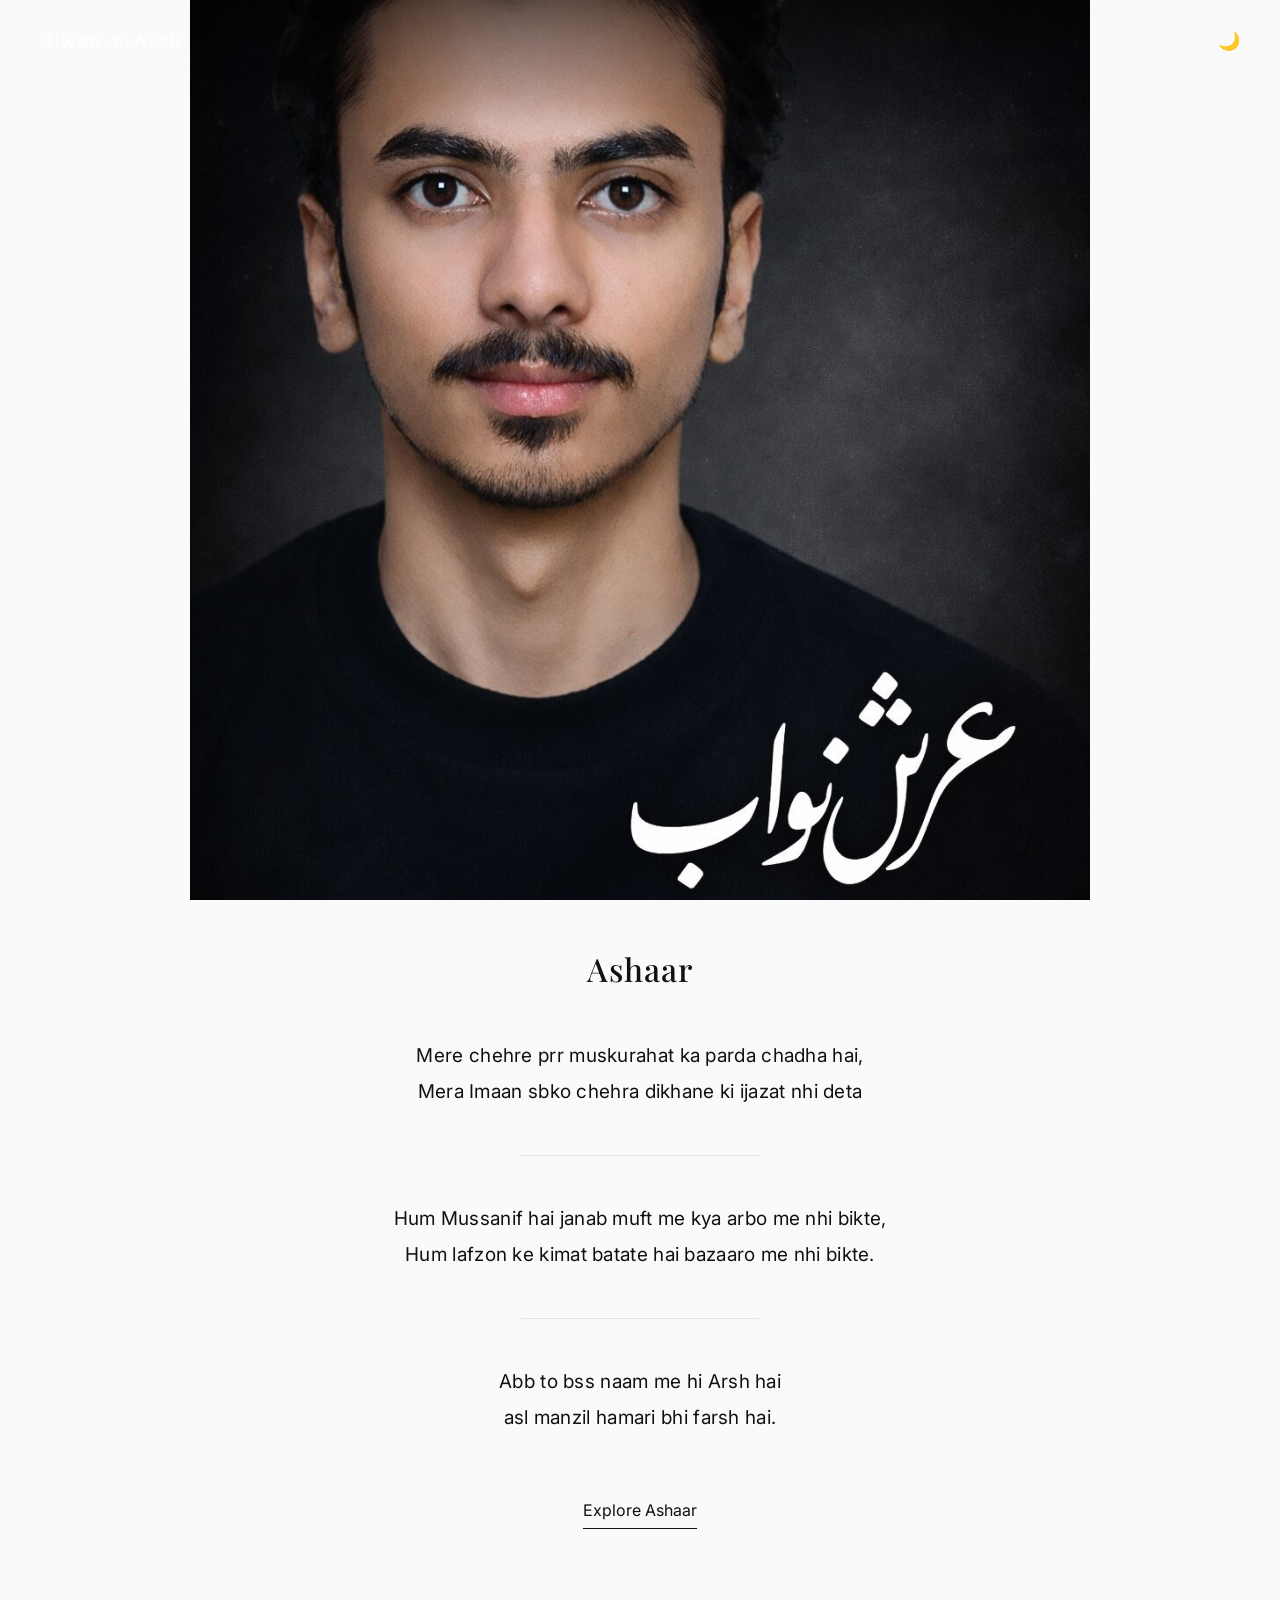
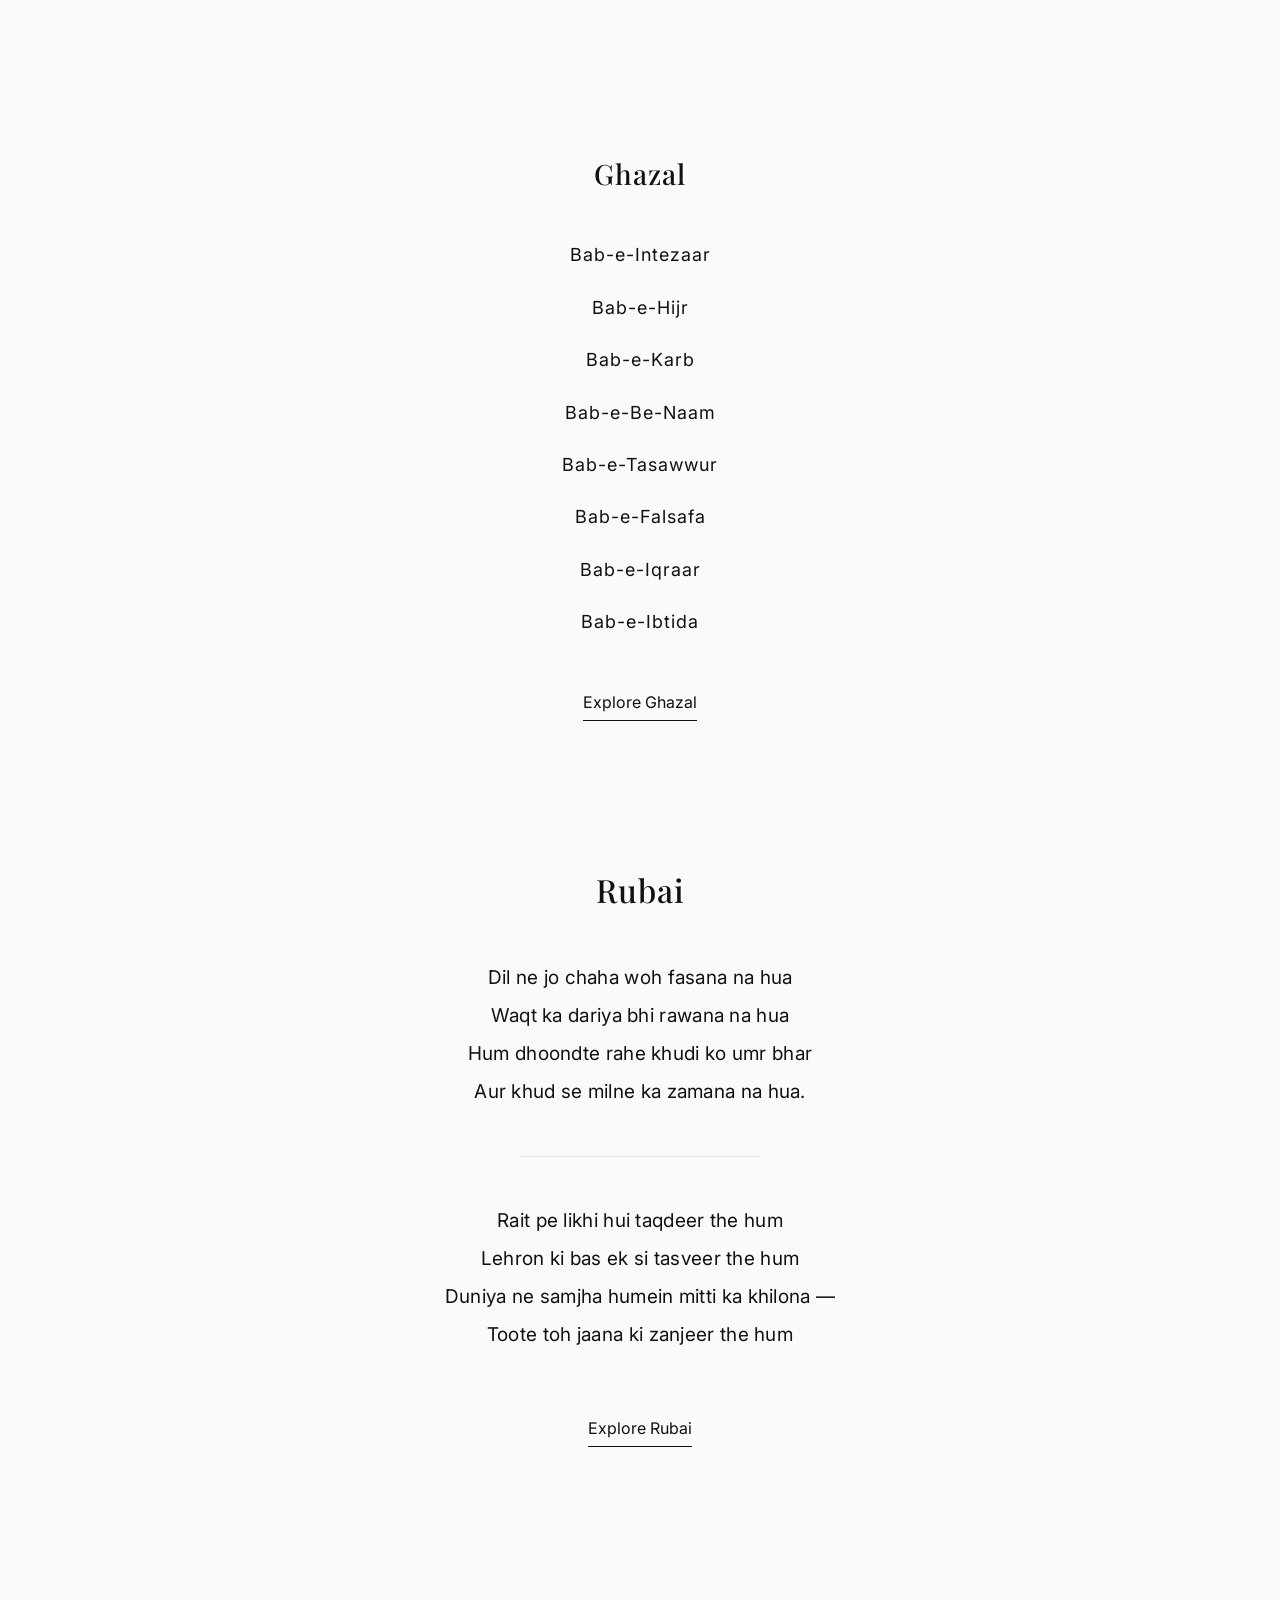
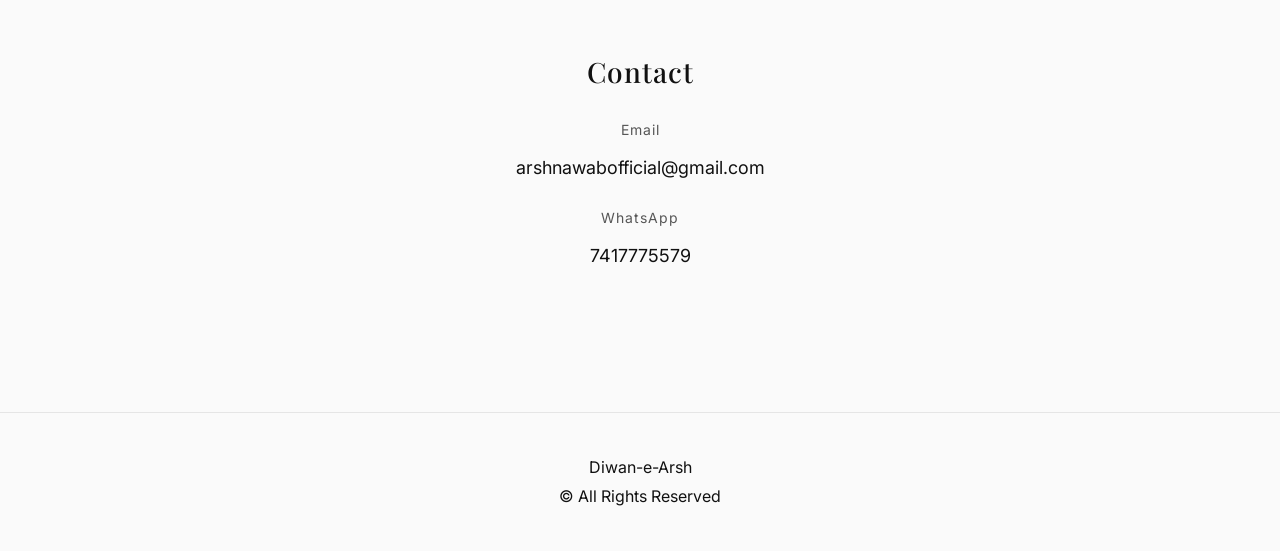
<file: index.html>
<!DOCTYPE html>
<html lang="en">

<head>
  
  <meta charset="UTF-8">
  <meta name="viewport" content="width=device-width, initial-scale=1.0">
  
  <title>Diwan-e-Arsh</title>
  
  <link rel="stylesheet" href="css/styles.css">
  
  <link href="https://fonts.googleapis.com/css2?family=Playfair+Display:wght@400;600&family=Inter:wght@300;400&display=swap" rel="stylesheet">
  
</head>


<body class="home">
  
  
  
  <!-- Navbar -->
  
  <nav class="navbar">
    
    <div class="logo">
      Diwan-e-Arsh
    </div>
    
    
    <div class="menu-toggle" id="mobile-menu">
      ☰
    </div>
    
    
    <ul class="nav-links">

<li><a href="index.html">Home</a></li>
<li><a href="ashaar.html">Ashaar</a></li>
<li><a href="ghazal.html">Ghazal</a></li>
<li><a href="rubai.html">Rubai</a></li>
<li><a href="kalaam.html">Kalaam-e-Fikr</a></li>
<li><a href="khutoot.html">Khutoot</a></li>
<li><a href="about.html">About</a></li>

</ul>
    
    
    <button id="theme-toggle">
      🌙
    </button>
    
    
  </nav>
  
  
  
  <!-- Hero Section (Image Only) -->
  
  <section class="hero"></section>
  
<!-- Ashaar Section -->

<section class="ashaar-section">

<h2>Ashaar</h2>

<div class="ashaar">

<p>
Mere chehre prr muskurahat ka parda chadha hai,<br>
Mera Imaan sbko chehra dikhane ki ijazat nhi deta
</p>

<hr>

<p>
Hum Mussanif hai janab muft me kya arbo me nhi bikte,<br>
Hum lafzon ke kimat batate hai bazaaro me nhi bikte.
</p>

<hr>

<p>
Abb to bss naam me hi Arsh hai <br>
asl manzil hamari bhi farsh hai.
</p>

</div>

<a href="ashaar.html" class="explore-btn">
Explore Ashaar
</a>

</section>



<!-- Ghazal Section -->

<section class="ghazal-section">

<h2>Ghazal</h2>

<ul class="ghazal-list">

<li><a href="ghazal.html">Bab-e-Intezaar</a></li>
<li><a href="ghazal.html">Bab-e-Hijr</a></li>
<li><a href="ghazal.html">Bab-e-Karb</a></li>
<li><a href="ghazal.html">Bab-e-Be-Naam</a></li>
<li><a href="ghazal.html">Bab-e-Tasawwur</a></li>
<li><a href="ghazal.html">Bab-e-Falsafa</a></li>
<li><a href="ghazal.html">Bab-e-Iqraar</a></li>
<li><a href="ghazal.html">Bab-e-Ibtida</a></li>

</ul>

<a href="ghazal.html" class="explore-btn">
Explore Ghazal
</a>

</section>



<!-- Rubai Section -->

<section class="rubai-section">

<h2>Rubai</h2>

<div class="rubai">

<p>
Dil ne jo chaha woh fasana na hua <br>
Waqt ka dariya bhi rawana na hua <br>
Hum dhoondte rahe khudi ko umr bhar <br>
Aur khud se milne ka zamana na hua.
</p>

<hr>

<p>
Rait pe likhi hui taqdeer the hum <br>
Lehron ki bas ek si tasveer the hum <br>
Duniya ne samjha humein mitti ka khilona — <br>
Toote toh jaana ki zanjeer the hum
</p>

</div>

<a href="rubai.html" class="explore-btn">
Explore Rubai
</a>

</section>



<!-- Contact Section -->

<section class="contact">

<h2>Contact</h2>

<p>Email</p>
<a href="mailto:arshnawabofficial@gmail.com">
arshnawabofficial@gmail.com
</a>

<p>WhatsApp</p>
<a href="https://wa.me/917417775579">
7417775579
</a>

</section>



<!-- Footer -->

<footer>

<p>Diwan-e-Arsh</p>

<p>© All Rights Reserved</p>

</footer>



<script src="js/main.js"></script>

<body class="home">
</html>
</file>
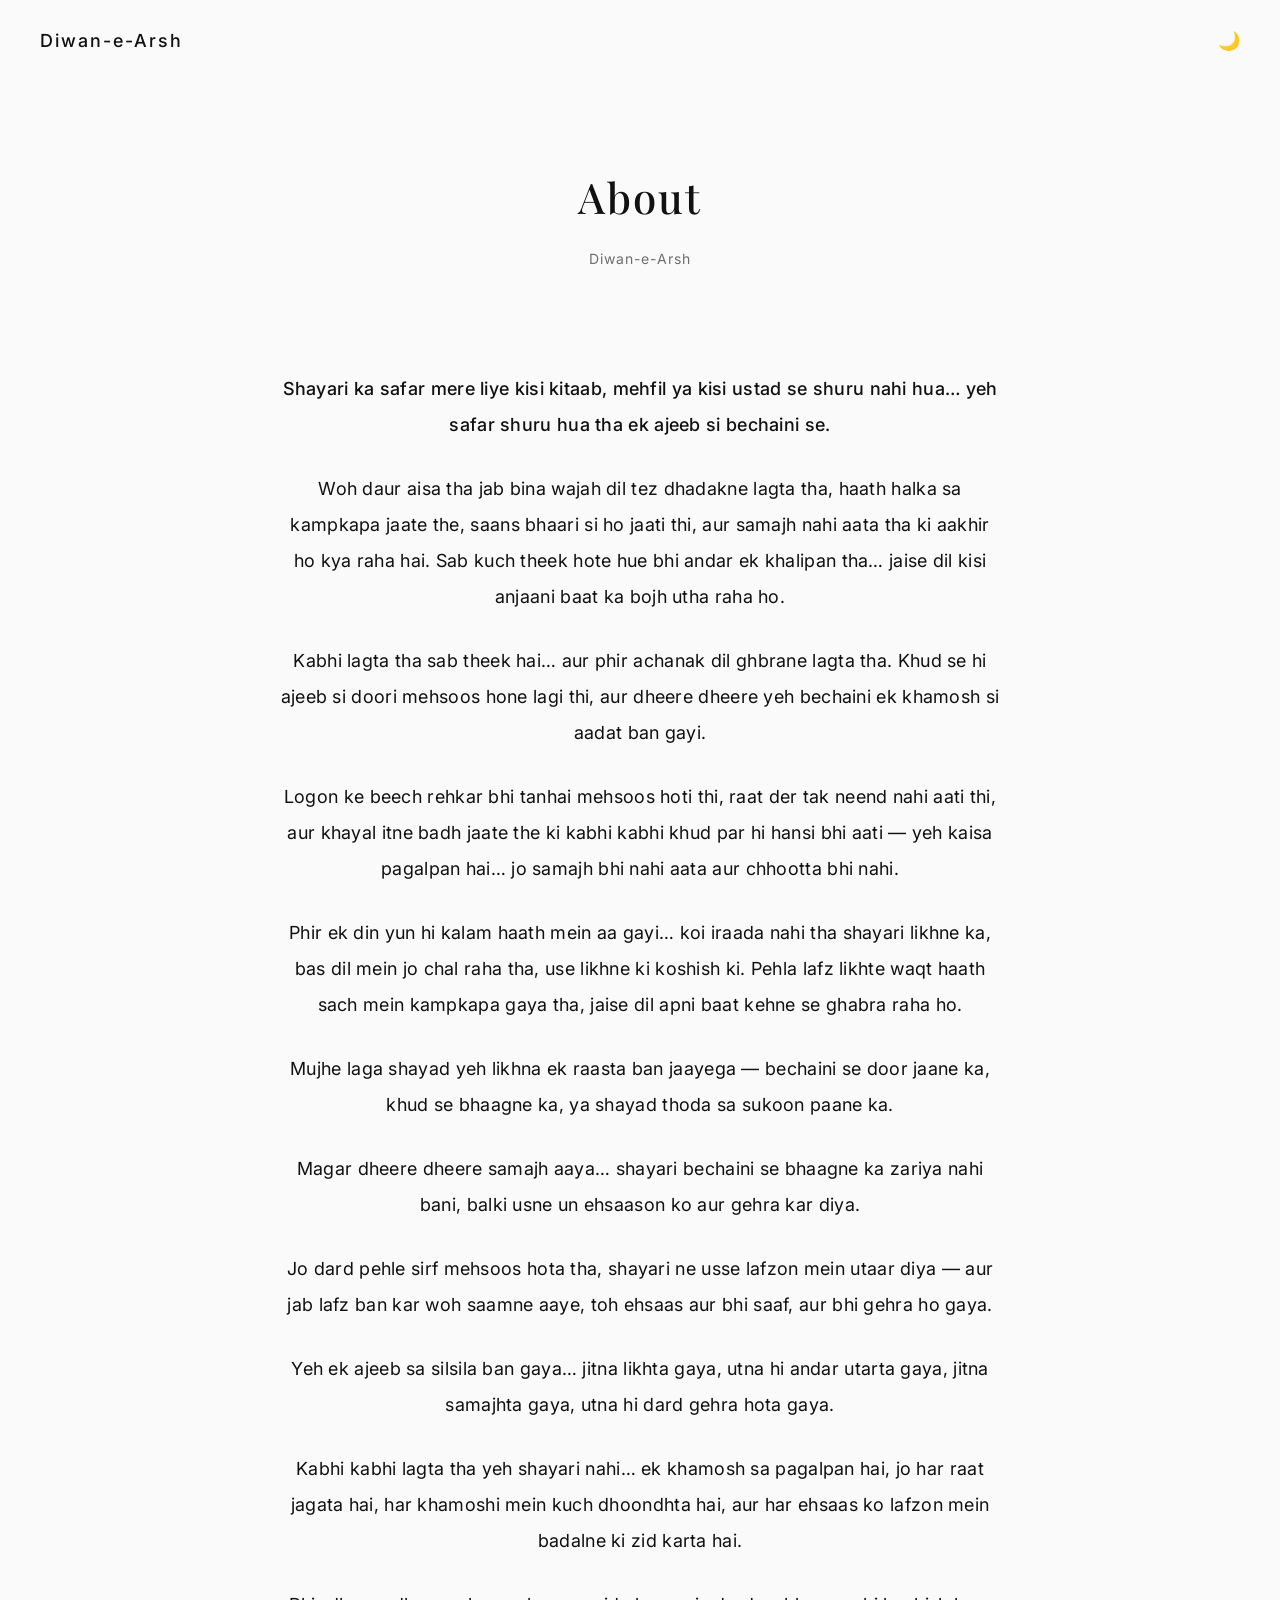
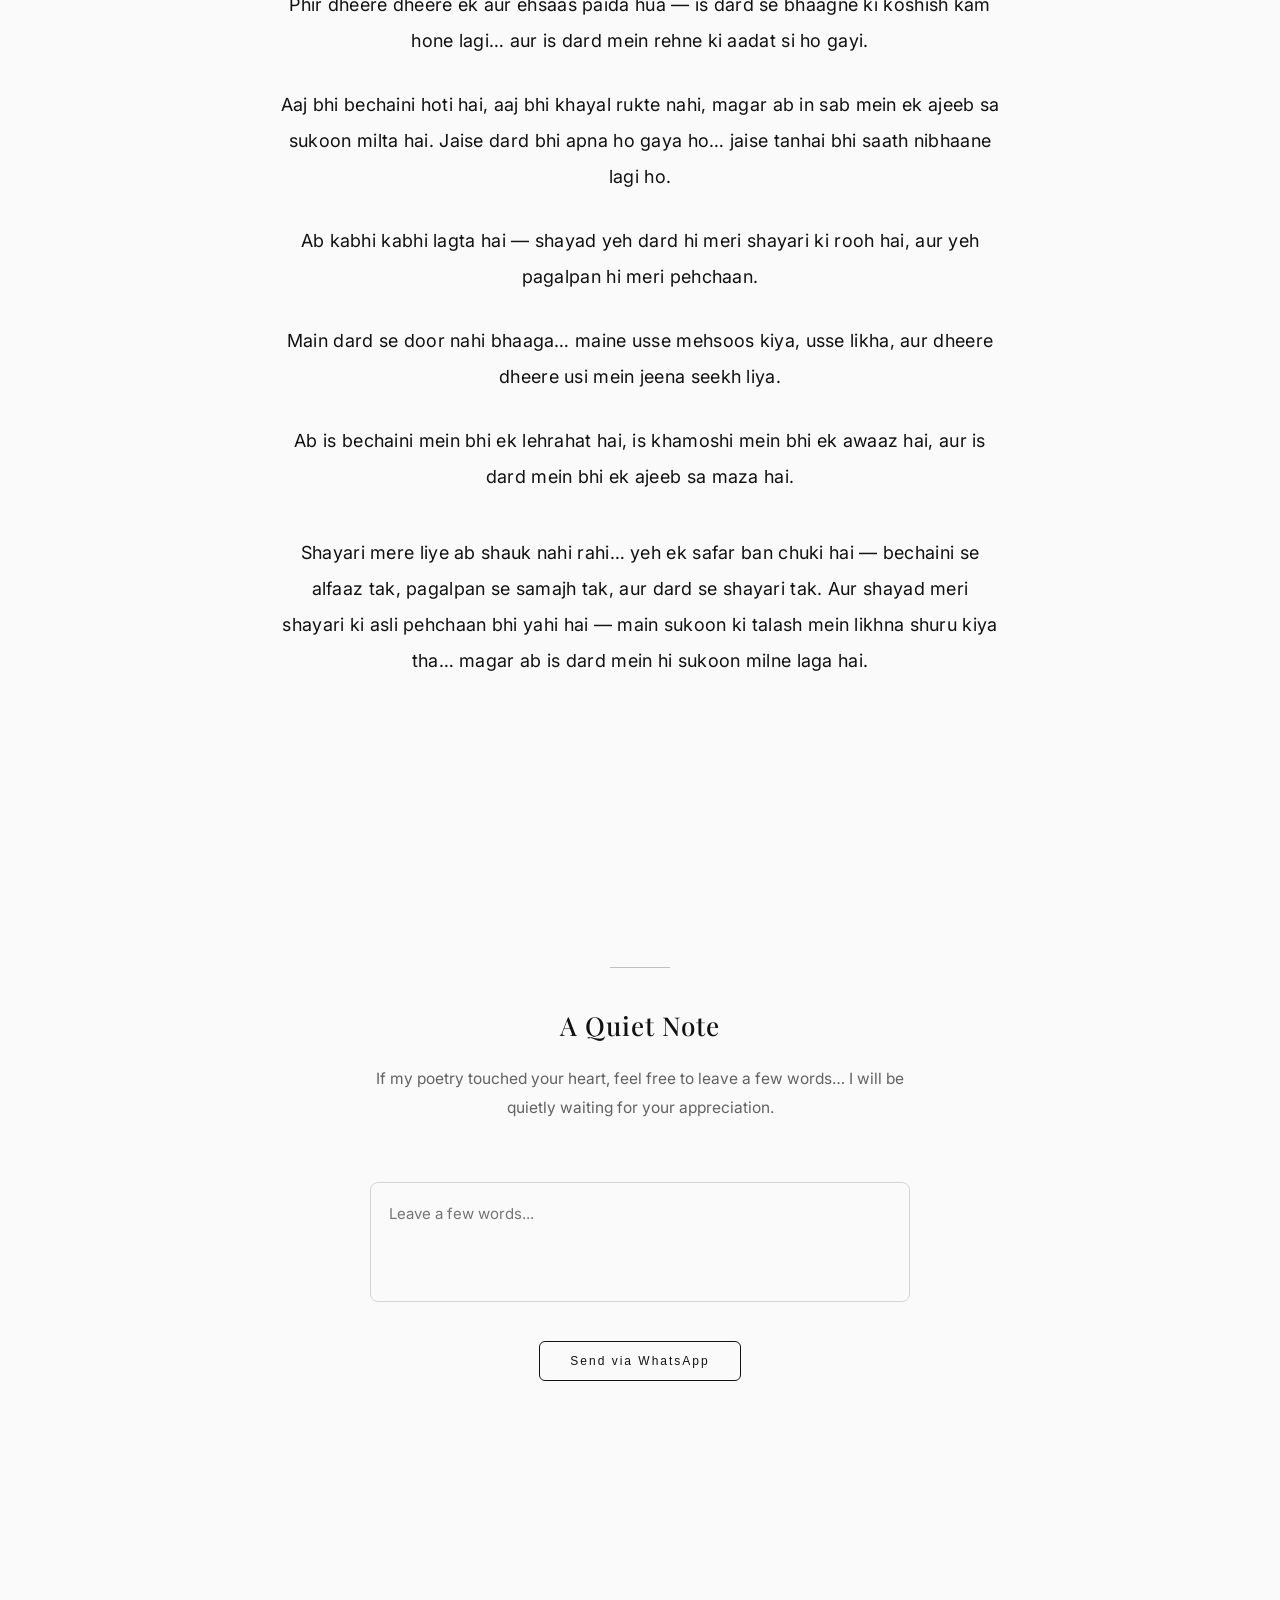
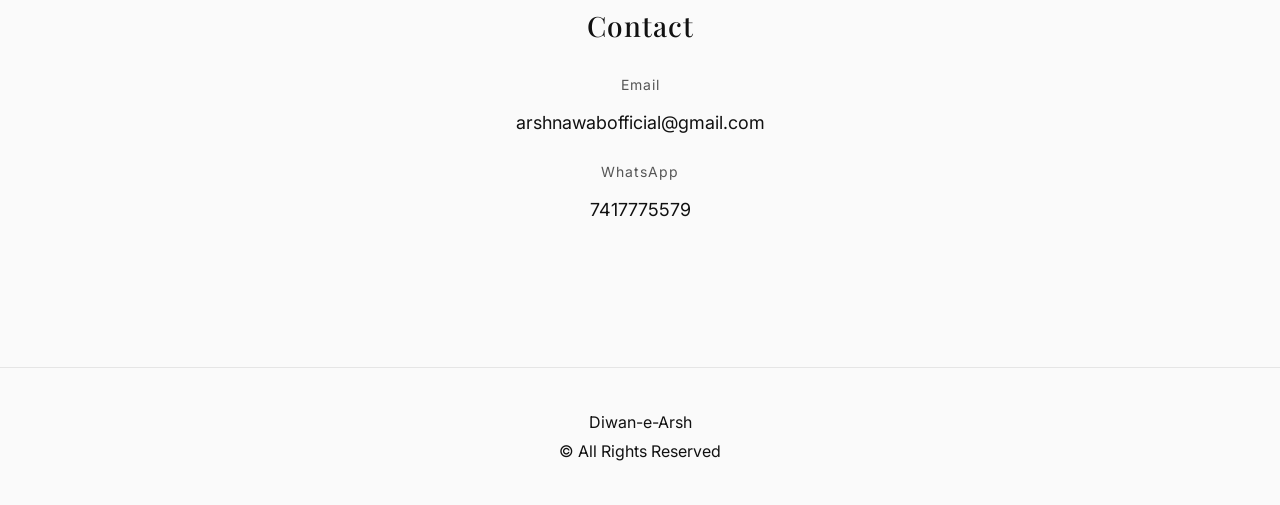
<file: about.html>
<!DOCTYPE html>
<html lang="en">

<head>
  
  <meta charset="UTF-8">
  <meta name="viewport" content="width=device-width, initial-scale=1.0">
  
  <title>About | Diwan-e-Arsh</title>
  
  <link rel="stylesheet" href="css/styles.css">
  
  <link href="https://fonts.googleapis.com/css2?family=Playfair+Display:wght@400;600&family=Inter:wght@300;400&display=swap" rel="stylesheet">
  
</head>

<body>
  
  
  <nav class="navbar">
    
    <div class="logo">
      Diwan-e-Arsh
    </div>
    
    <div class="menu-toggle" id="mobile-menu">
      ☰
    </div>
    
    <ul class="nav-links">

<li><a href="index.html">Home</a></li>
<li><a href="ashaar.html">Ashaar</a></li>
<li><a href="ghazal.html">Ghazal</a></li>
<li><a href="rubai.html">Rubai</a></li>
<li><a href="kalaam.html">Kalaam-e-Fikr</a></li>
<li><a href="khutoot.html">Khutoot</a></li>
<li><a href="about.html">About</a></li>

</ul>
    
    <button id="theme-toggle">
      🌙
    </button>
    
  </nav>
  
  
  
  <section class="page-header">
    
    <h1>About</h1>
    
    <p class="subtitle">
      Diwan-e-Arsh
    </p>
    
  </section>
  
  
  
  <section class="about-section">
    
    <div class="about-content">
      
      <p class="about-intro">
        
        Shayari ka safar mere liye kisi kitaab, mehfil ya kisi ustad se shuru nahi hua…
        yeh safar shuru hua tha ek ajeeb si bechaini se.
        
      </p>
      
      
      <p>
        
        Woh daur aisa tha jab bina wajah dil tez dhadakne lagta tha, haath halka sa kampkapa jaate the, saans bhaari si ho jaati thi, aur samajh nahi aata tha ki aakhir ho kya raha hai. Sab kuch theek hote hue bhi andar ek khalipan tha… jaise dil kisi anjaani baat ka bojh utha raha ho.
        
      </p>
      
      
      <p>
        
        Kabhi lagta tha sab theek hai… aur phir achanak dil ghbrane lagta tha. Khud se hi ajeeb si doori mehsoos hone lagi thi, aur dheere dheere yeh bechaini ek khamosh si aadat ban gayi.
        
      </p>
      
      
      <p>
        
        Logon ke beech rehkar bhi tanhai mehsoos hoti thi, raat der tak neend nahi aati thi, aur khayal itne badh jaate the ki kabhi kabhi khud par hi hansi bhi aati — yeh kaisa pagalpan hai… jo samajh bhi nahi aata aur chhootta bhi nahi.
        
      </p>
     
<p>

Phir ek din yun hi kalam haath mein aa gayi… koi iraada nahi tha shayari likhne ka, bas dil mein jo chal raha tha, use likhne ki koshish ki. Pehla lafz likhte waqt haath sach mein kampkapa gaya tha, jaise dil apni baat kehne se ghabra raha ho.

</p>


<p>

Mujhe laga shayad yeh likhna ek raasta ban jaayega — bechaini se door jaane ka, khud se bhaagne ka, ya shayad thoda sa sukoon paane ka.

</p>


<p>

Magar dheere dheere samajh aaya… shayari bechaini se bhaagne ka zariya nahi bani, balki usne un ehsaason ko aur gehra kar diya.

</p>


<p>

Jo dard pehle sirf mehsoos hota tha, shayari ne usse lafzon mein utaar diya — aur jab lafz ban kar woh saamne aaye, toh ehsaas aur bhi saaf, aur bhi gehra ho gaya.

</p>


<p>

Yeh ek ajeeb sa silsila ban gaya… jitna likhta gaya, utna hi andar utarta gaya, jitna samajhta gaya, utna hi dard gehra hota gaya.

</p>


<p>

Kabhi kabhi lagta tha yeh shayari nahi… ek khamosh sa pagalpan hai, jo har raat jagata hai, har khamoshi mein kuch dhoondhta hai, aur har ehsaas ko lafzon mein badalne ki zid karta hai.

</p>


<p>

Phir dheere dheere ek aur ehsaas paida hua — is dard se bhaagne ki koshish kam hone lagi… aur is dard mein rehne ki aadat si ho gayi.

</p>


<p>

Aaj bhi bechaini hoti hai, aaj bhi khayal rukte nahi, magar ab in sab mein ek ajeeb sa sukoon milta hai. Jaise dard bhi apna ho gaya ho… jaise tanhai bhi saath nibhaane lagi ho.

</p>


<p>

Ab kabhi kabhi lagta hai — shayad yeh dard hi meri shayari ki rooh hai, aur yeh pagalpan hi meri pehchaan.

</p>


<p>

Main dard se door nahi bhaaga… maine usse mehsoos kiya, usse likha, aur dheere dheere usi mein jeena seekh liya.

</p>


<p>

Ab is bechaini mein bhi ek lehrahat hai, is khamoshi mein bhi ek awaaz hai, aur is dard mein bhi ek ajeeb sa maza hai.

</p>


<p class="about-closing">

Shayari mere liye ab shauk nahi rahi… yeh ek safar ban chuki hai —  
bechaini se alfaaz tak,  
pagalpan se samajh tak,  
aur dard se shayari tak.  

Aur shayad meri shayari ki asli pehchaan bhi yahi hai —  
main sukoon ki talash mein likhna shuru kiya tha…  
magar ab is dard mein hi sukoon milne laga hai.

</p>

</div>

</section>
<section class="appreciation-section">

<div class="appreciation-inner">

<div class="divider"></div>

<h2 class="appreciation-heading">
A Quiet Note
</h2>

<p class="appreciation-subtext">
If my poetry touched your heart, feel free to leave a few words…  
I will be quietly waiting for your appreciation.
</p>

<form id="appreciationForm">

<textarea 
id="appreciationMessage"
placeholder="Leave a few words..."
required
></textarea>

<button type="submit">
Send via WhatsApp
</button>

</form>

</div>

</section>

<!-- Contact -->

<section class="contact">

<h2>Contact</h2>

<p>Email</p>
<a href="mailto:arshnawabofficial@gmail.com">
arshnawabofficial@gmail.com
</a>

<p>WhatsApp</p>
<a href="https://wa.me/917417775579">
7417775579
</a>

</section>



<footer>

<p>Diwan-e-Arsh</p>

<p>© All Rights Reserved</p>

</footer>


<script src="js/main.js"></script>

</body>
</html>
</file>
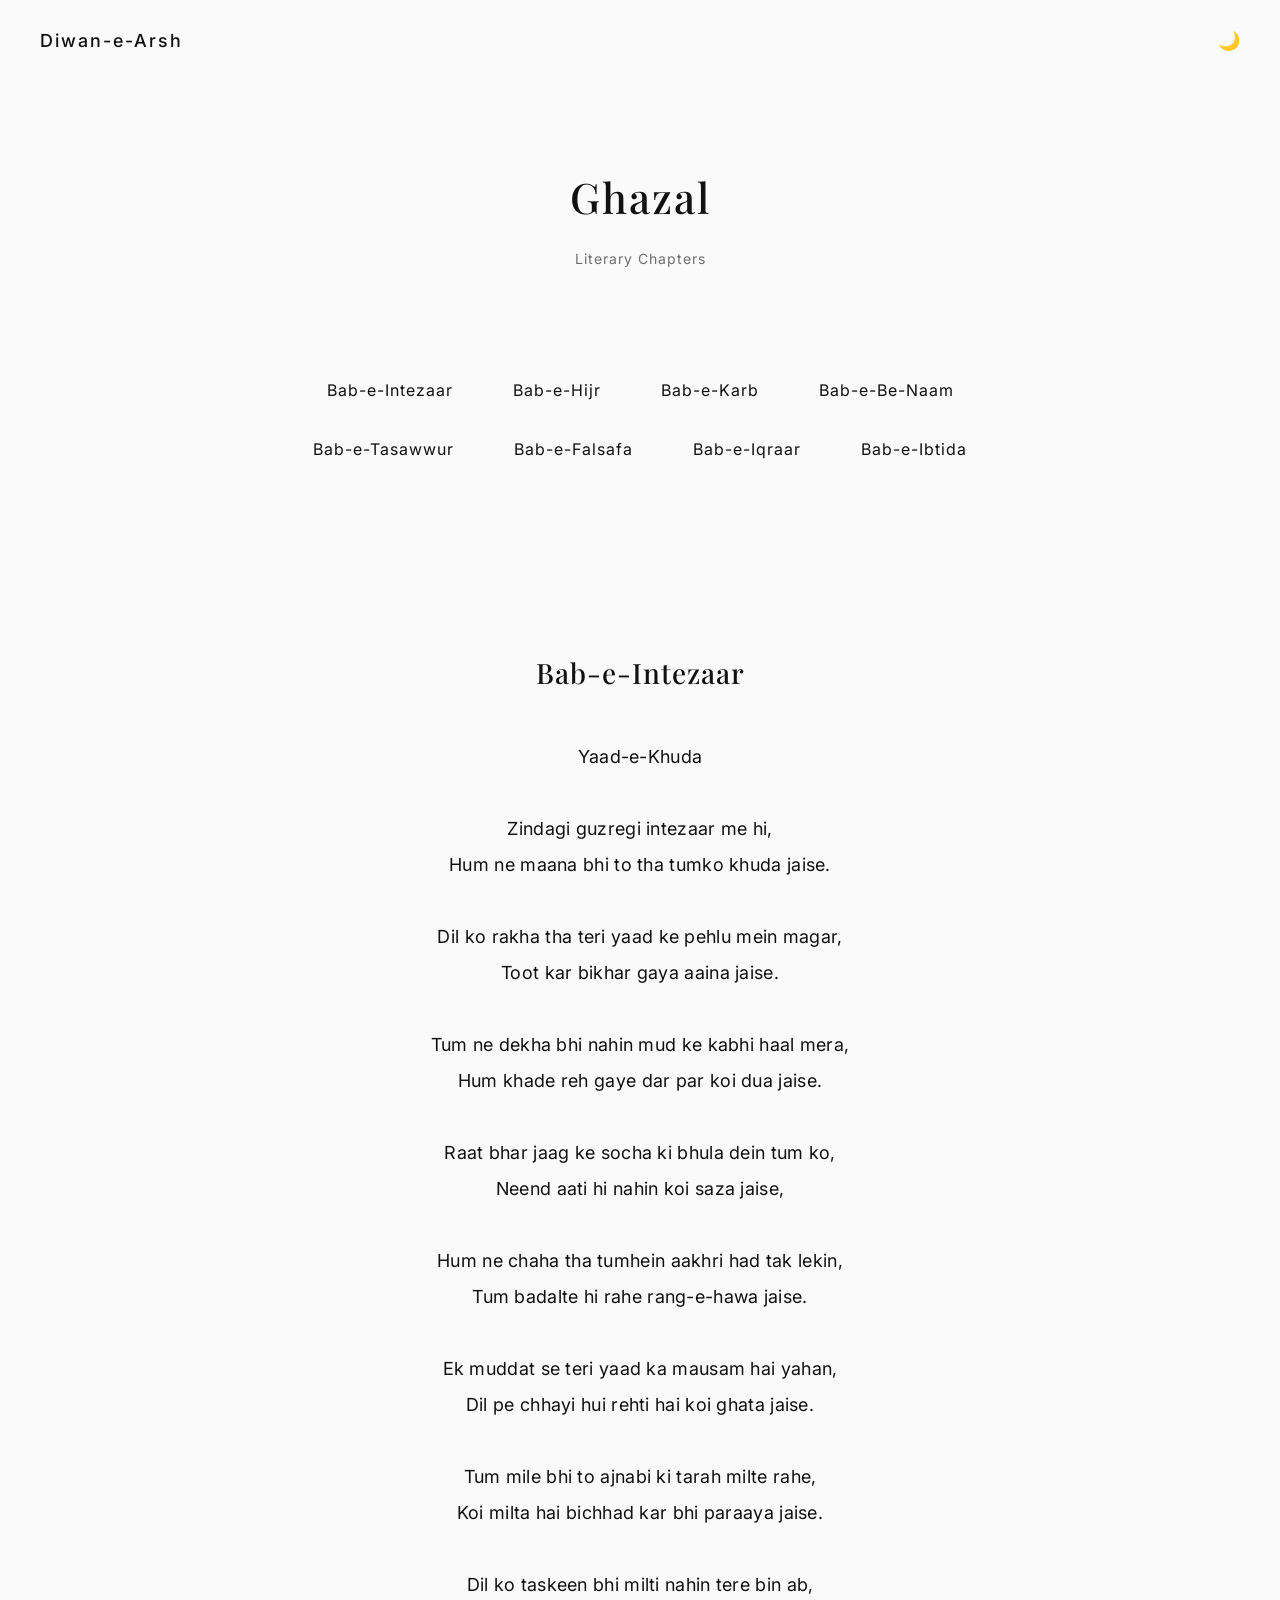
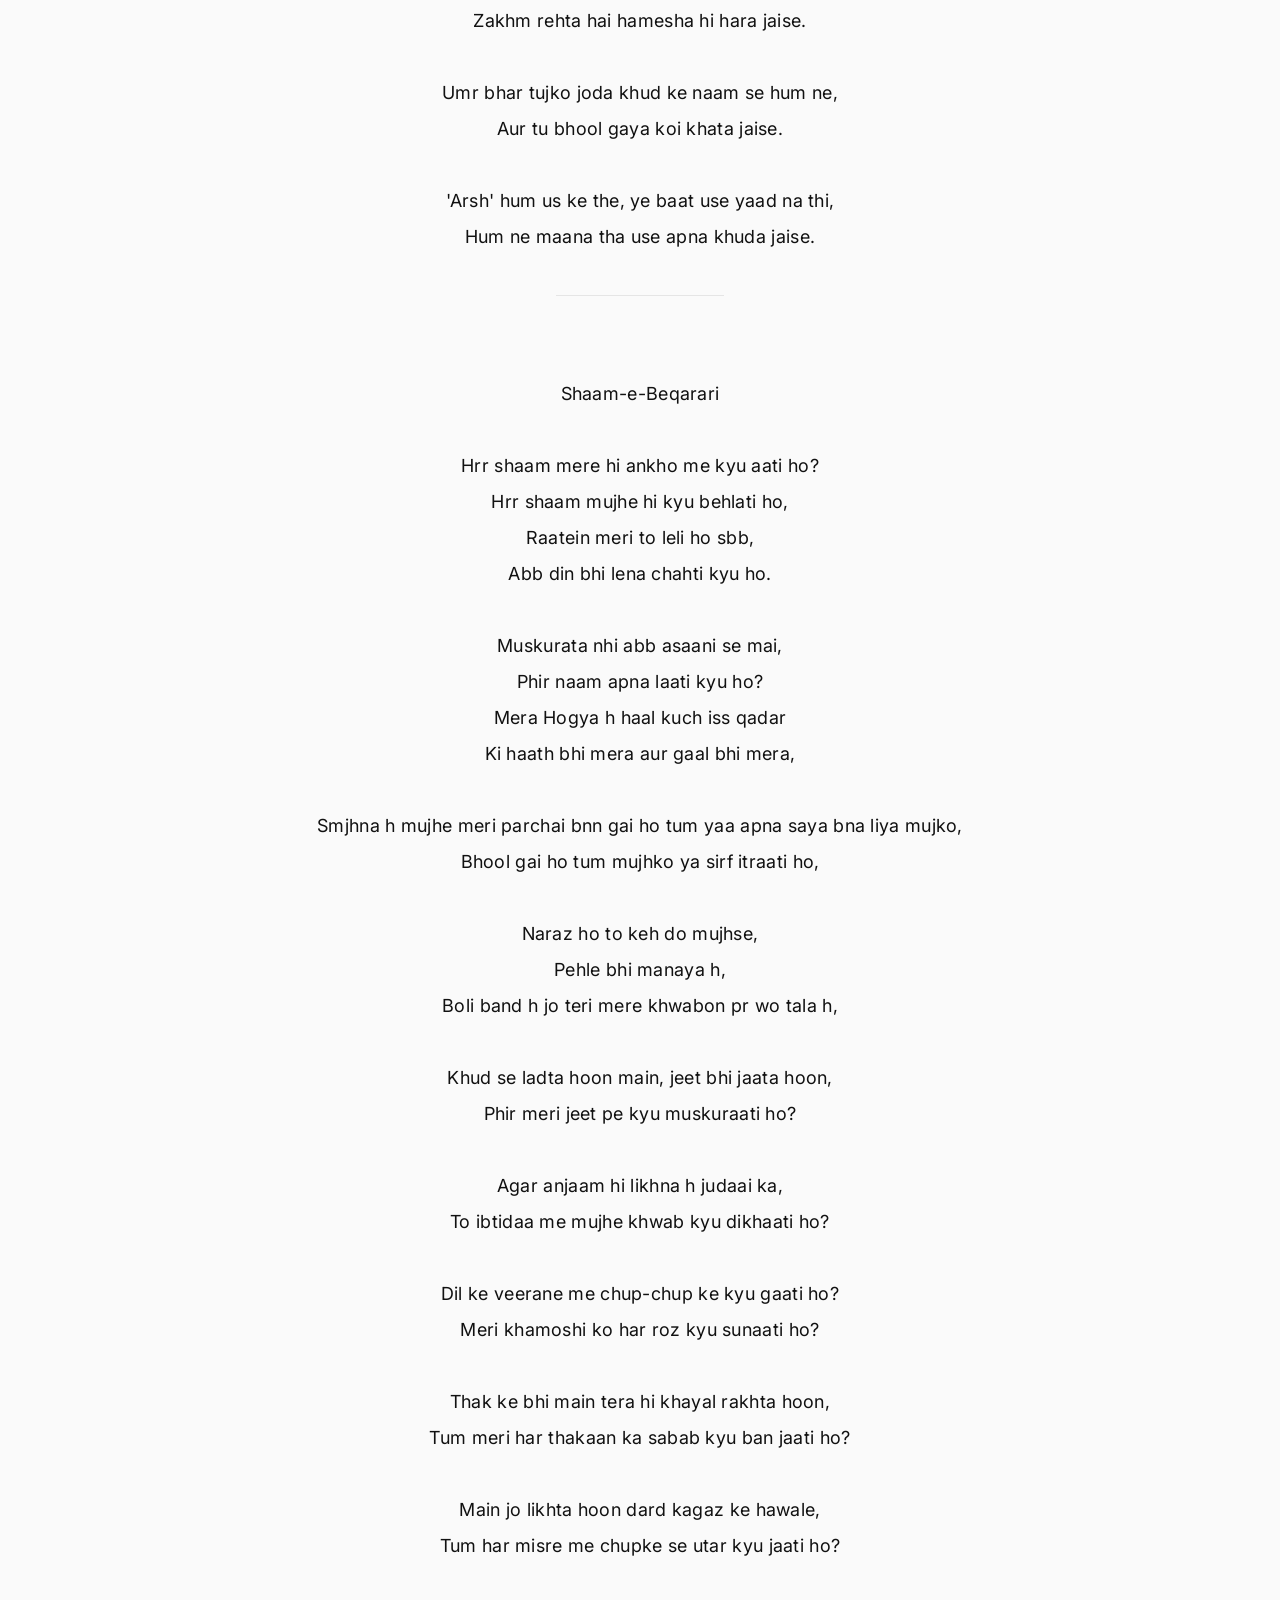
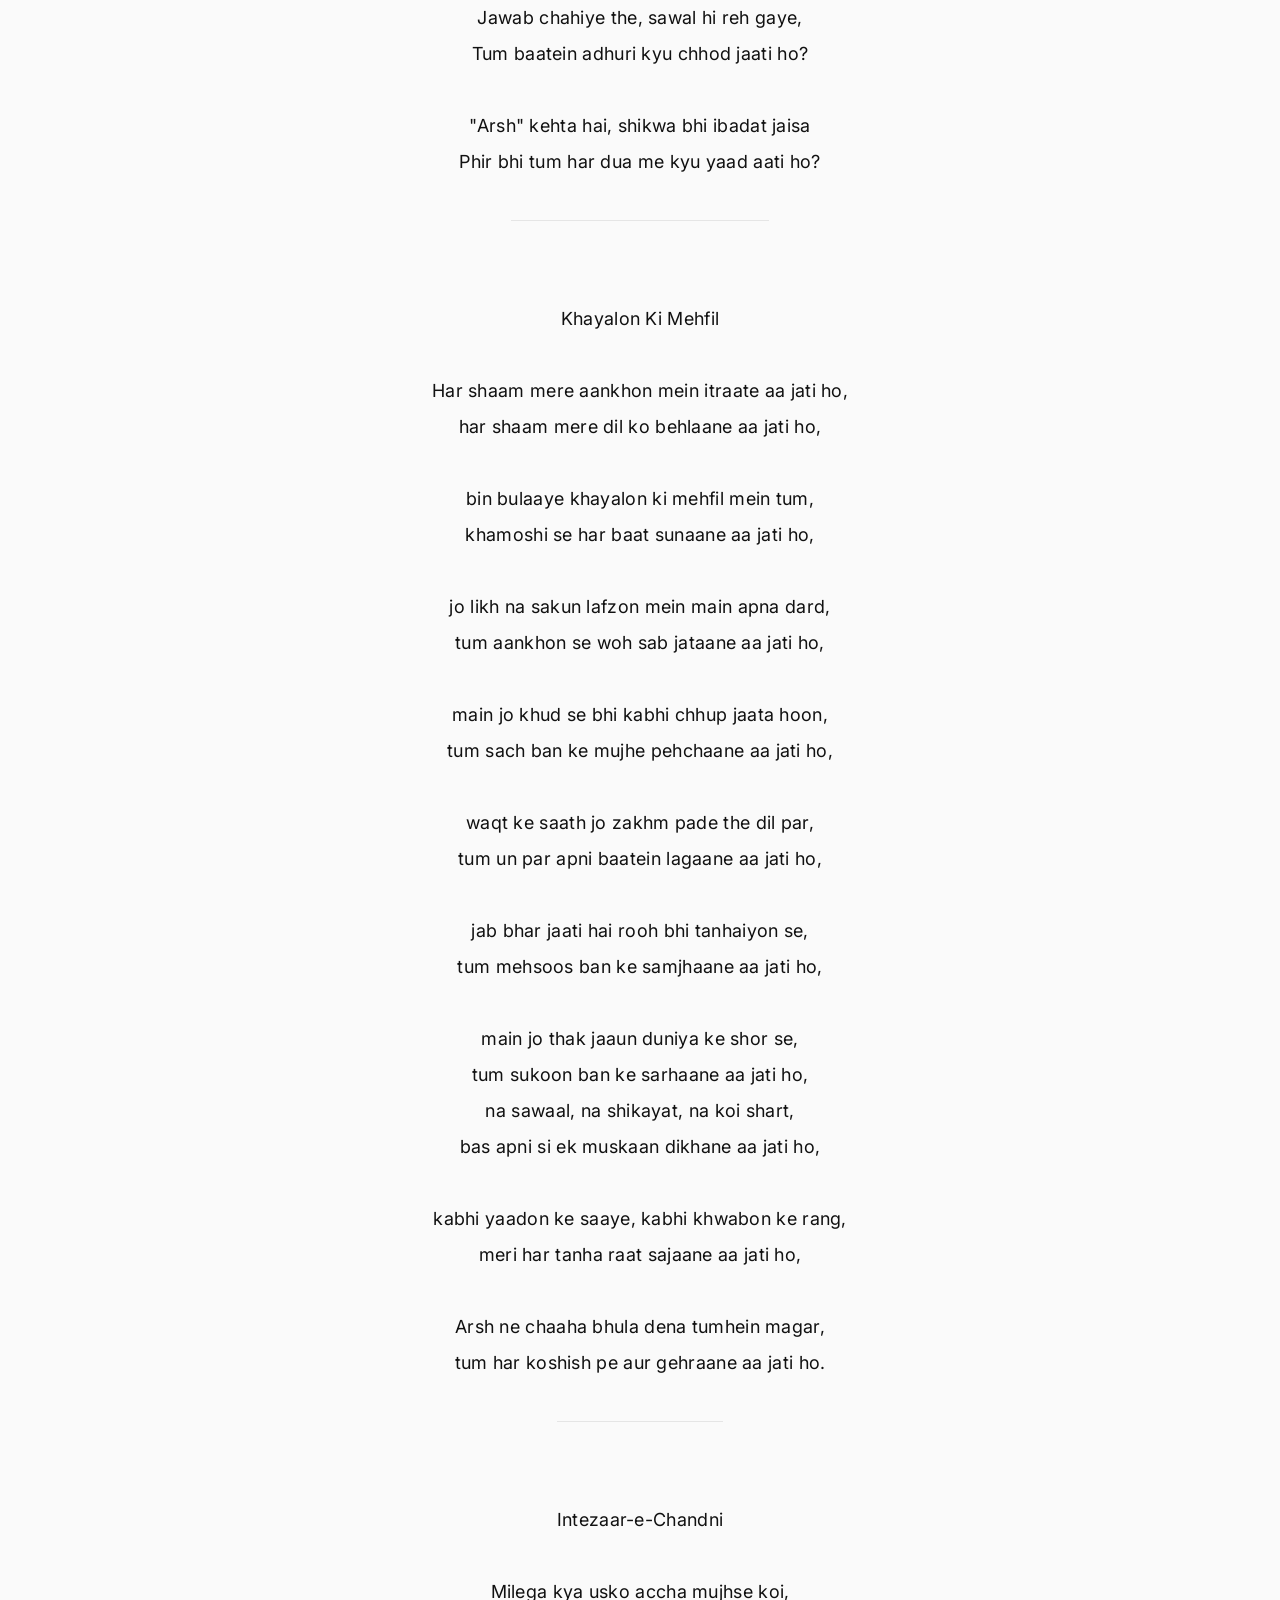
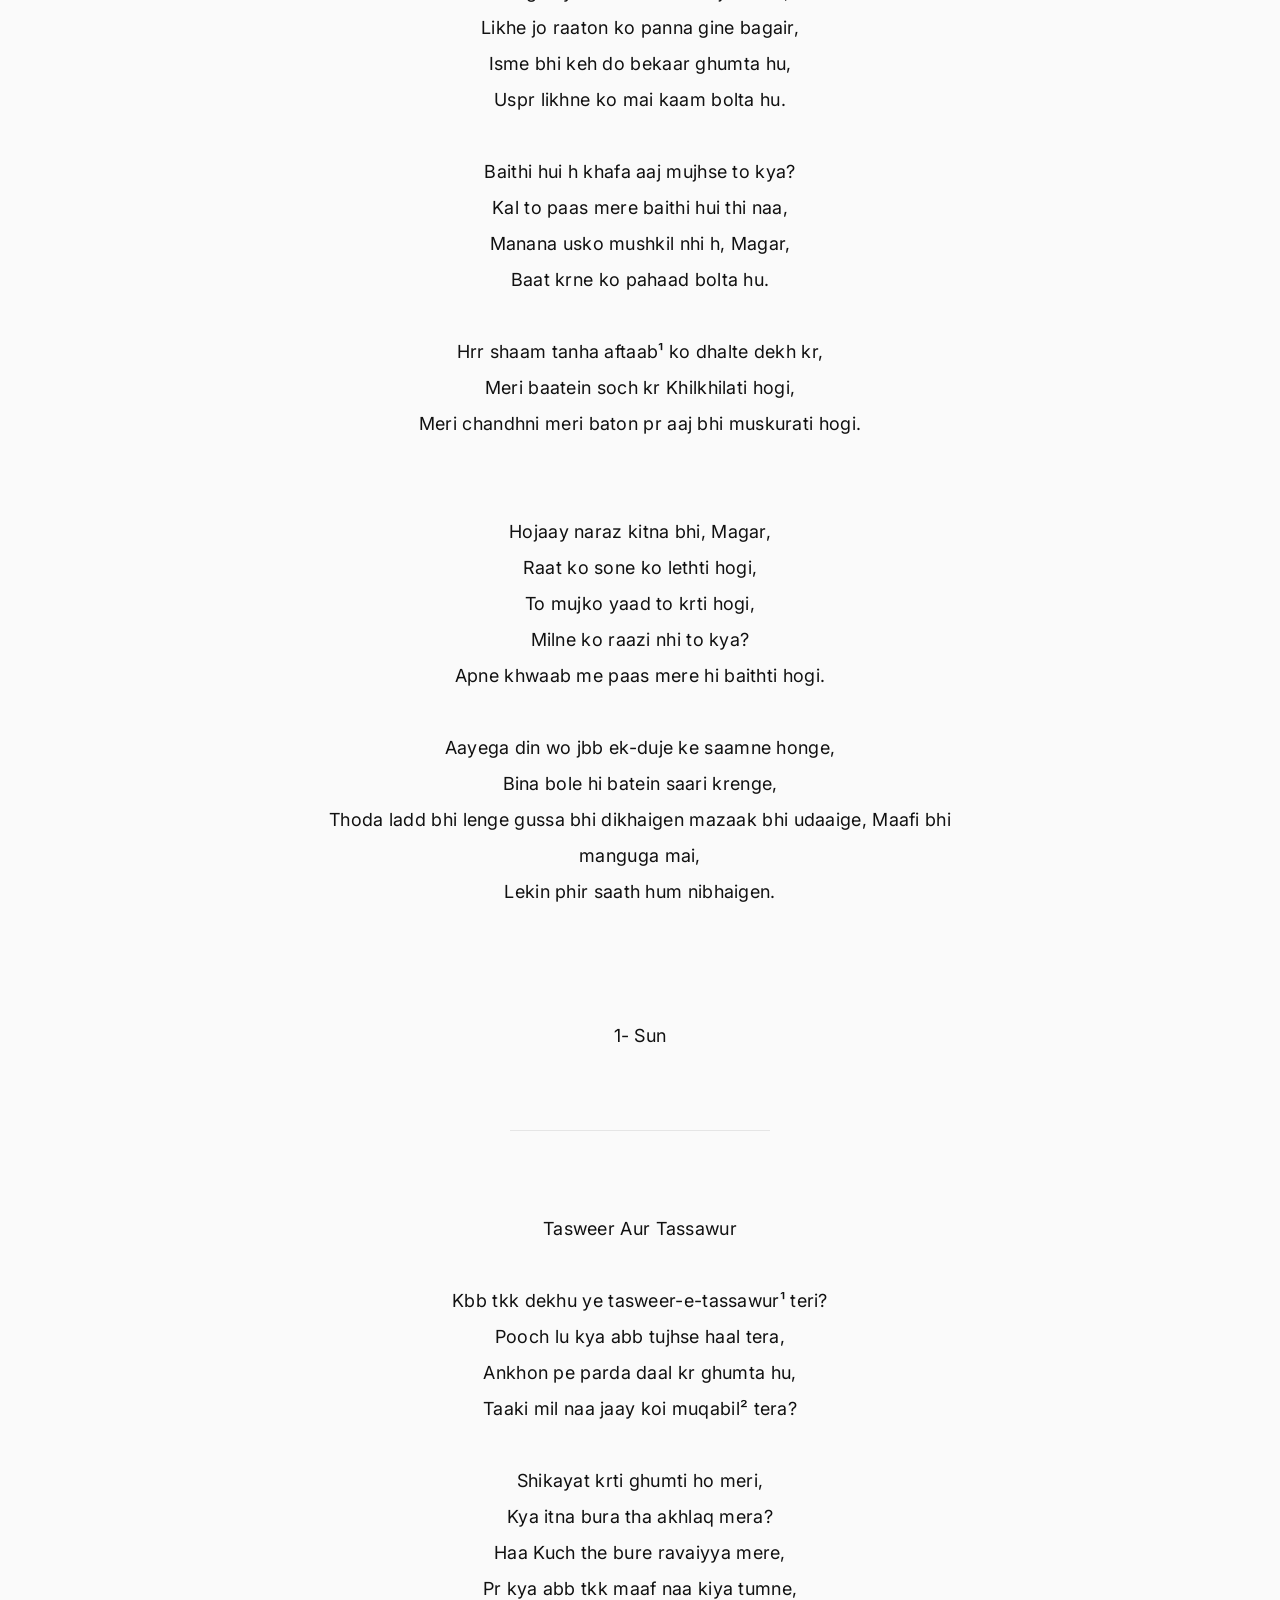
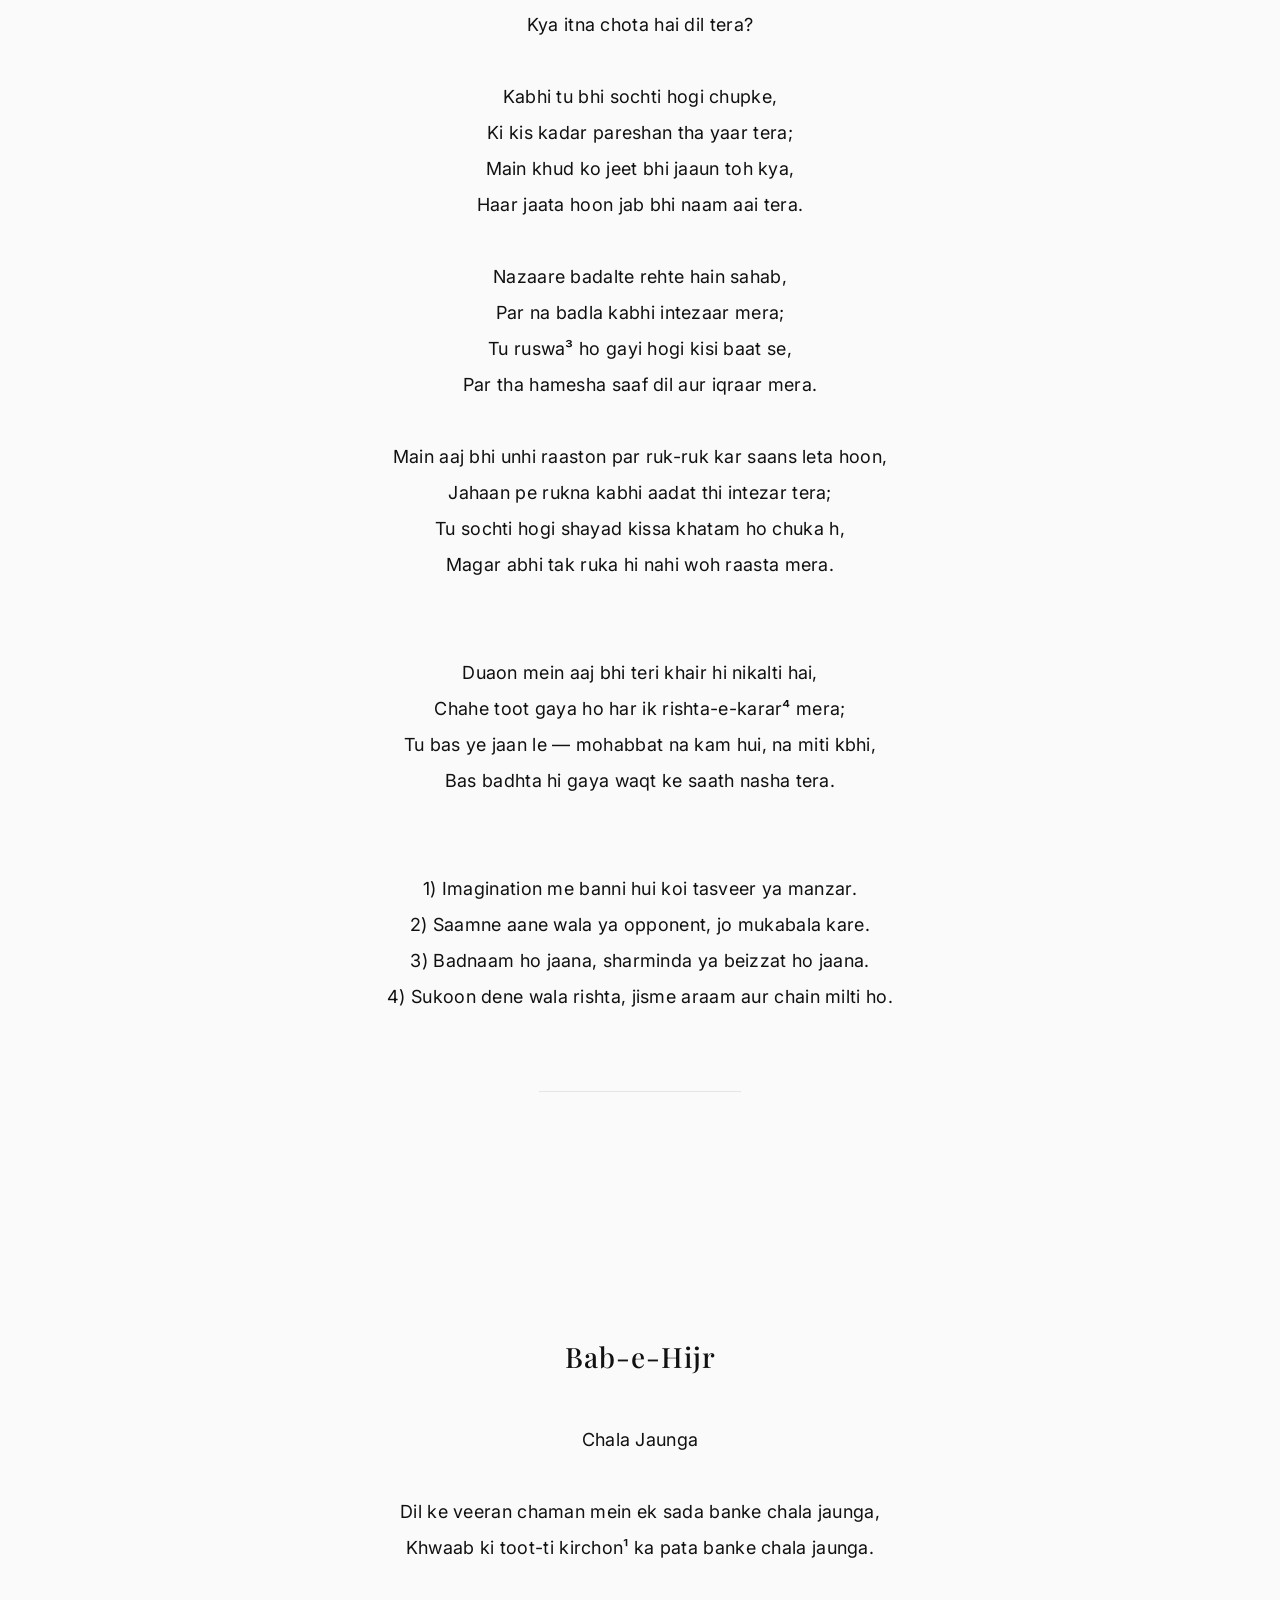
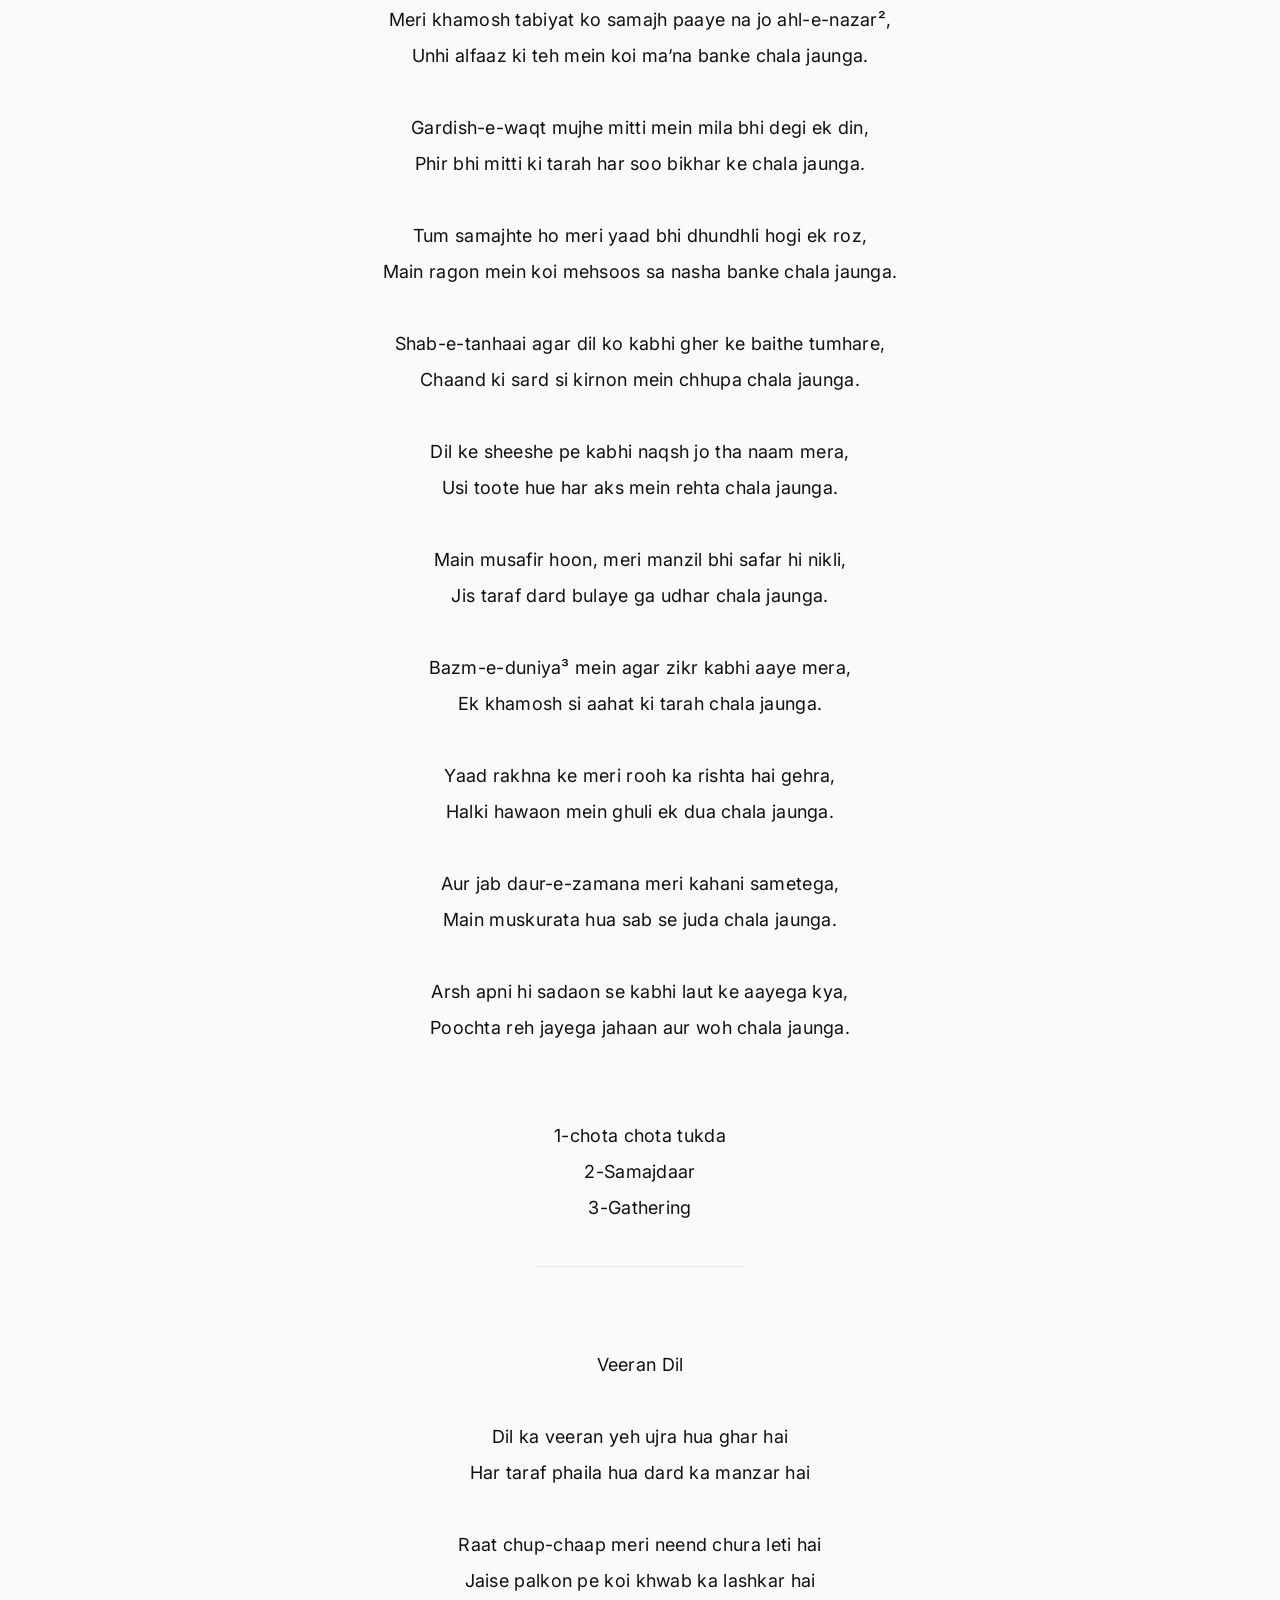
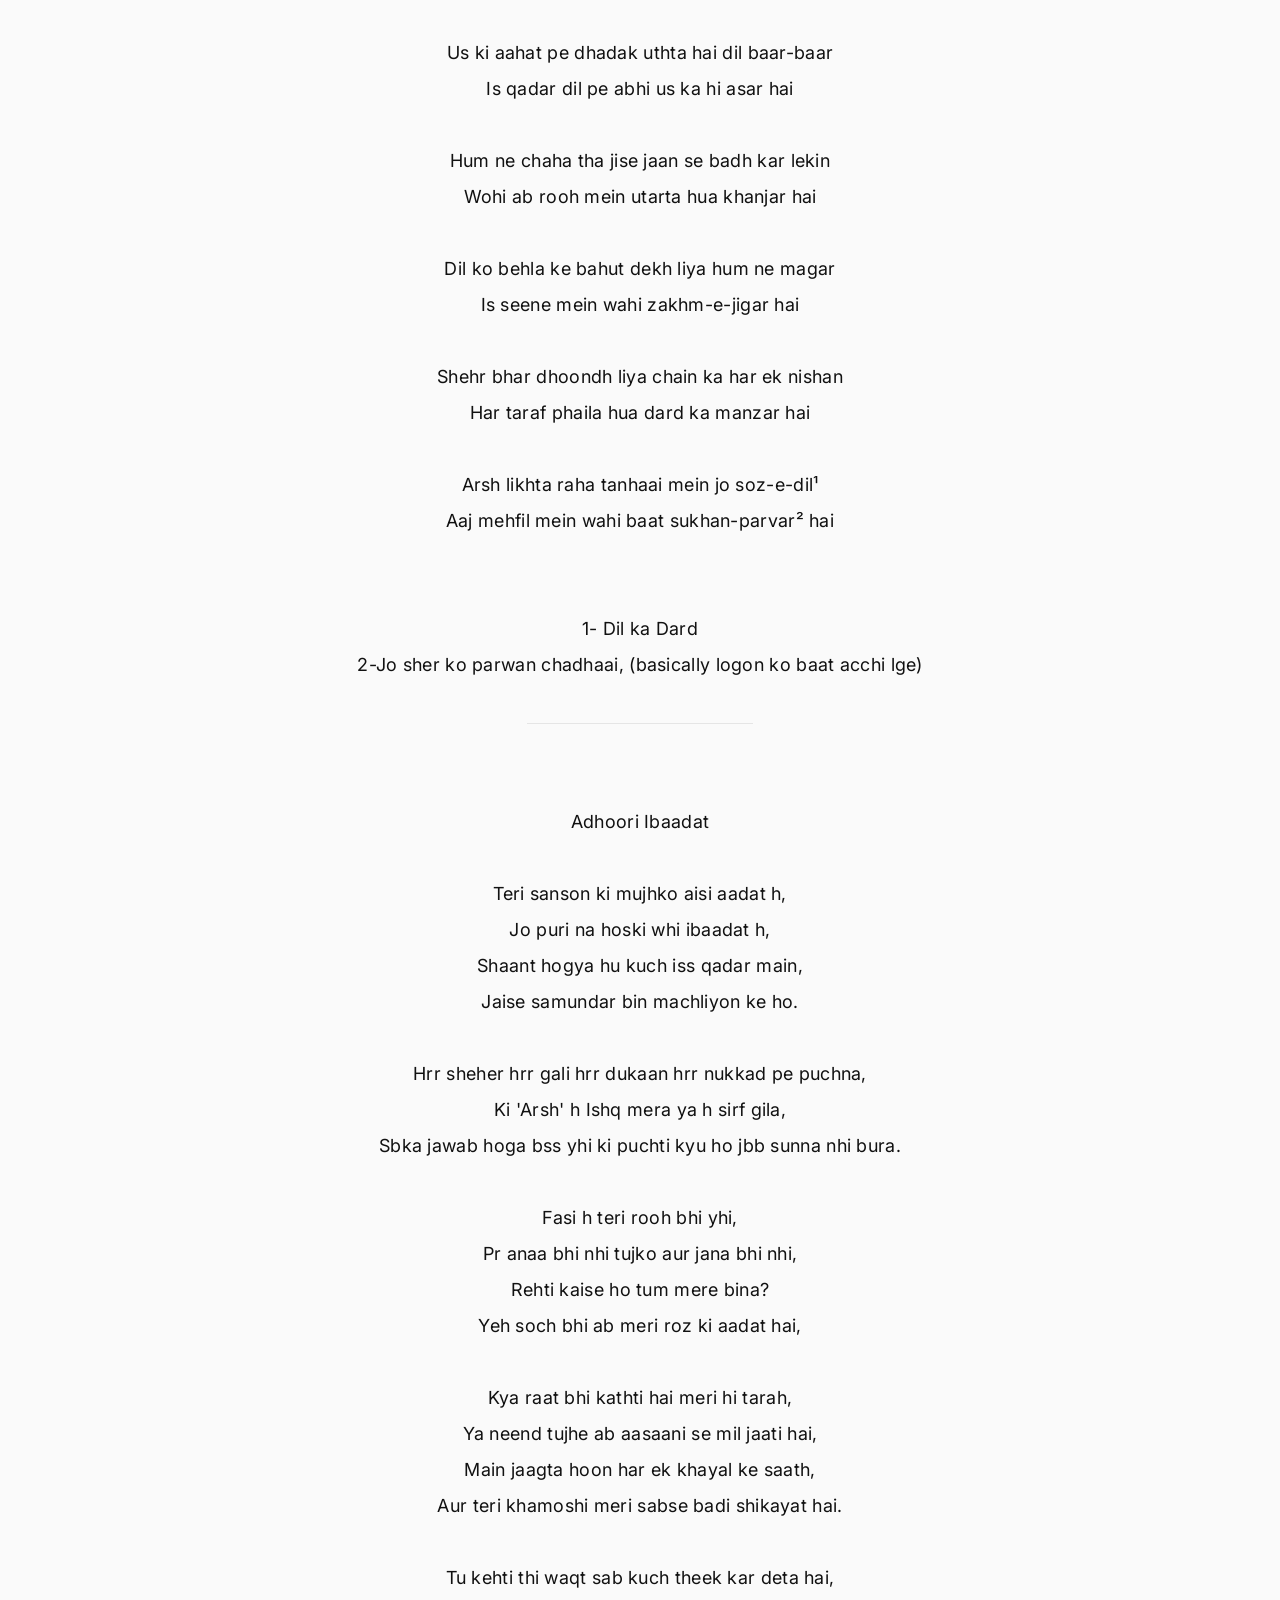
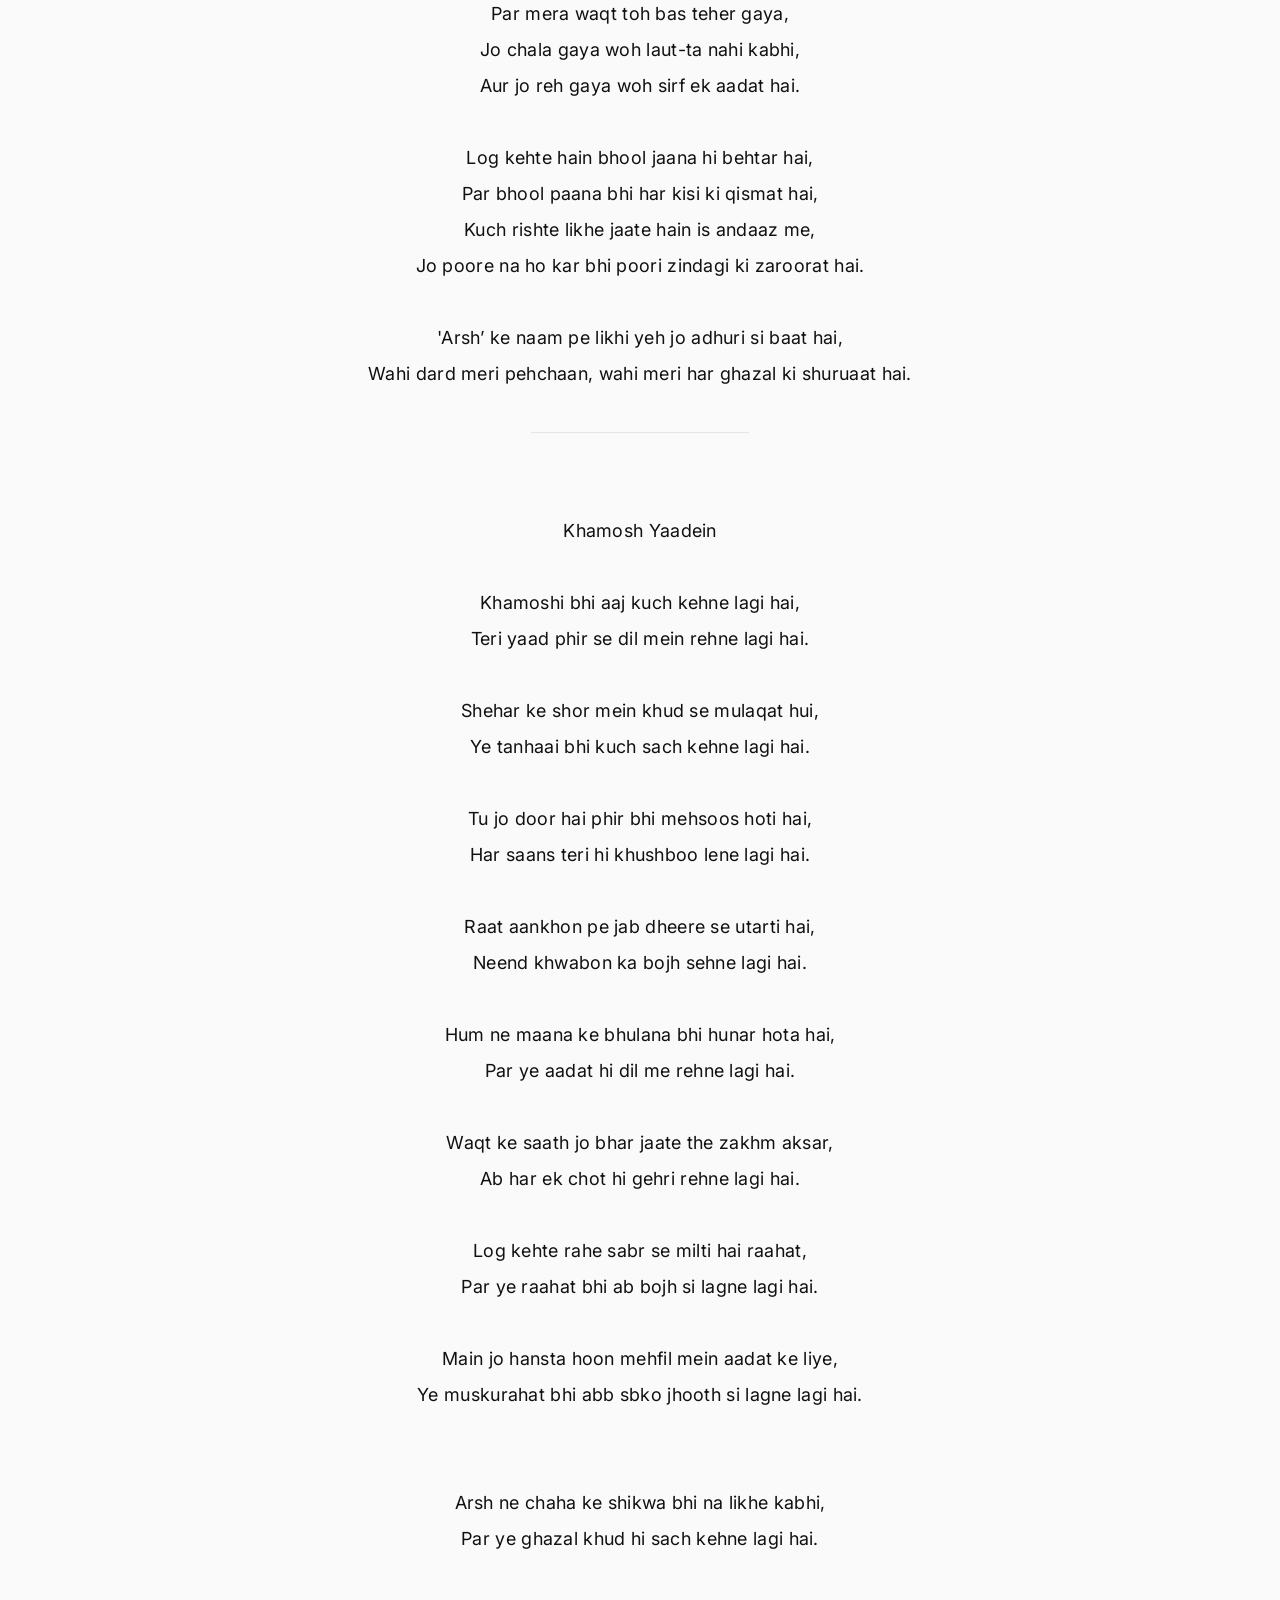
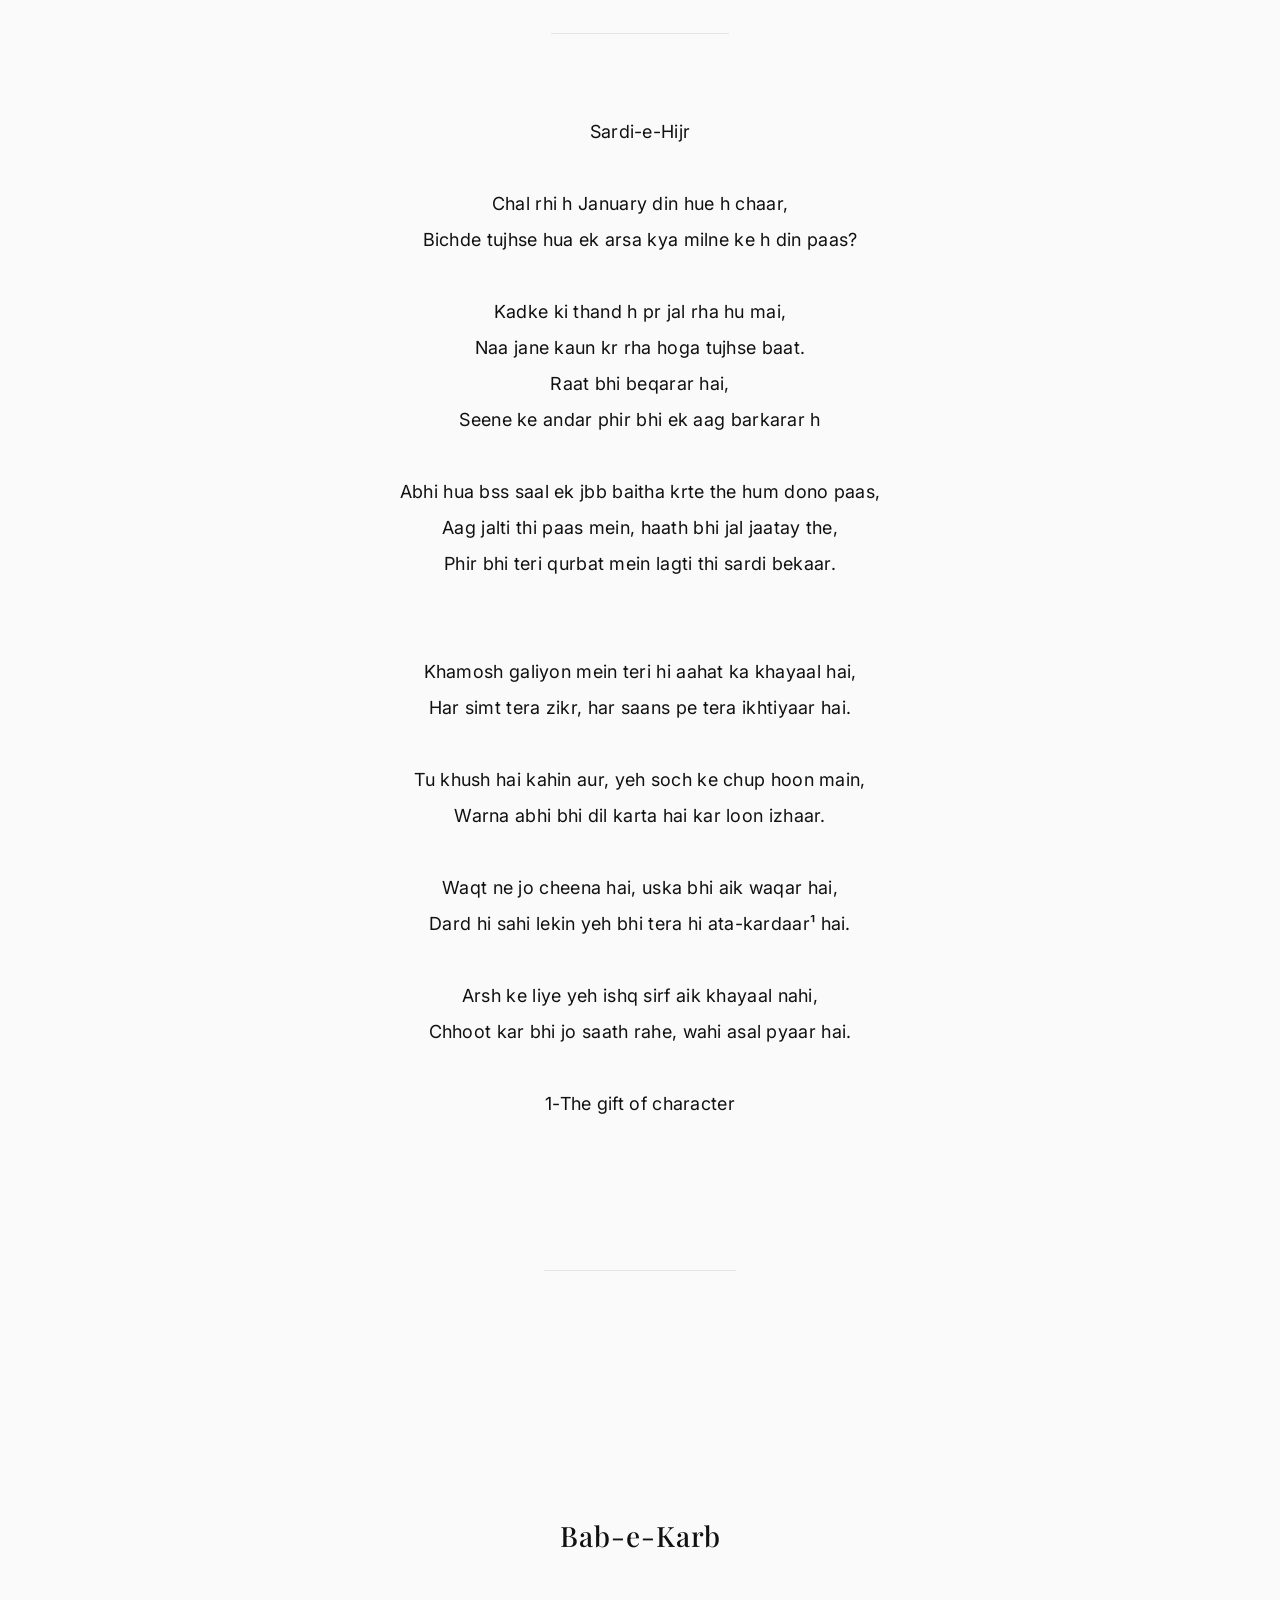
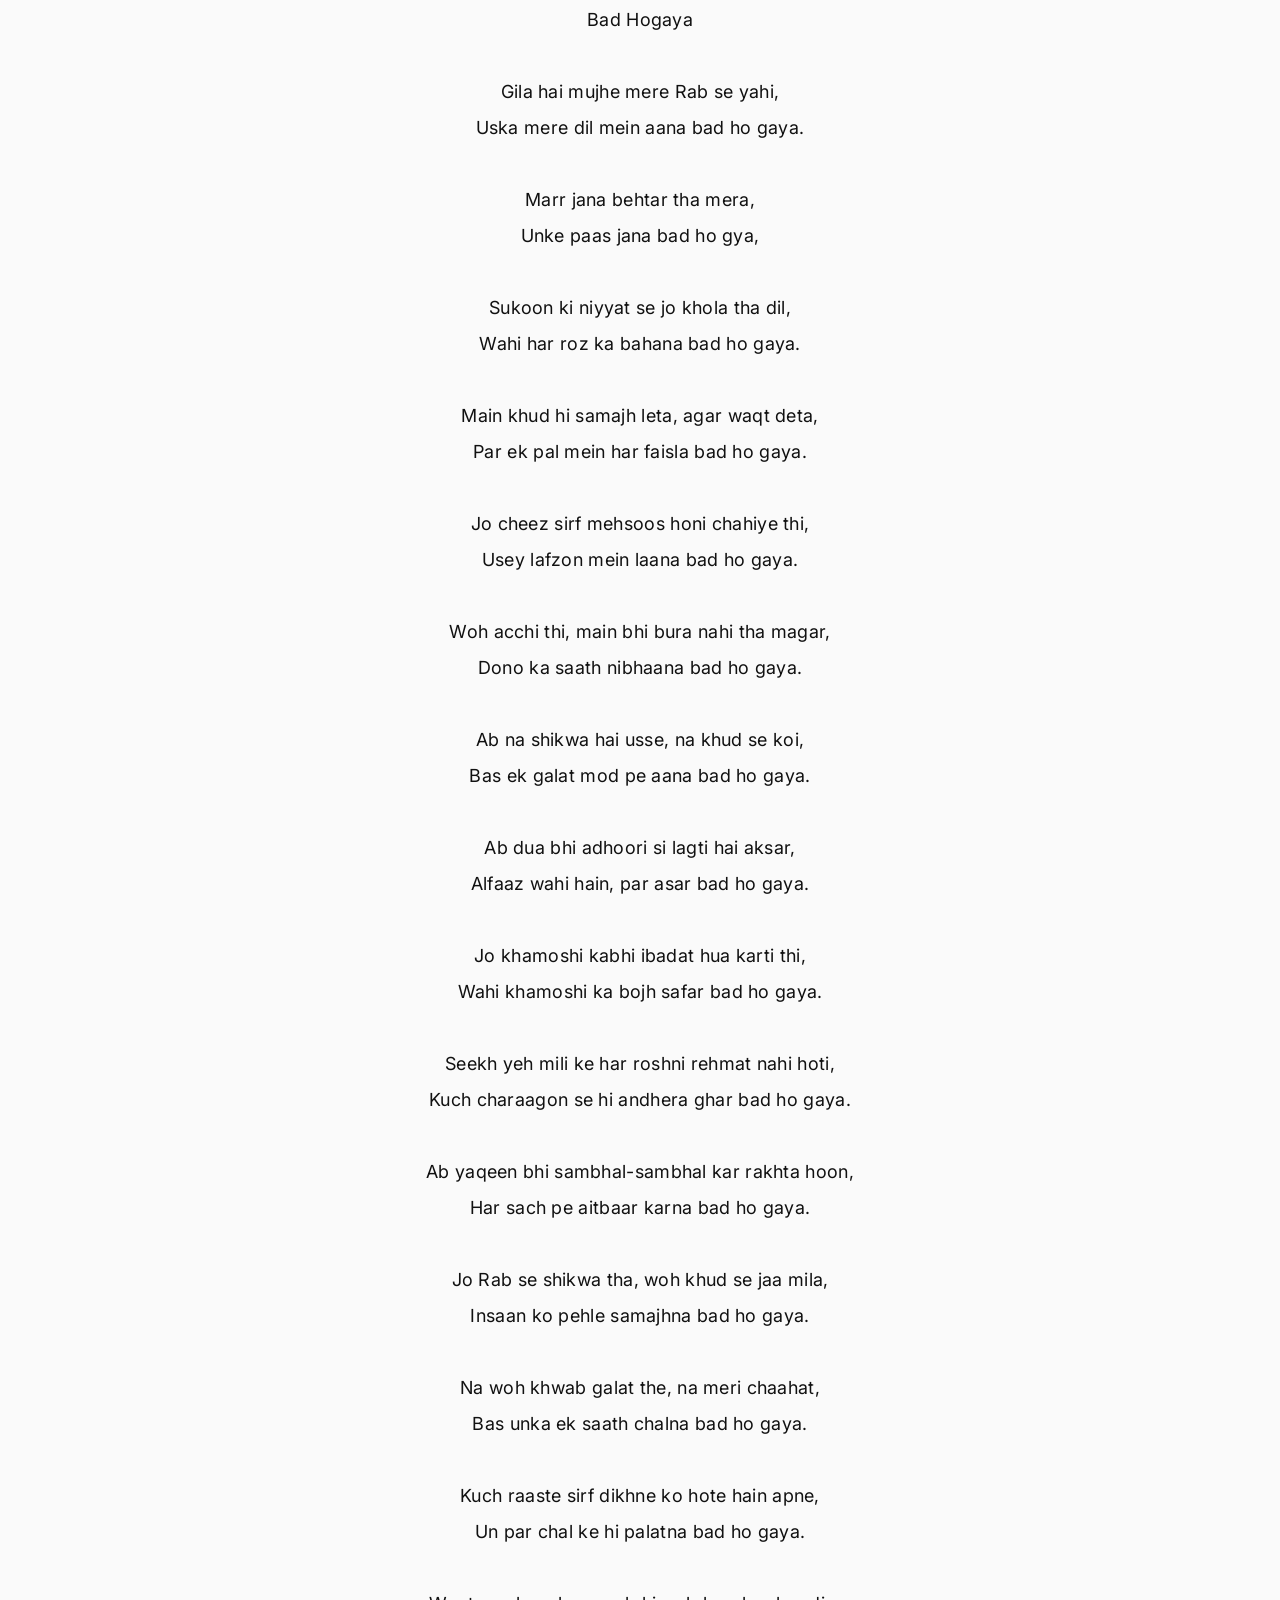
<file: ghazal.html>
<!DOCTYPE html>
<html lang="en">

<head>
  
<meta charset="UTF-8">
<meta name="viewport" content="width=device-width, initial-scale=1.0">

<title>Ghazal | Diwan-e-Arsh</title>

<link rel="stylesheet" href="css/styles.css">

<link href="https://fonts.googleapis.com/css2?family=Playfair+Display:wght@400;600&family=Inter:wght@300;400&display=swap" rel="stylesheet">

</head>

<body>


<!-- Navbar -->

<nav class="navbar">

<div class="logo">
Diwan-e-Arsh
</div>

<div class="menu-toggle" id="mobile-menu">
☰
</div>

<ul class="nav-links">

<li><a href="index.html">Home</a></li>
<li><a href="ashaar.html">Ashaar</a></li>
<li><a href="ghazal.html">Ghazal</a></li>
<li><a href="rubai.html">Rubai</a></li>
<li><a href="kalaam.html">Kalaam-e-Fikr</a></li>
<li><a href="khutoot.html">Khutoot</a></li>
<li><a href="about.html">About</a></li>

</ul>

<button id="theme-toggle">
🌙
</button>

</nav>



<!-- Page Header -->

<section class="page-header">

<h1>Ghazal</h1>

<p class="subtitle">
Literary Chapters
</p>

</section>



<!-- Chapter Navigation -->

<section class="ghazal-nav">

<ul>

<li><a href="#intezaar">Bab-e-Intezaar</a></li>
<li><a href="#hijr">Bab-e-Hijr</a></li>
<li><a href="#karb">Bab-e-Karb</a></li>
<li><a href="#benaam">Bab-e-Be-Naam</a></li>
<li><a href="#tasawwur">Bab-e-Tasawwur</a></li>
<li><a href="#falsafa">Bab-e-Falsafa</a></li>
<li><a href="#iqraar">Bab-e-Iqraar</a></li>
<li><a href="#ibtida">Bab-e-Ibtida</a></li>

</ul>

</section>



<!-- Sections -->

<section id="intezaar" class="ghazal-section">
<h2>Bab-e-Intezaar</h2>
<div class="ghazal-container"></div>
</section>

<section id="hijr" class="ghazal-section">
<h2>Bab-e-Hijr</h2>
<div class="ghazal-container"></div>
</section>

<section id="karb" class="ghazal-section">
<h2>Bab-e-Karb</h2>
<div class="ghazal-container"></div>
</section>

<section id="benaam" class="ghazal-section">
<h2>Bab-e-Be-Naam</h2>
<div class="ghazal-container"></div>
</section>

<section id="tasawwur" class="ghazal-section">
<h2>Bab-e-Tasawwur</h2>
<div class="ghazal-container"></div>
</section>

<section id="falsafa" class="ghazal-section">
<h2>Bab-e-Falsafa</h2>
<div class="ghazal-container"></div>
</section>

<section id="iqraar" class="ghazal-section">
<h2>Bab-e-Iqraar</h2>
<div class="ghazal-container"></div>
</section>

<section id="ibtida" class="ghazal-section">
<h2>Bab-e-Ibtida</h2>
<div class="ghazal-container"></div>
</section>



<!-- Footer -->

<footer>
<p>Diwan-e-Arsh</p>
<p>© All Rights Reserved</p>
</footer>



<script src="js/main.js"></script>



<!-- CMS Ghazal Loader -->

<script>

fetch("/content/ghazal.json")
.then(response => response.json())
.then(data => {

if(data.items){

data.items.slice().reverse().forEach(item => {

const categoryMap = {
"Bab-e-Intezaar":"intezaar",
"Bab-e-Hijr":"hijr",
"Bab-e-Karb":"karb",
"Bab-e-Be-Naam":"benaam",
"Bab-e-Tasawwur":"tasawwur",
"Bab-e-Falsafa":"falsafa",
"Bab-e-Iqraar":"iqraar",
"Bab-e-Ibtida":"ibtida"
};

const section = document.querySelector(`#${categoryMap[item.category]} .ghazal-container`);

if(section){

const ghazal = document.createElement("div");

ghazal.classList.add("ghazal");

ghazal.innerHTML = `
<p>${item.text.replace(/\n/g,"<br>")}</p>
<hr>
`;

section.appendChild(ghazal);

}

});

}

})
.catch(error => console.log("Ghazal Load Error", error));

</script>


</body>
</html>
</file>
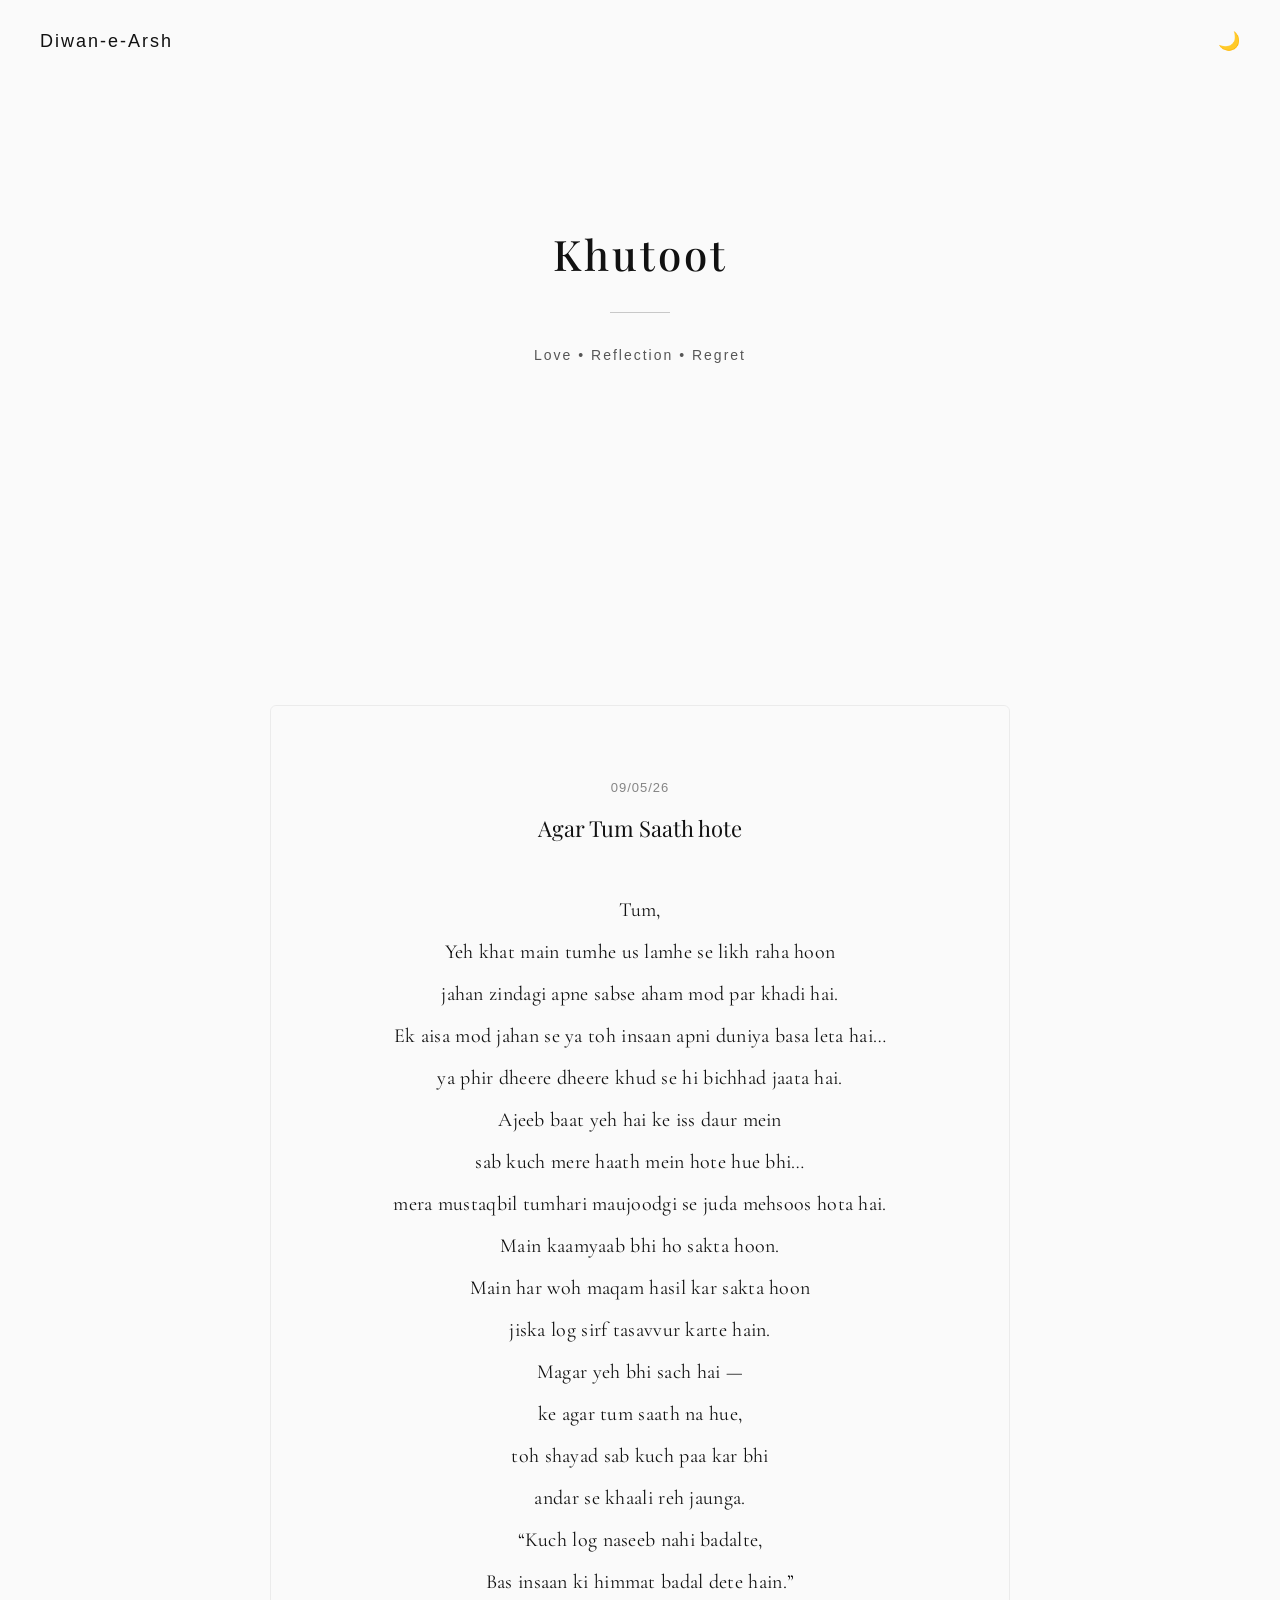
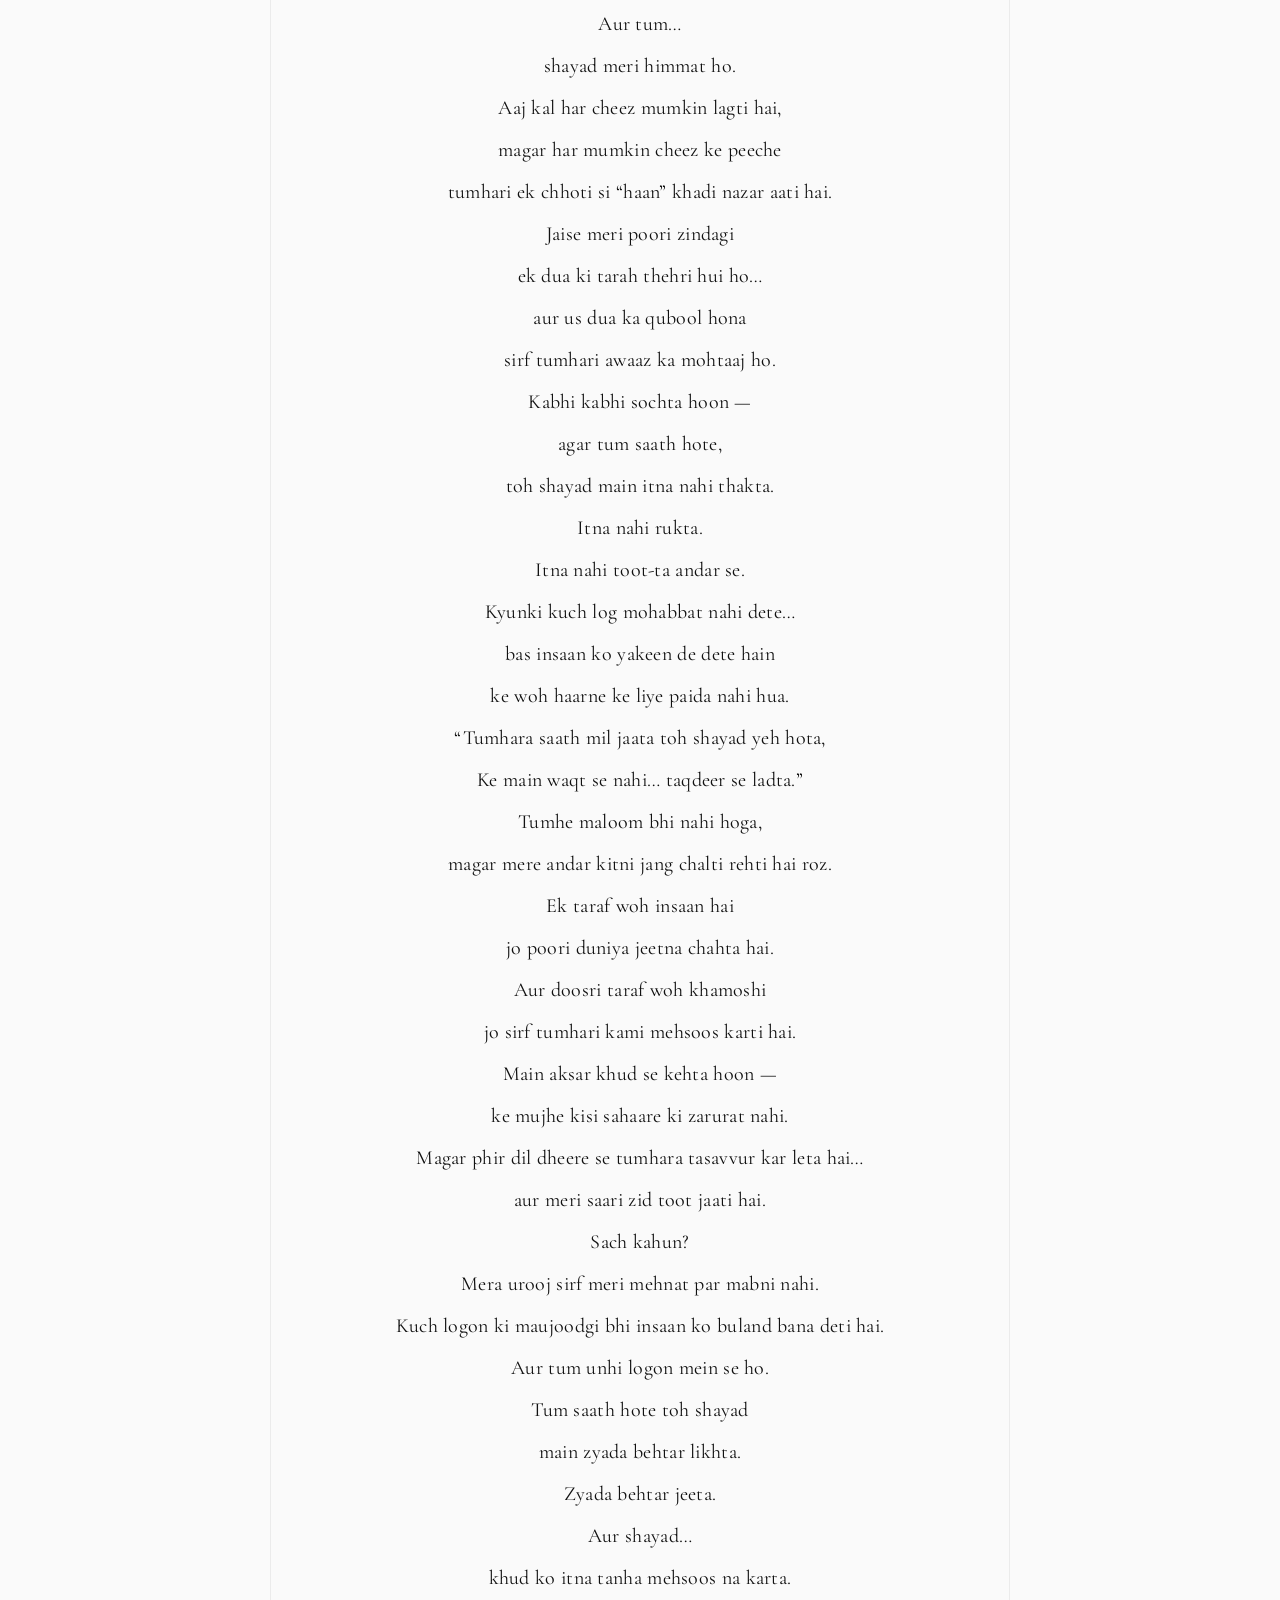
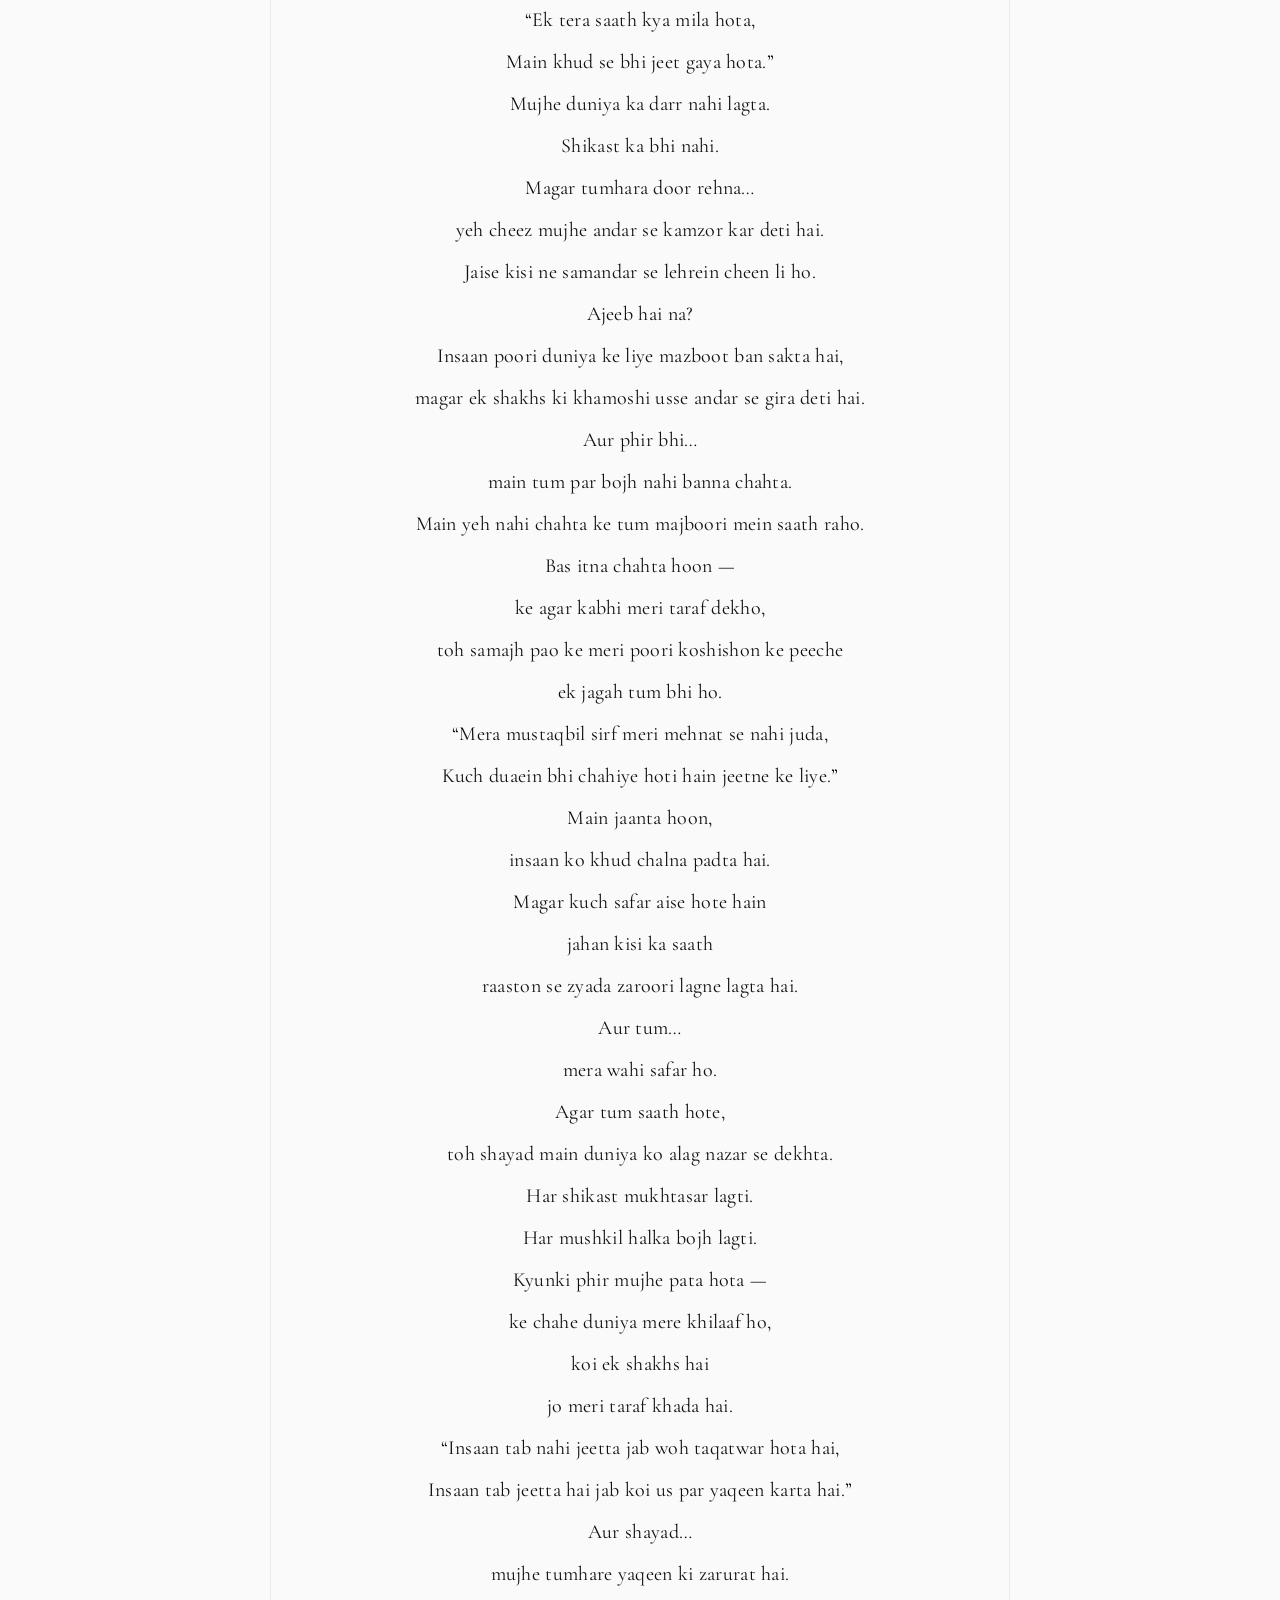
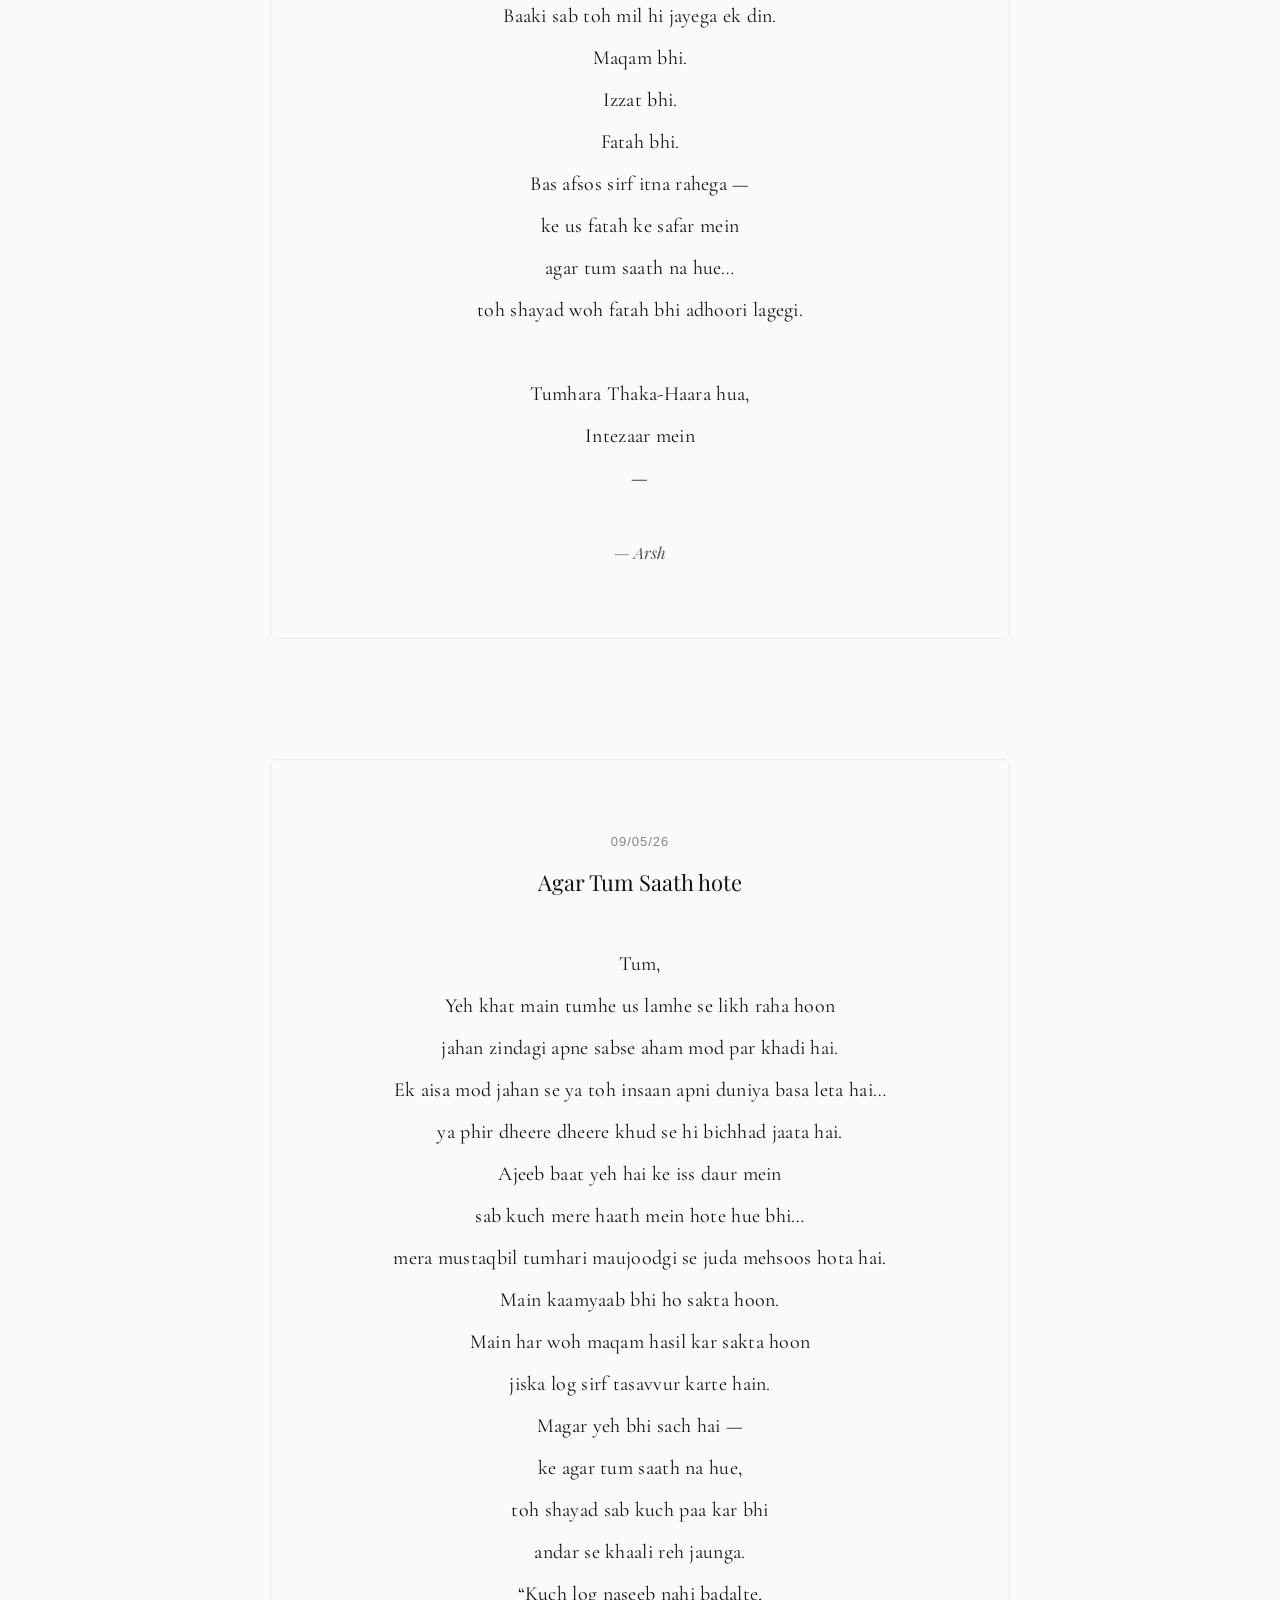
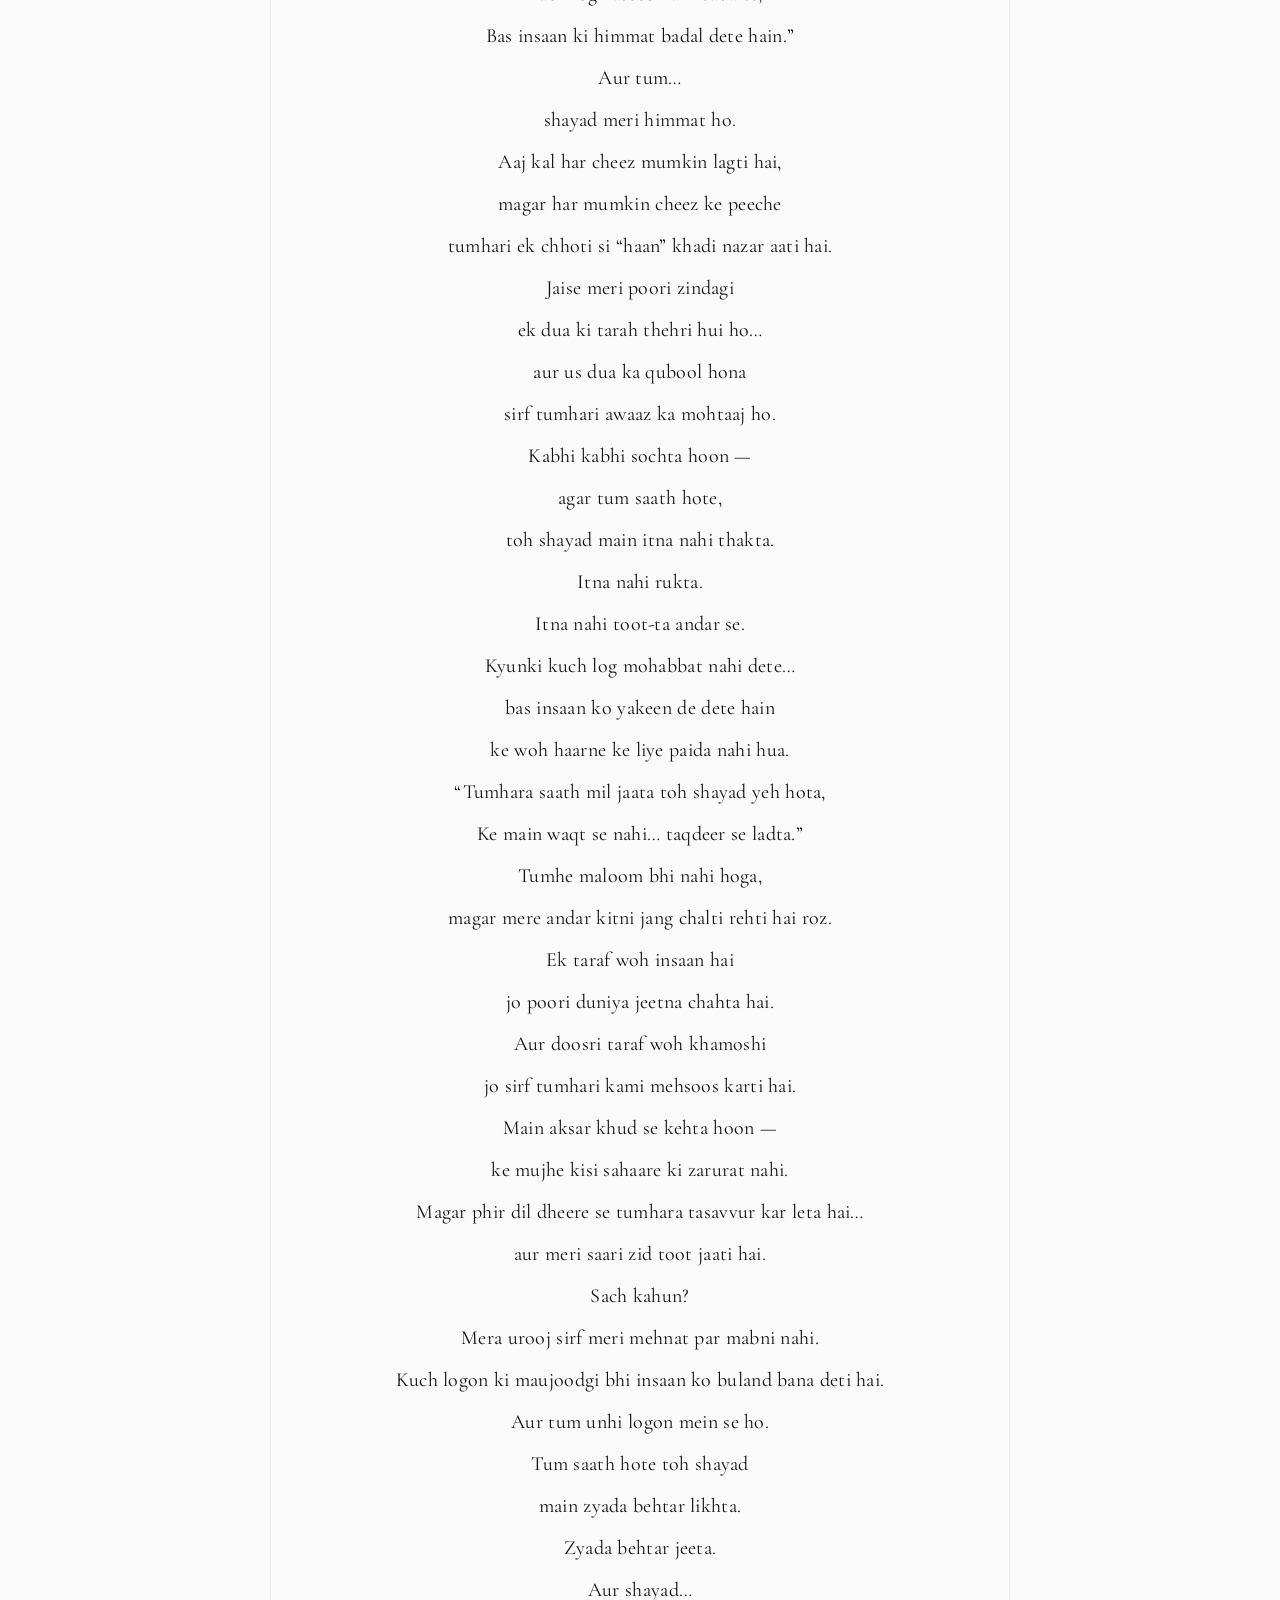
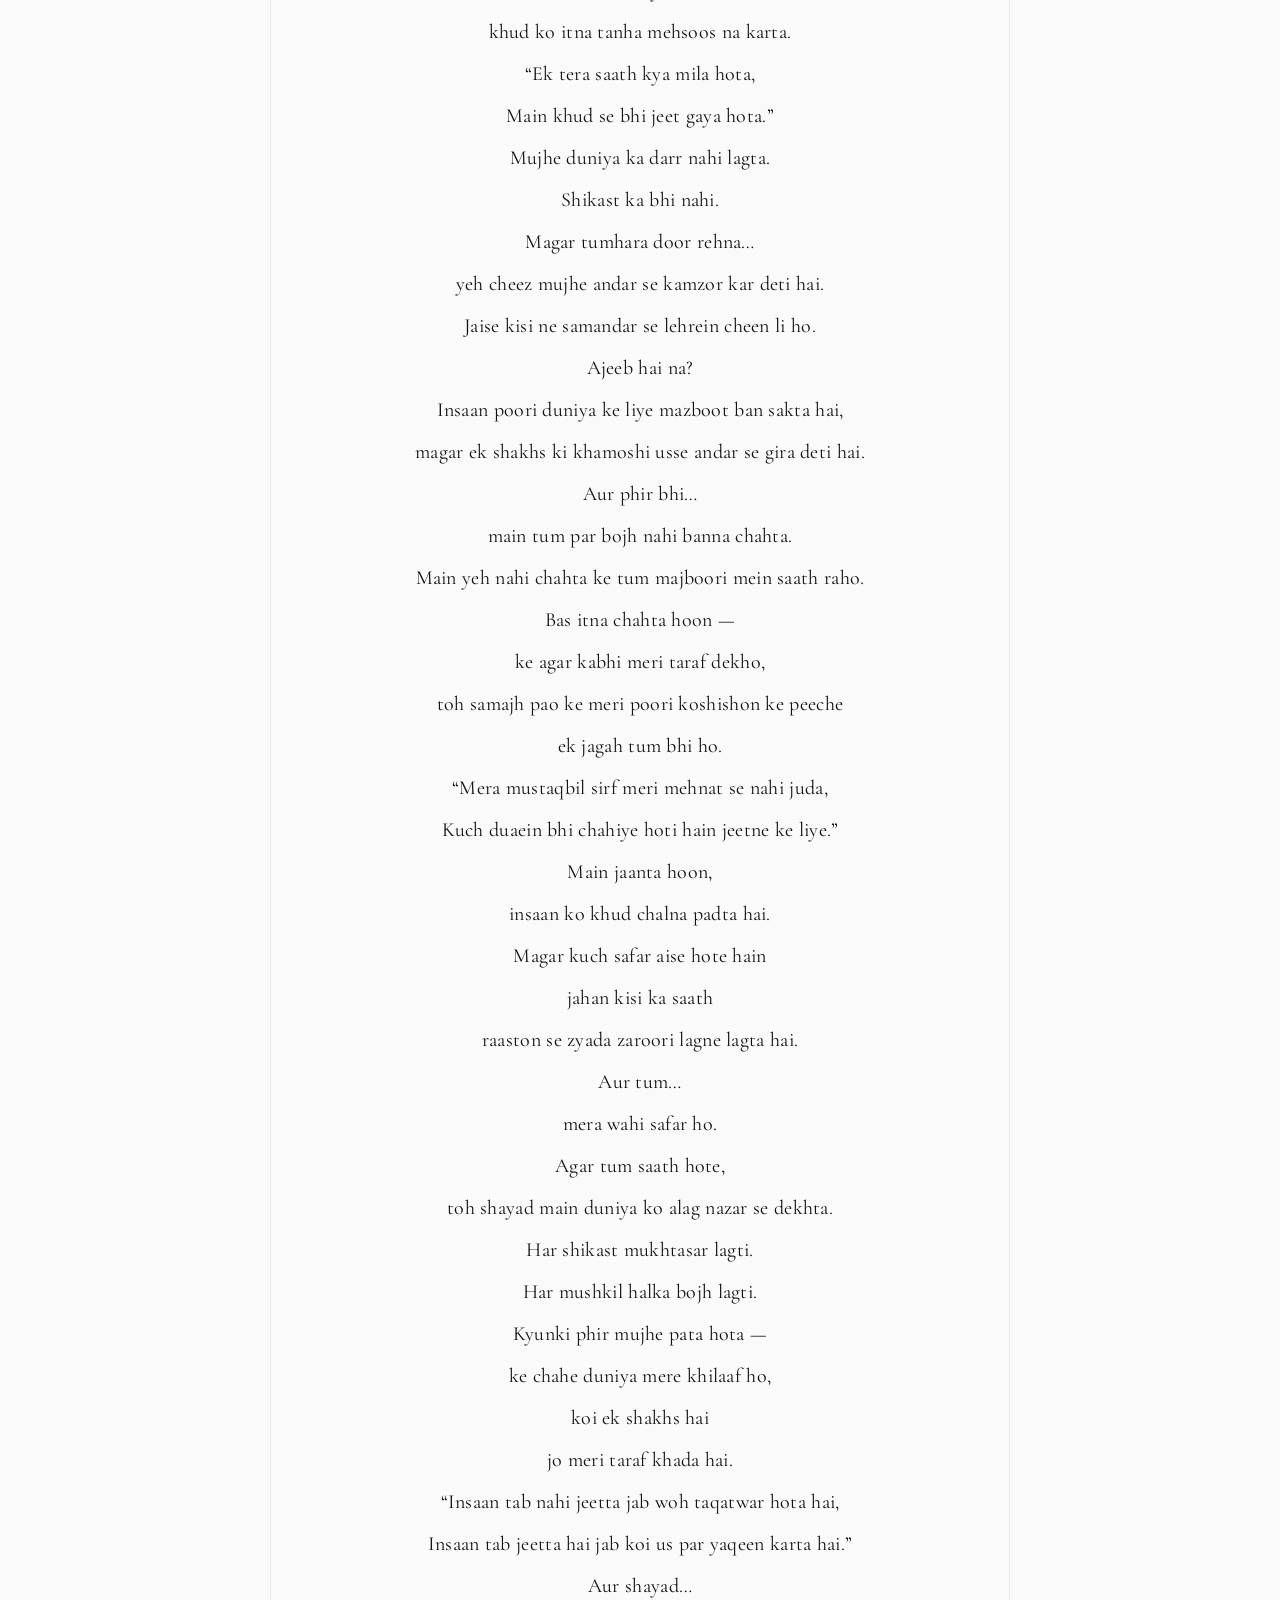
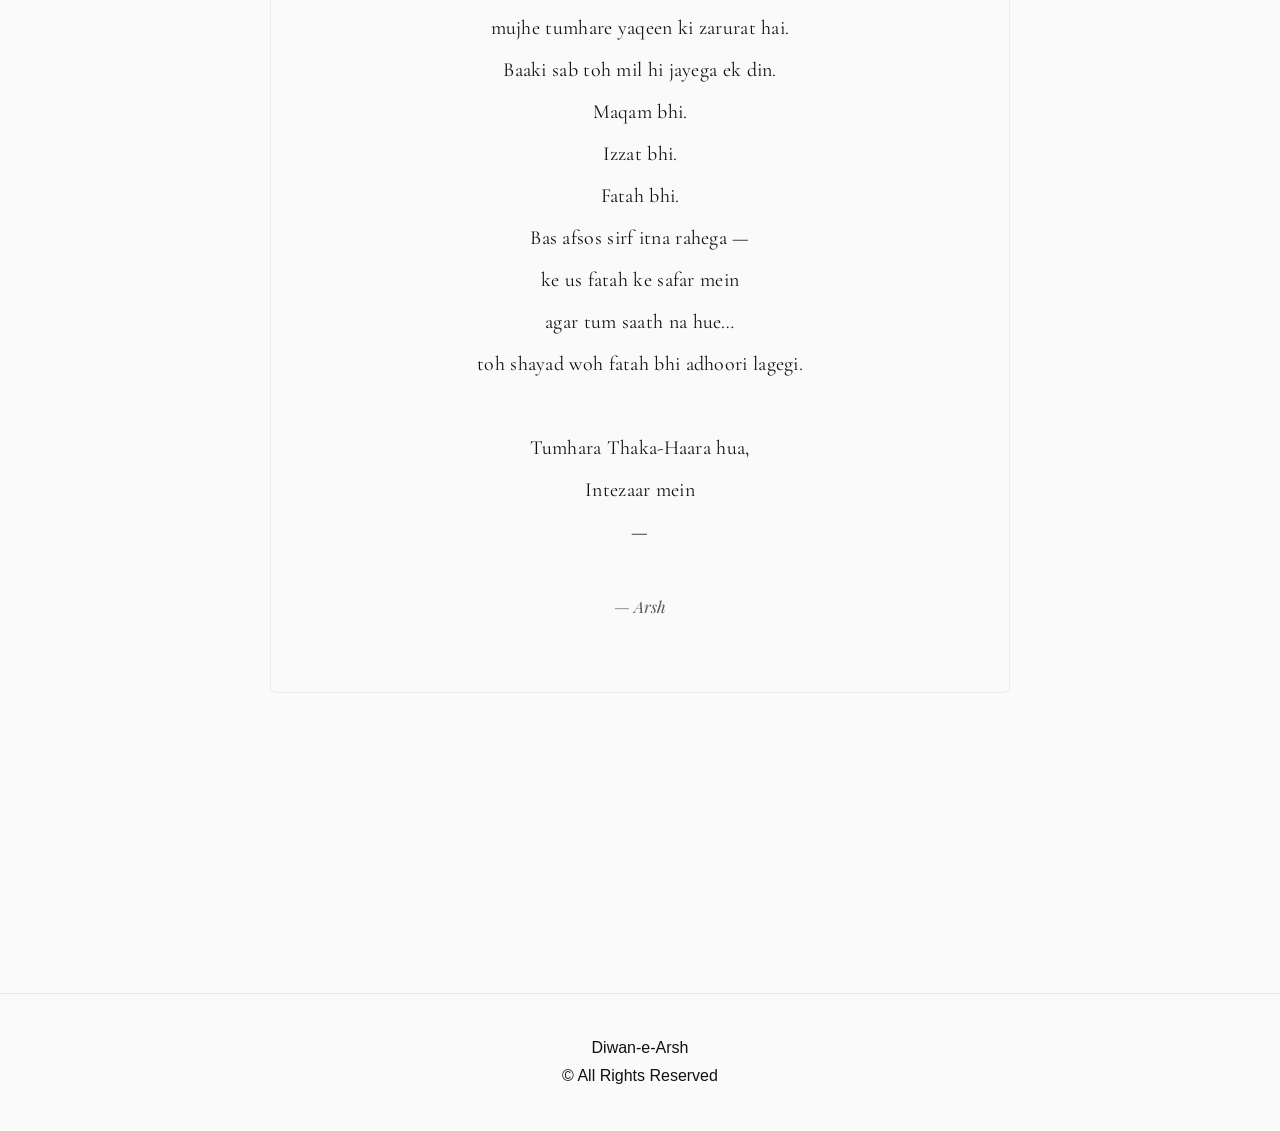
<file: khutoot.html>
<!DOCTYPE html>
<html lang="en">

<head>

<meta charset="UTF-8">
<meta name="viewport" content="width=device-width, initial-scale=1.0">

<title>Khutoot | Diwan-e-Arsh</title>

<link rel="stylesheet" href="css/styles.css">

<link href="https://fonts.googleapis.com/css2?family=Cormorant+Garamond:wght@300;400;500&family=Playfair+Display:wght@400;600&display=swap" rel="stylesheet">

</head>


<body>


<!-- Navbar -->

<nav class="navbar">

<div class="logo">
Diwan-e-Arsh
</div>

<div class="menu-toggle" id="mobile-menu">
☰
</div>

<ul class="nav-links">

<li><a href="index.html">Home</a></li>
<li><a href="ashaar.html">Ashaar</a></li>
<li><a href="ghazal.html">Ghazal</a></li>
<li><a href="rubai.html">Rubai</a></li>
<li><a href="kalaam.html">Kalaam-e-Fikr</a></li>
<li><a href="khutoot.html">Khutoot</a></li>
<li><a href="about.html">About</a></li>

</ul>

<button id="theme-toggle">
🌙
</button>

</nav>



<!-- Hero -->

<section class="khutoot-hero">

<h1>Khutoot</h1>

<div class="hero-divider"></div>

<p class="subtitle">
Love • Reflection • Regret 
</p>

</section>



<!-- Letters Section -->

<section class="khutoot-section">

<div id="khutoot-container">

<!-- Letters will load from CMS -->

</div>

</section>



<!-- Footer -->

<footer>

<p>Diwan-e-Arsh</p>

<p>© All Rights Reserved</p>

</footer>



<script src="js/main.js"></script>



<!-- Khutoot CMS Loader -->

<script>

fetch("/content/khutoot.json")
.then(response => response.json())
.then(data => {

const container = document.getElementById("khutoot-container");

if(data.items){

data.items.slice().reverse().forEach(item => {

const letter = document.createElement("div");

letter.classList.add("khutoot");

letter.innerHTML = `

<div class="khutoot-header">

<div class="khutoot-date">
${item.date || ""}
</div>

<div class="khutoot-title">
${item.title || ""}
</div>

</div>

<div class="khutoot-content">
${item.text.replace(/\n/g,"<br>")}
</div>

<div class="khutoot-sign">
— Arsh
</div>

`;

container.appendChild(letter);

});

}

})
.catch(error => console.log("Khutoot Load Error", error));

</script>



</body>
</html>
</file>
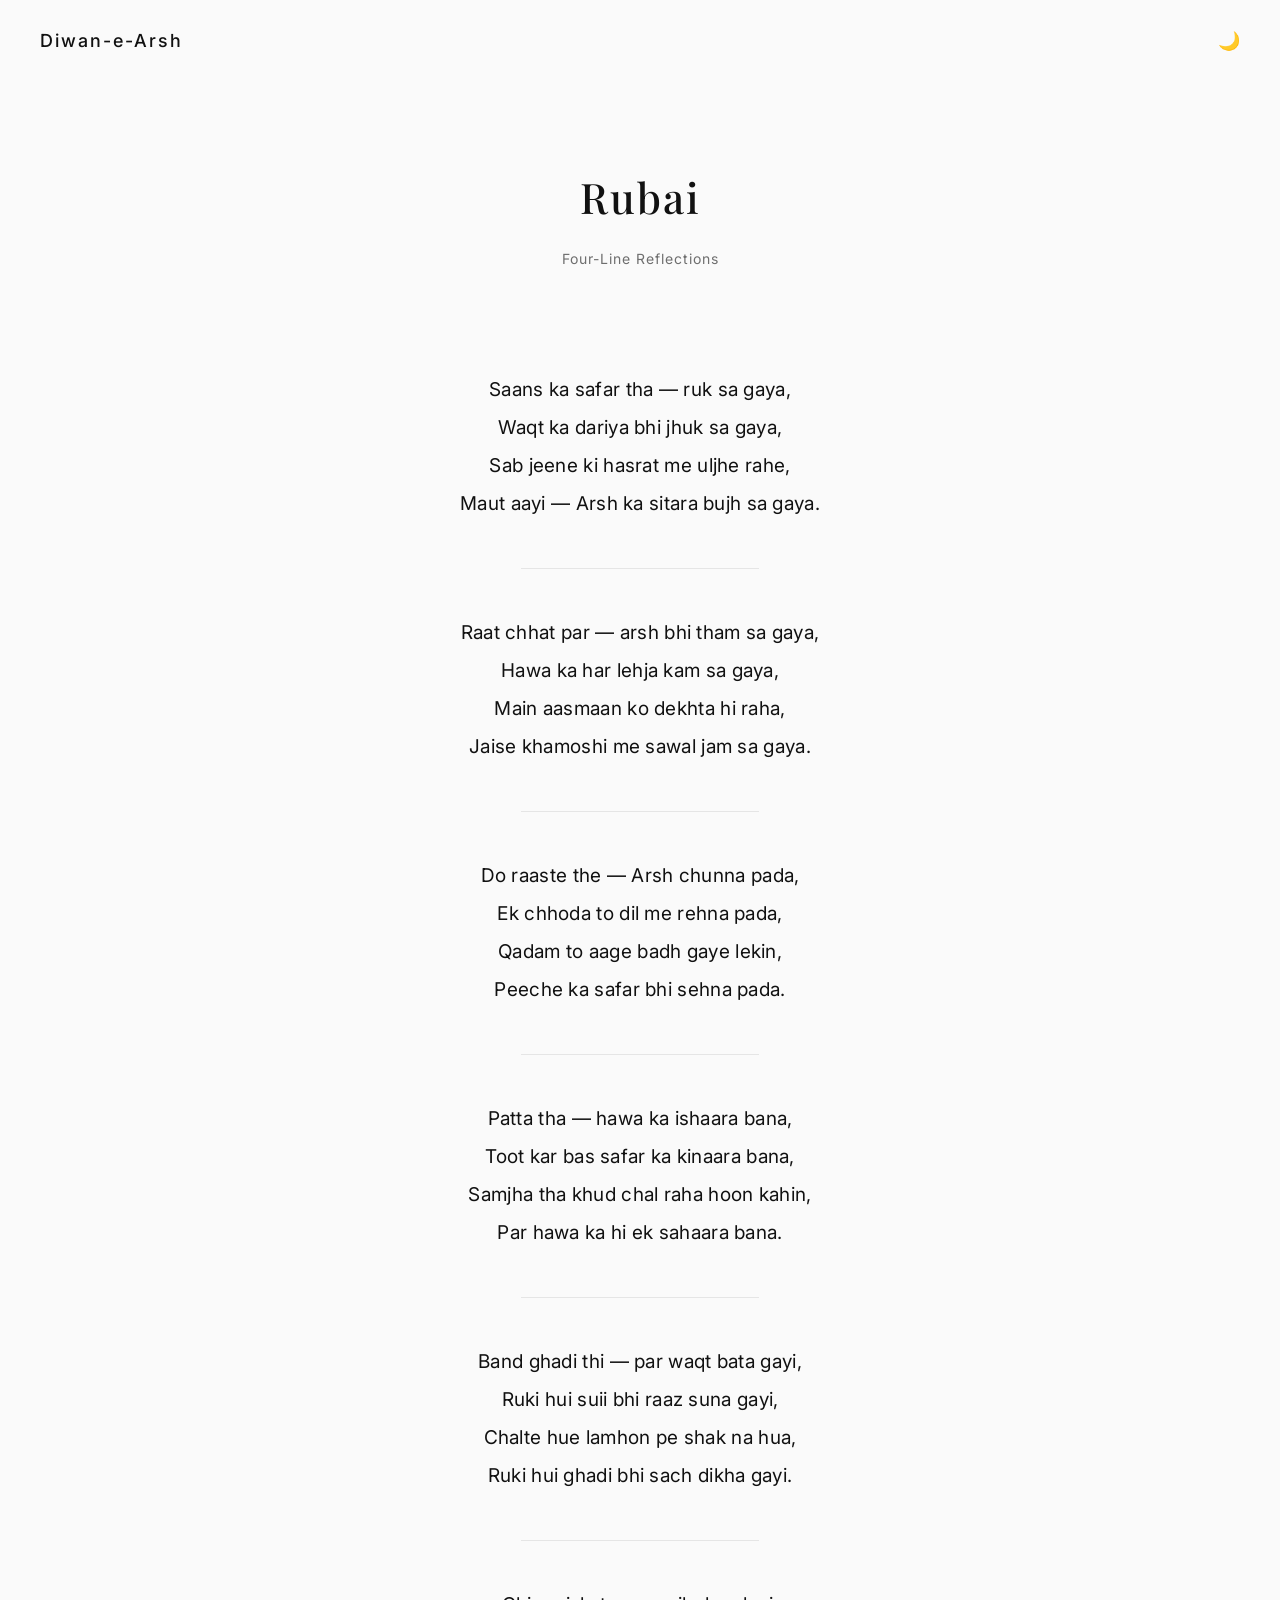
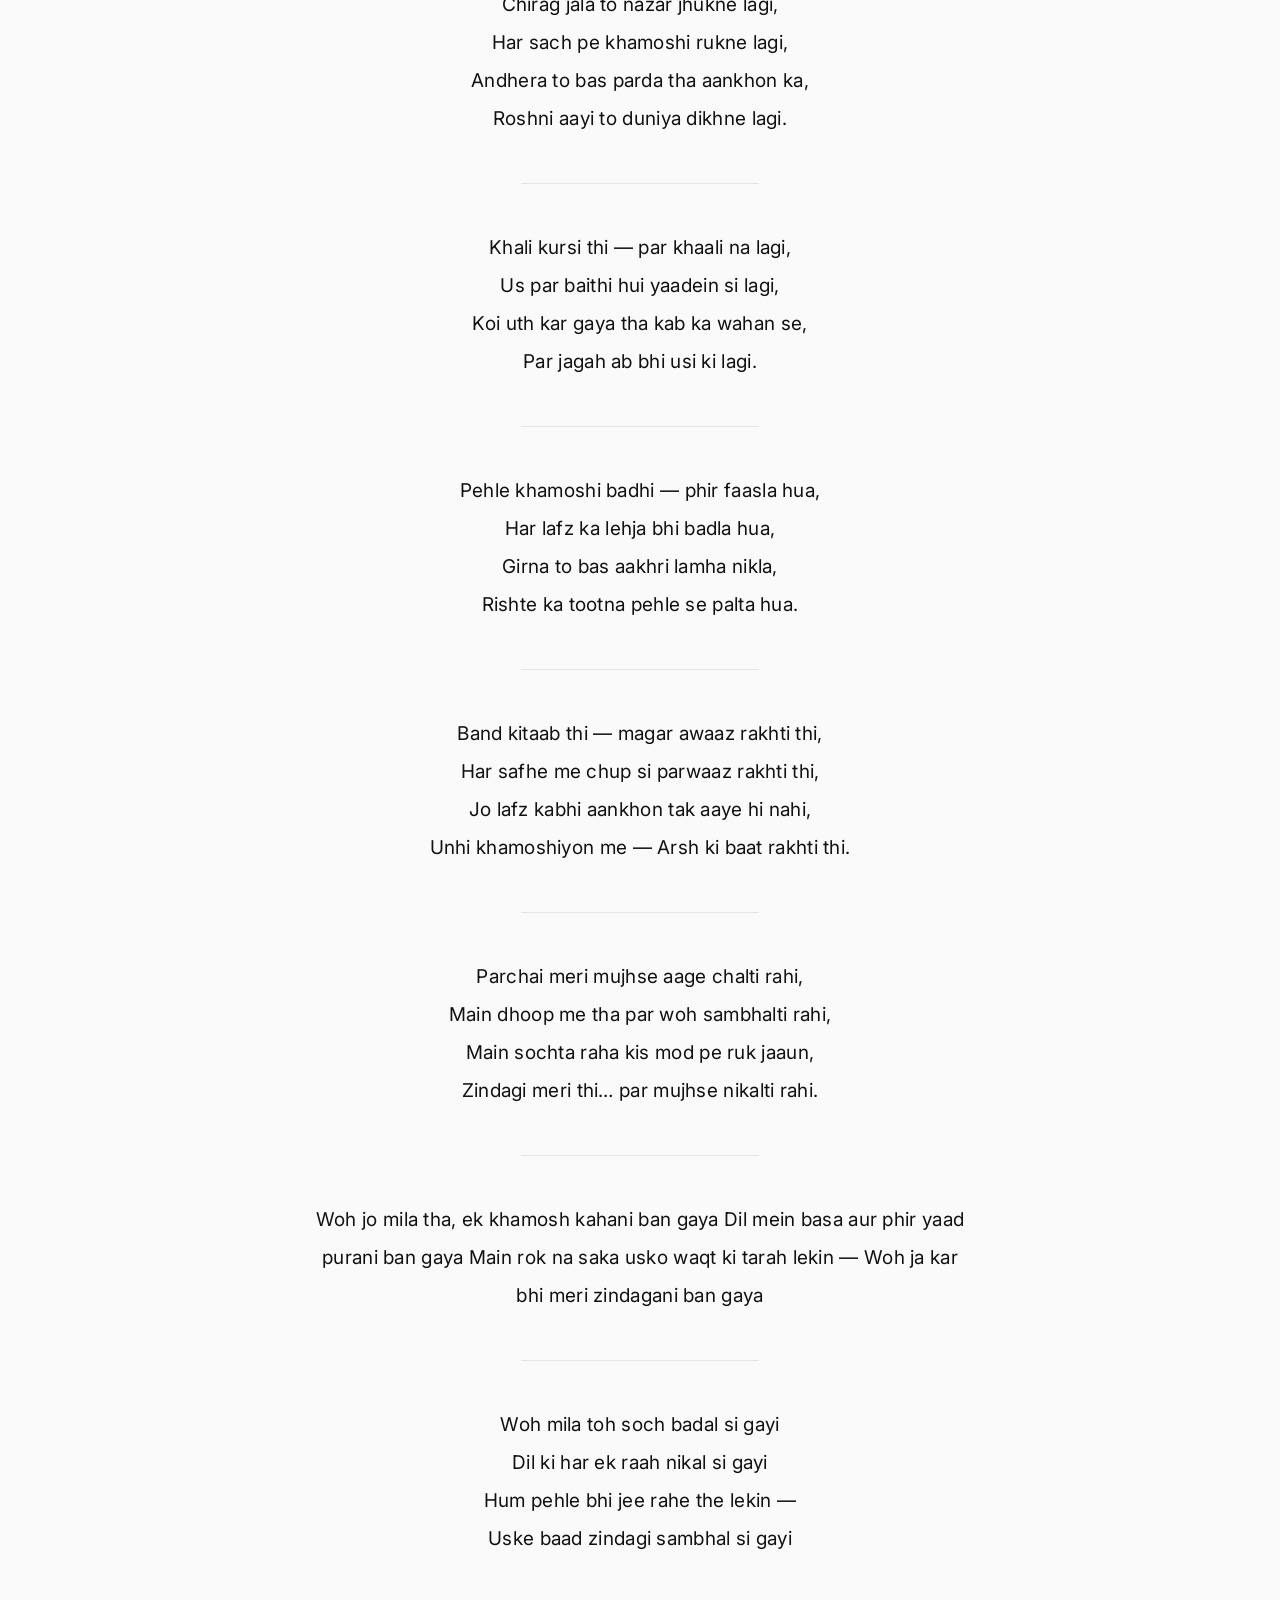
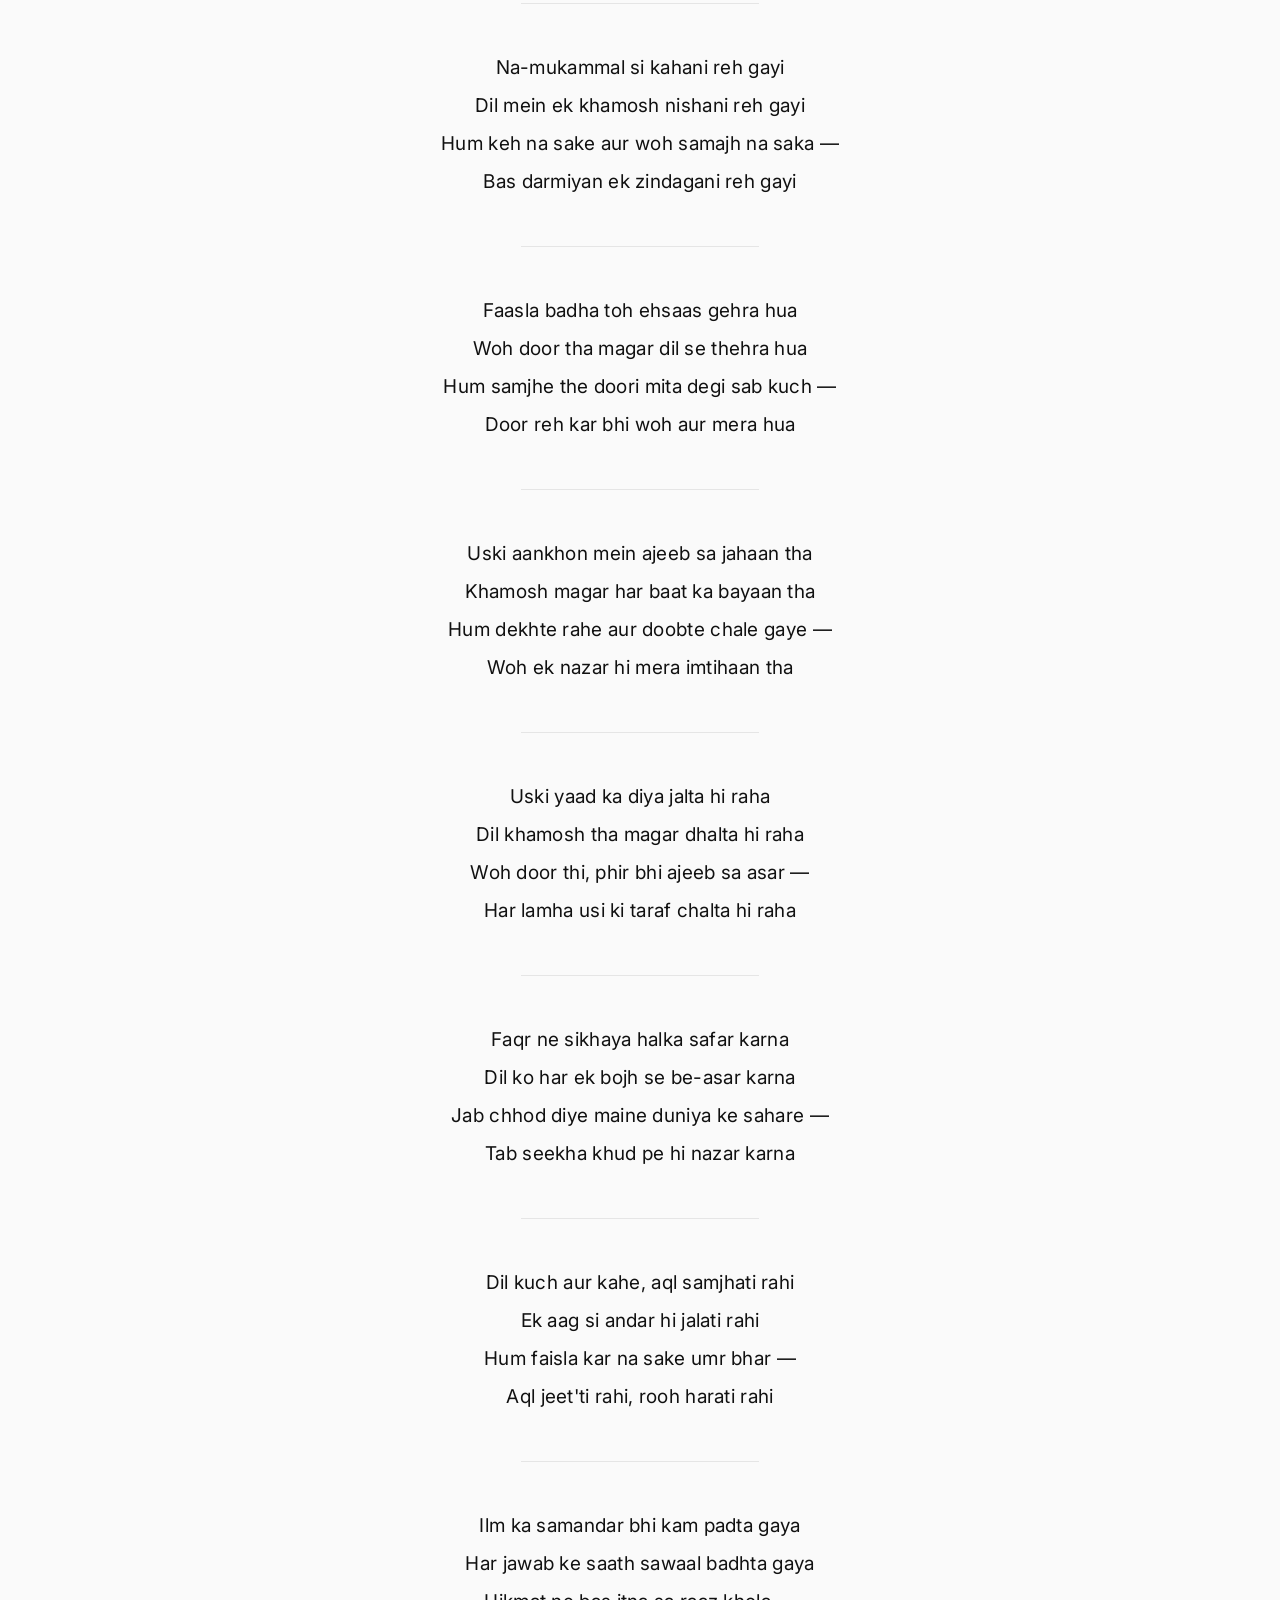
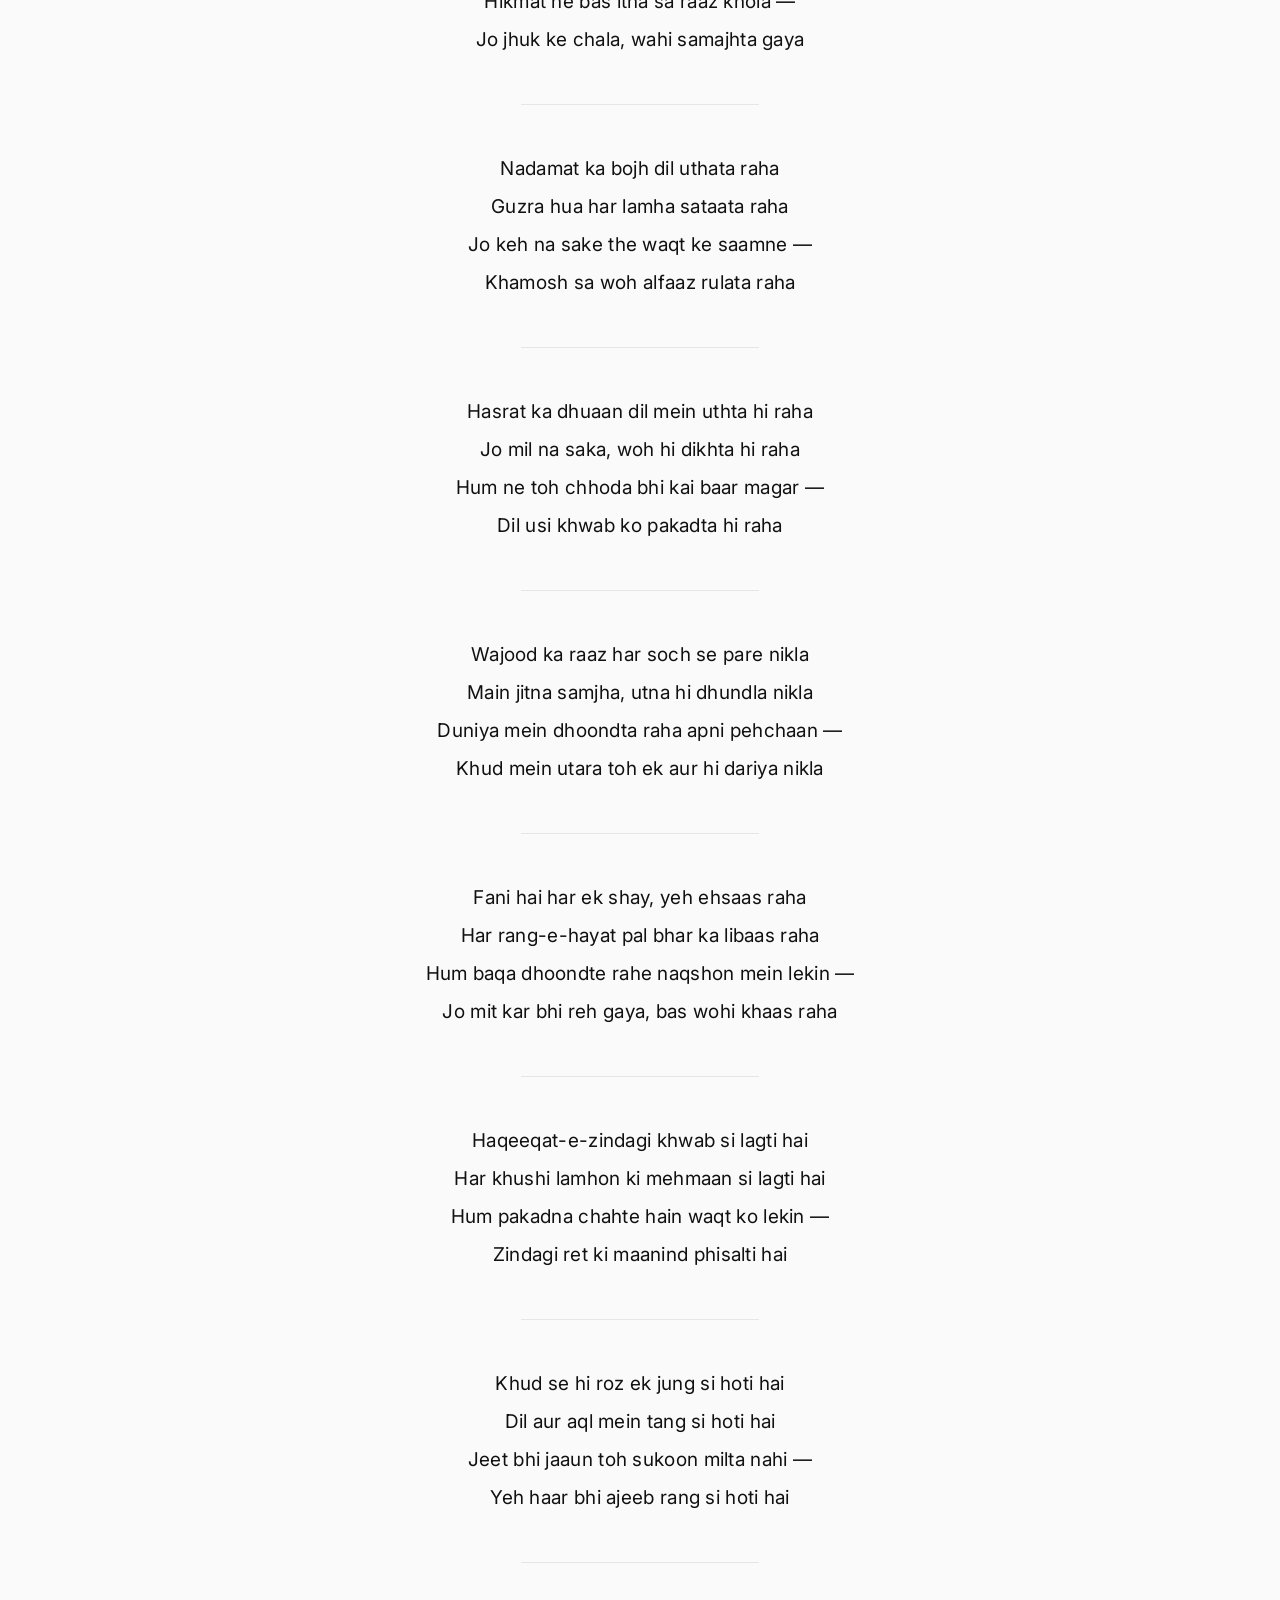
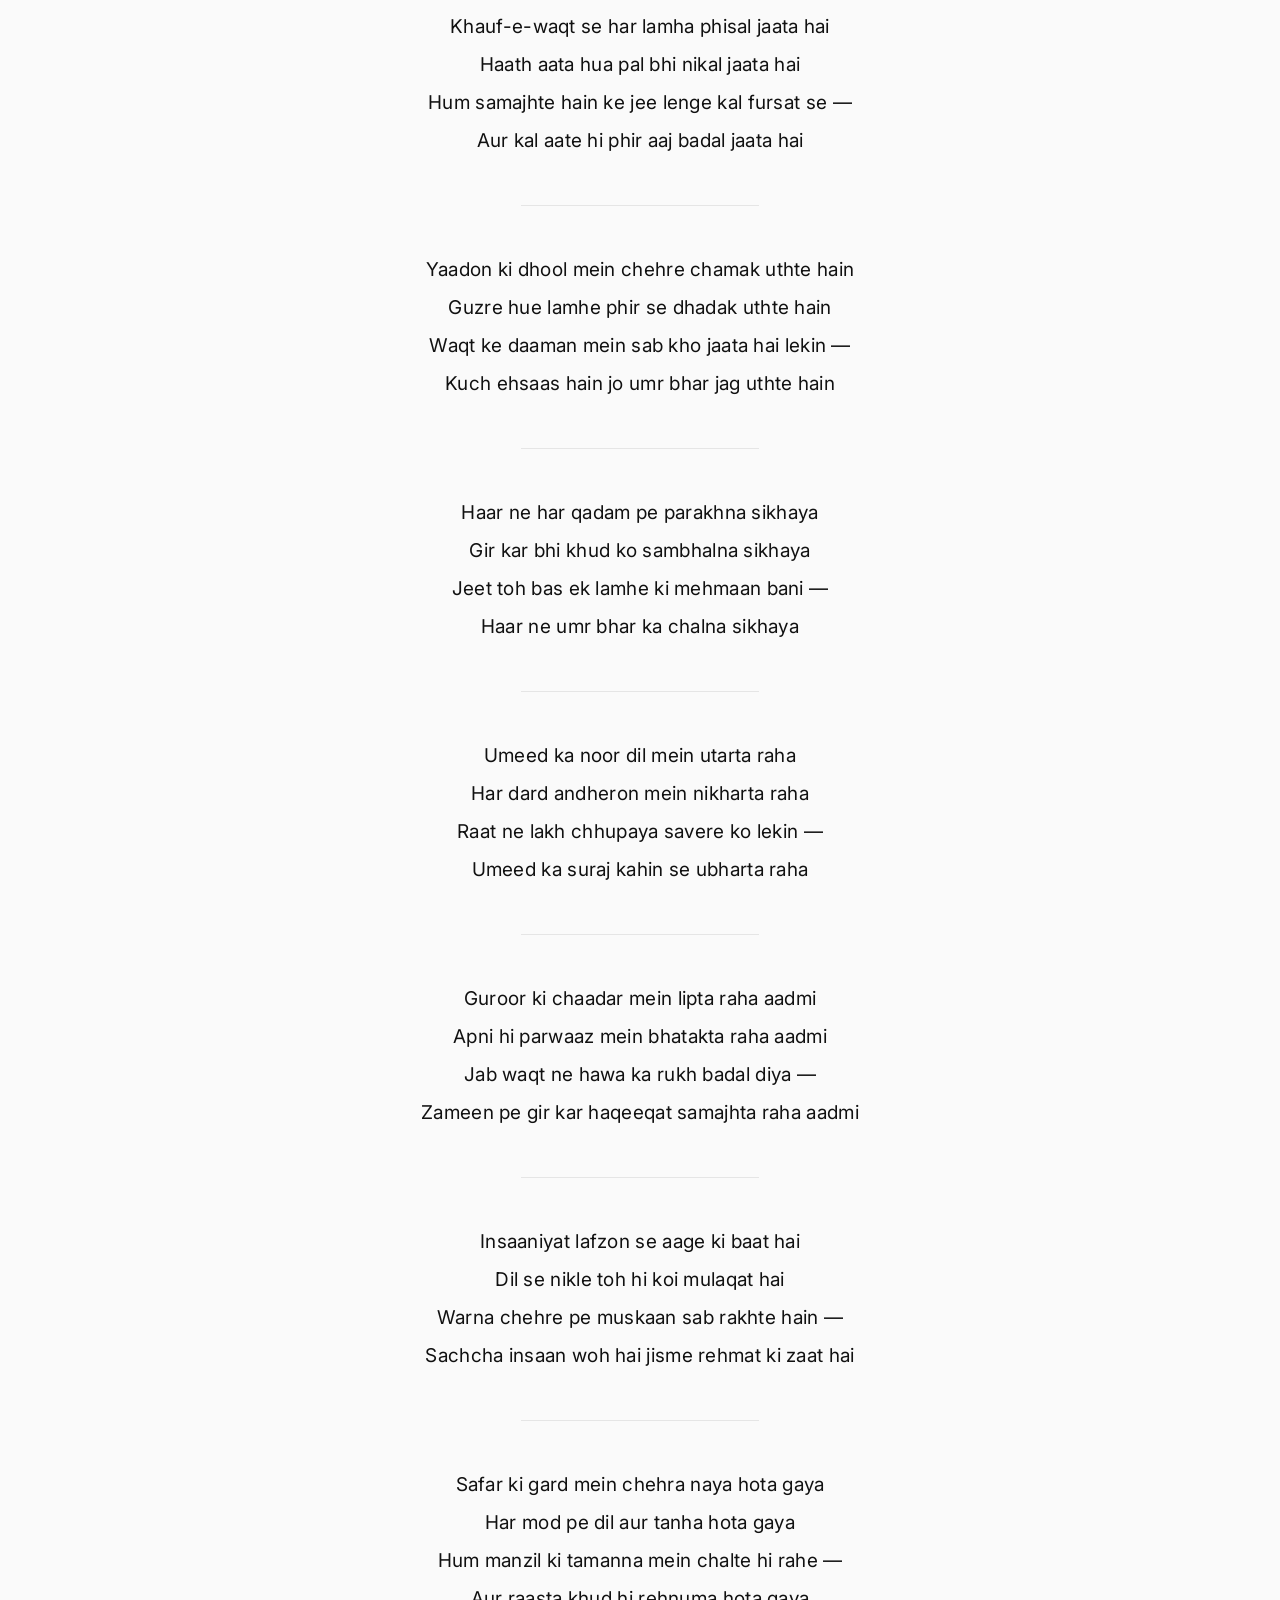
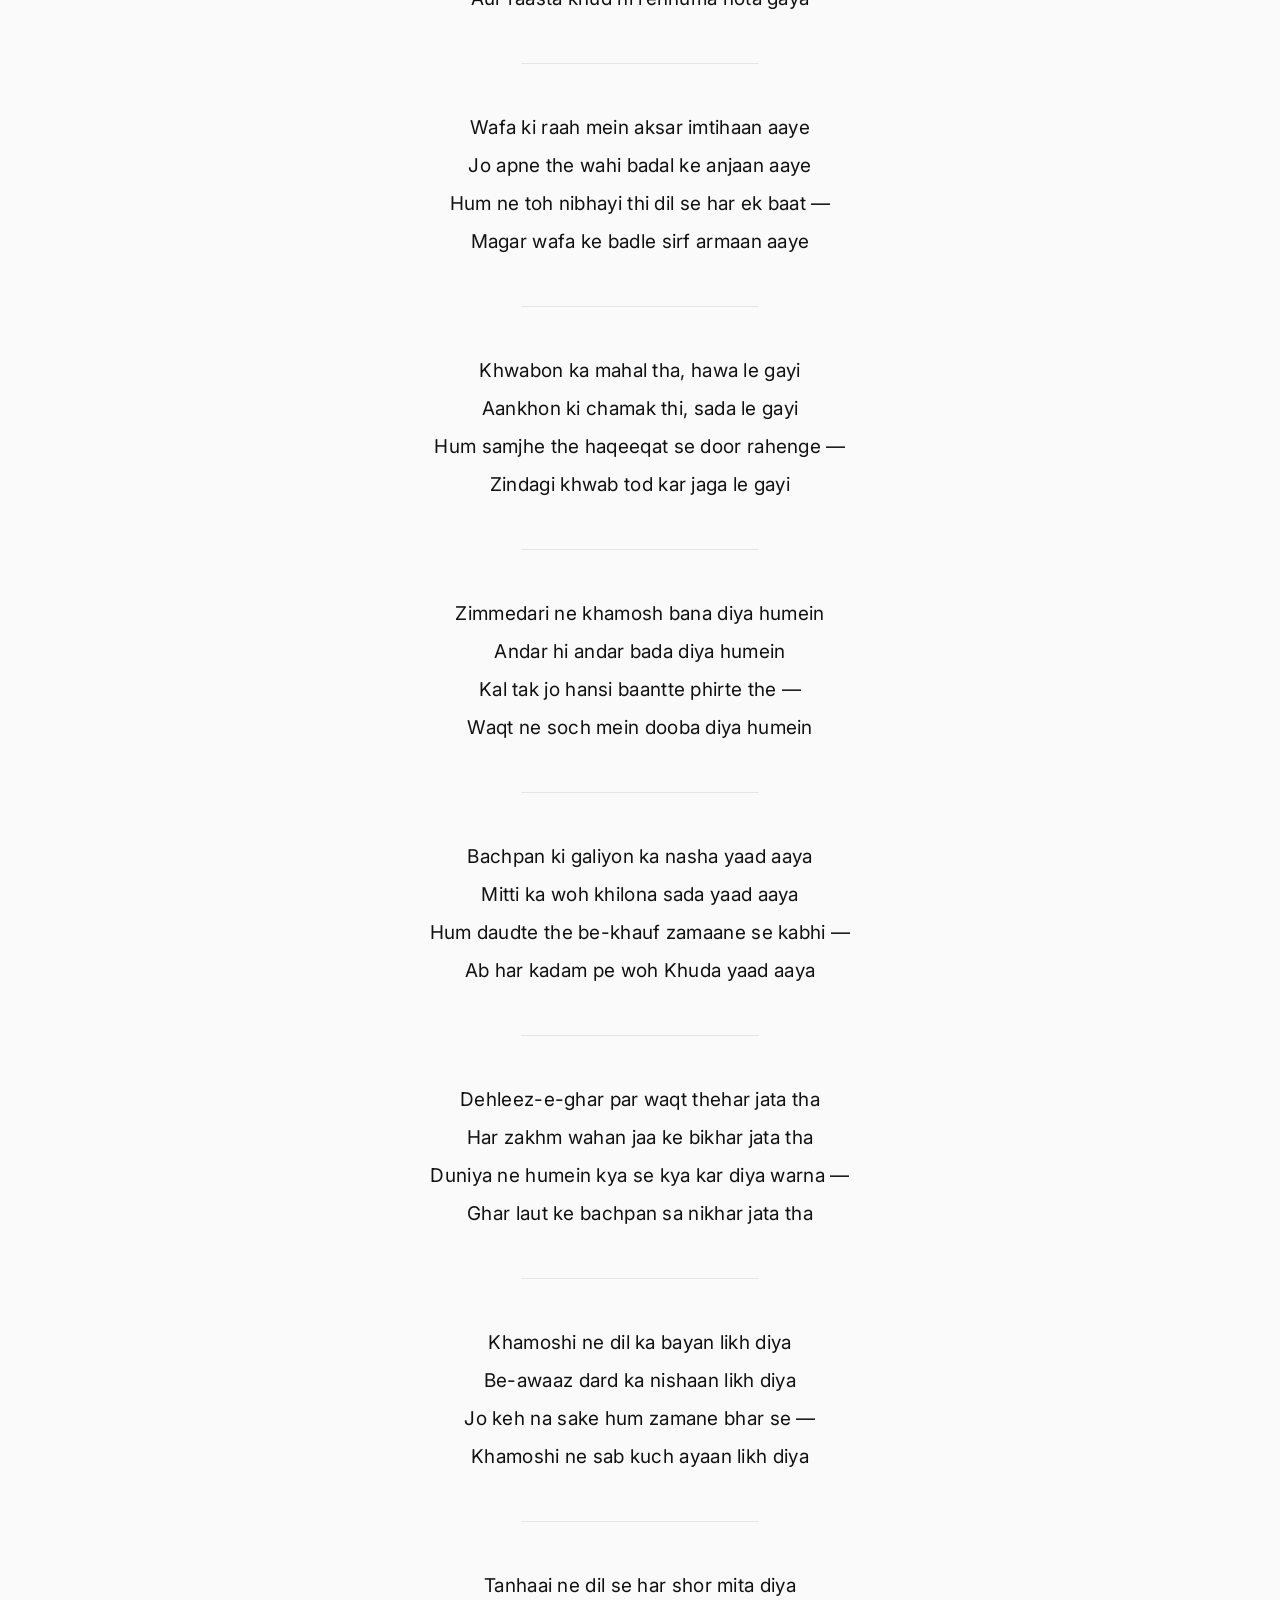
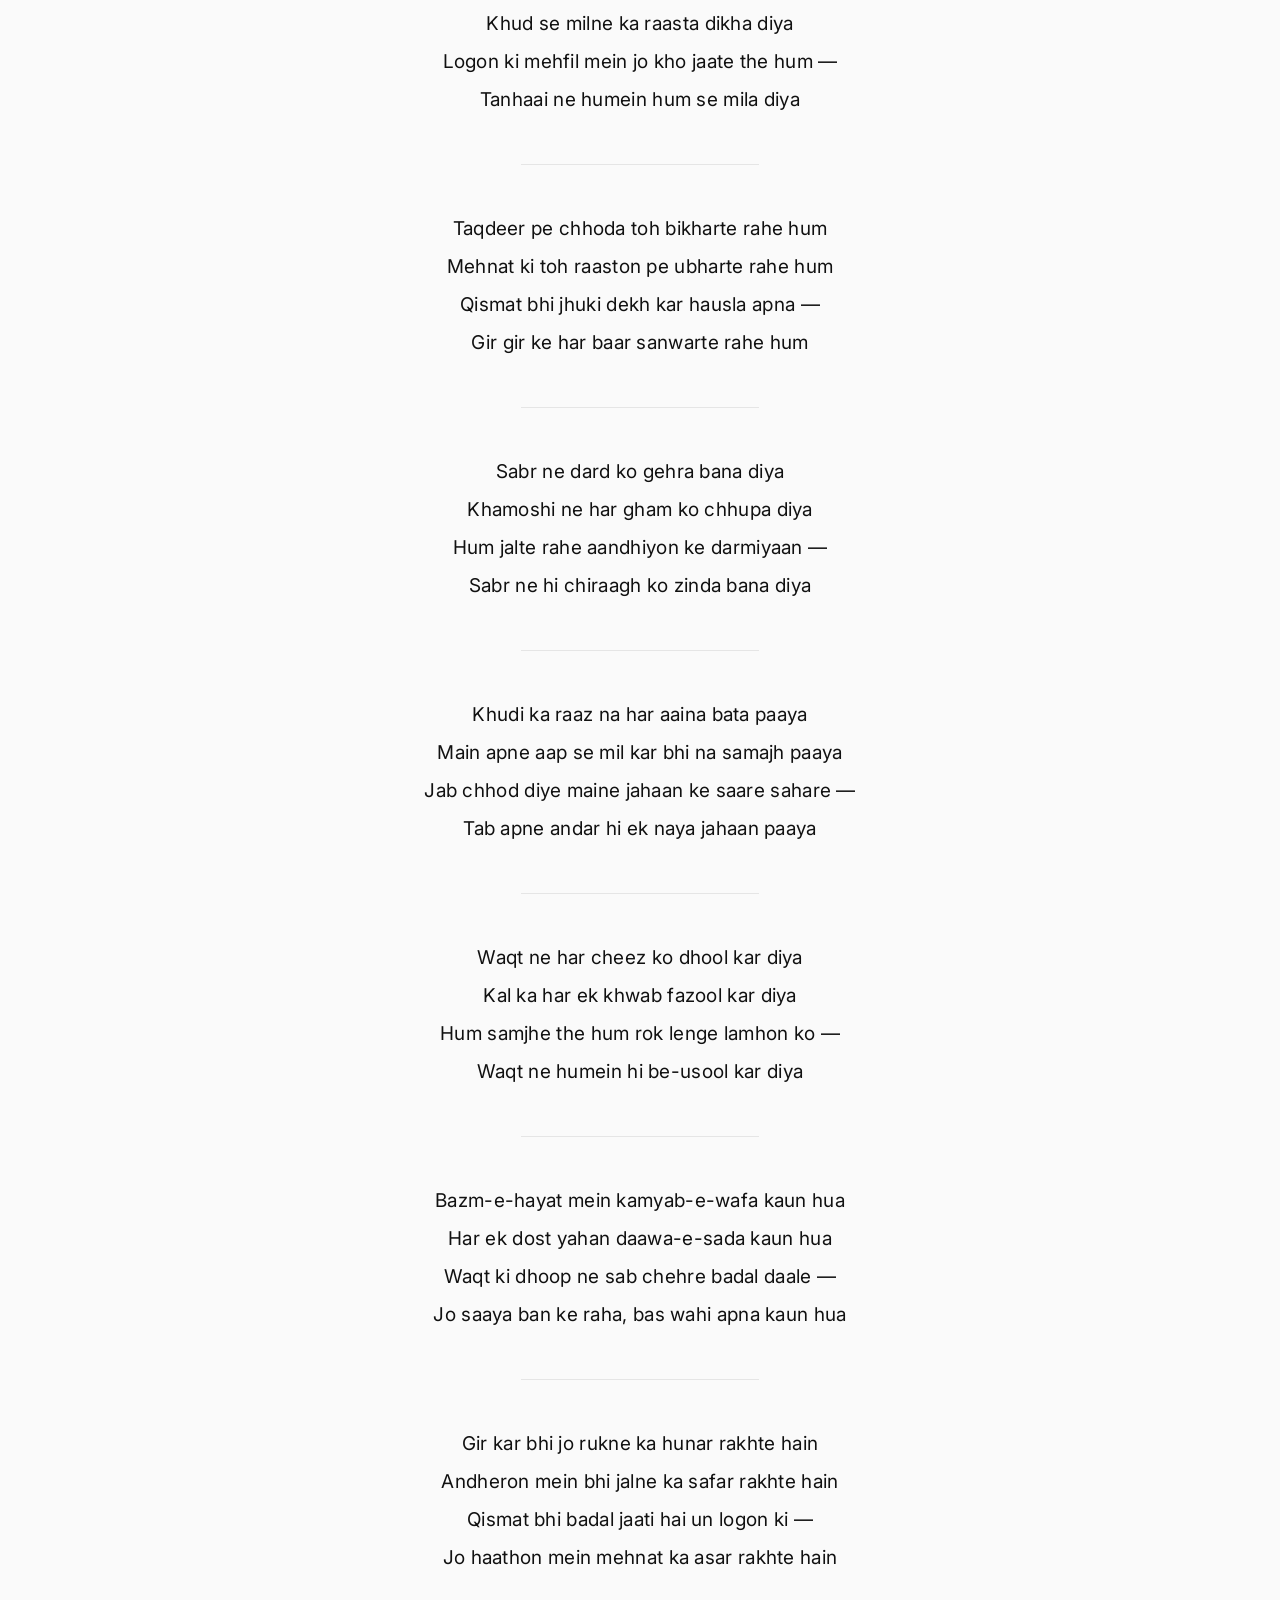
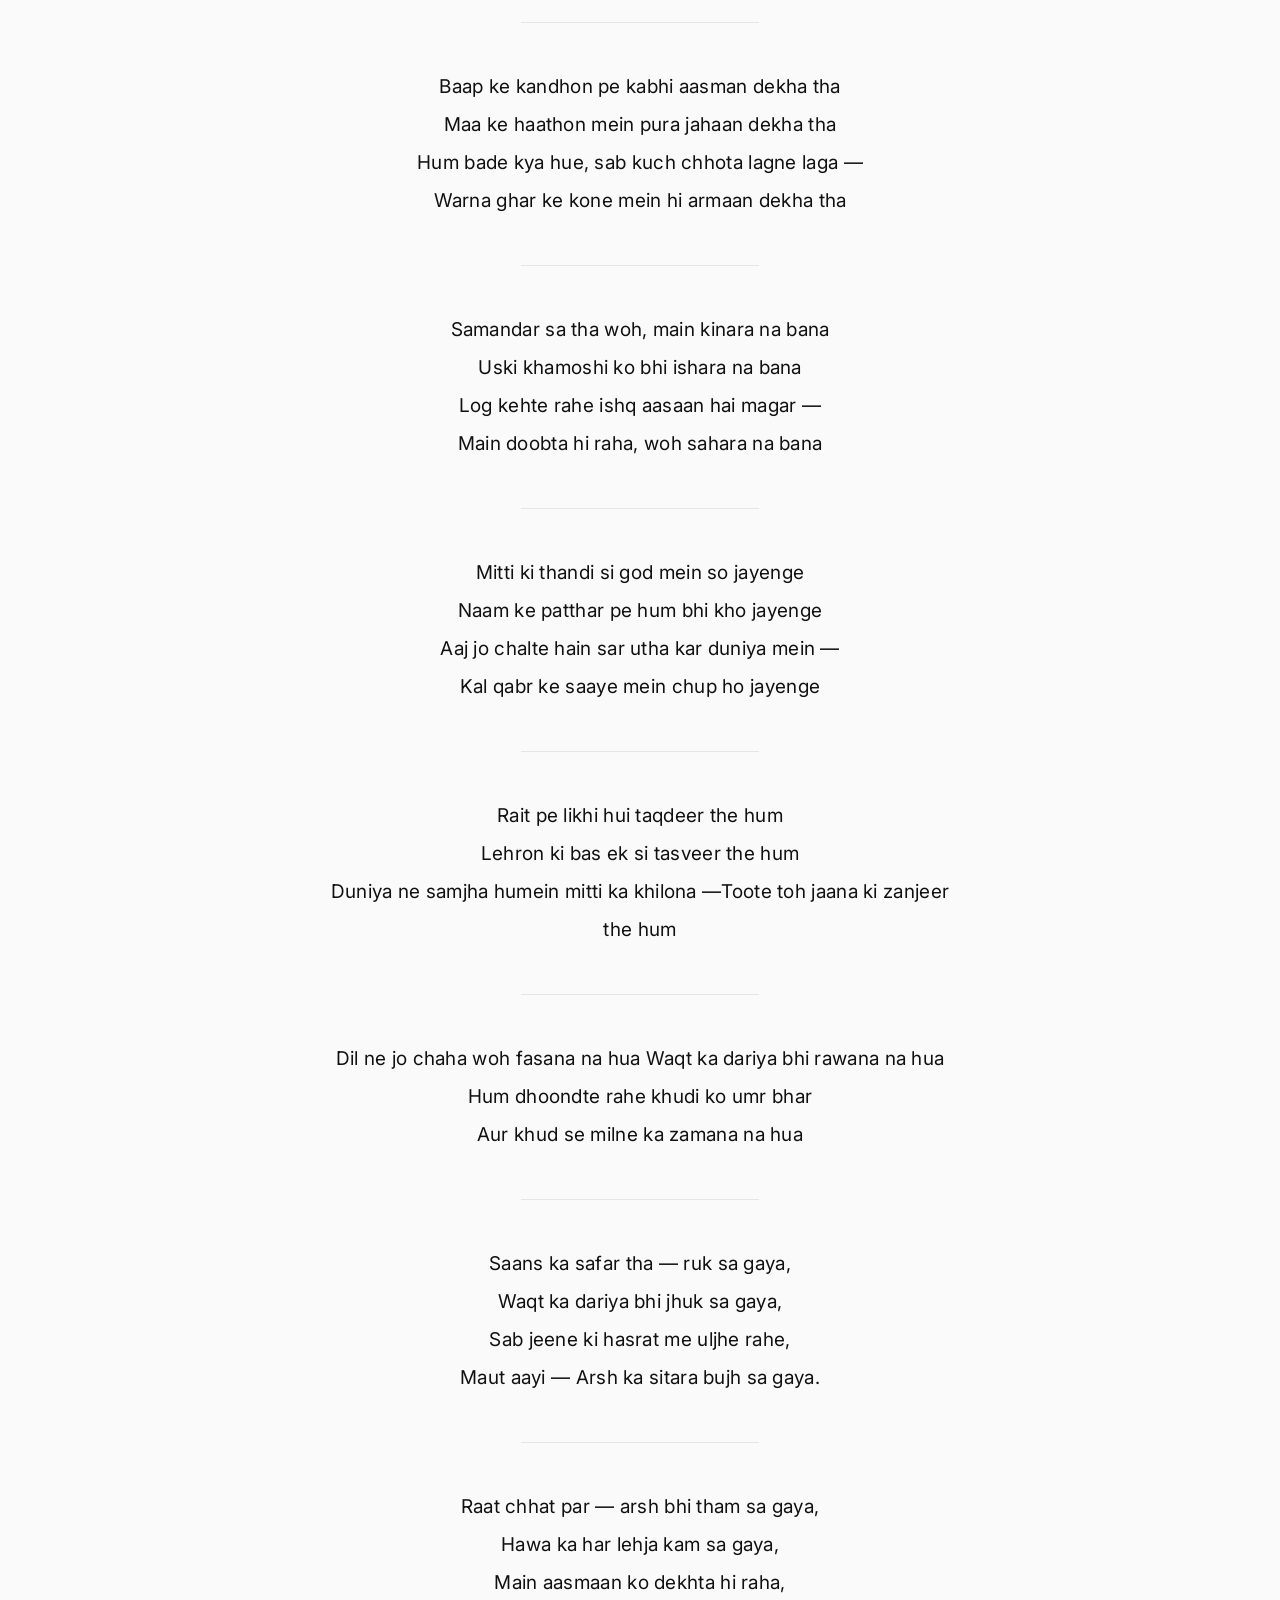
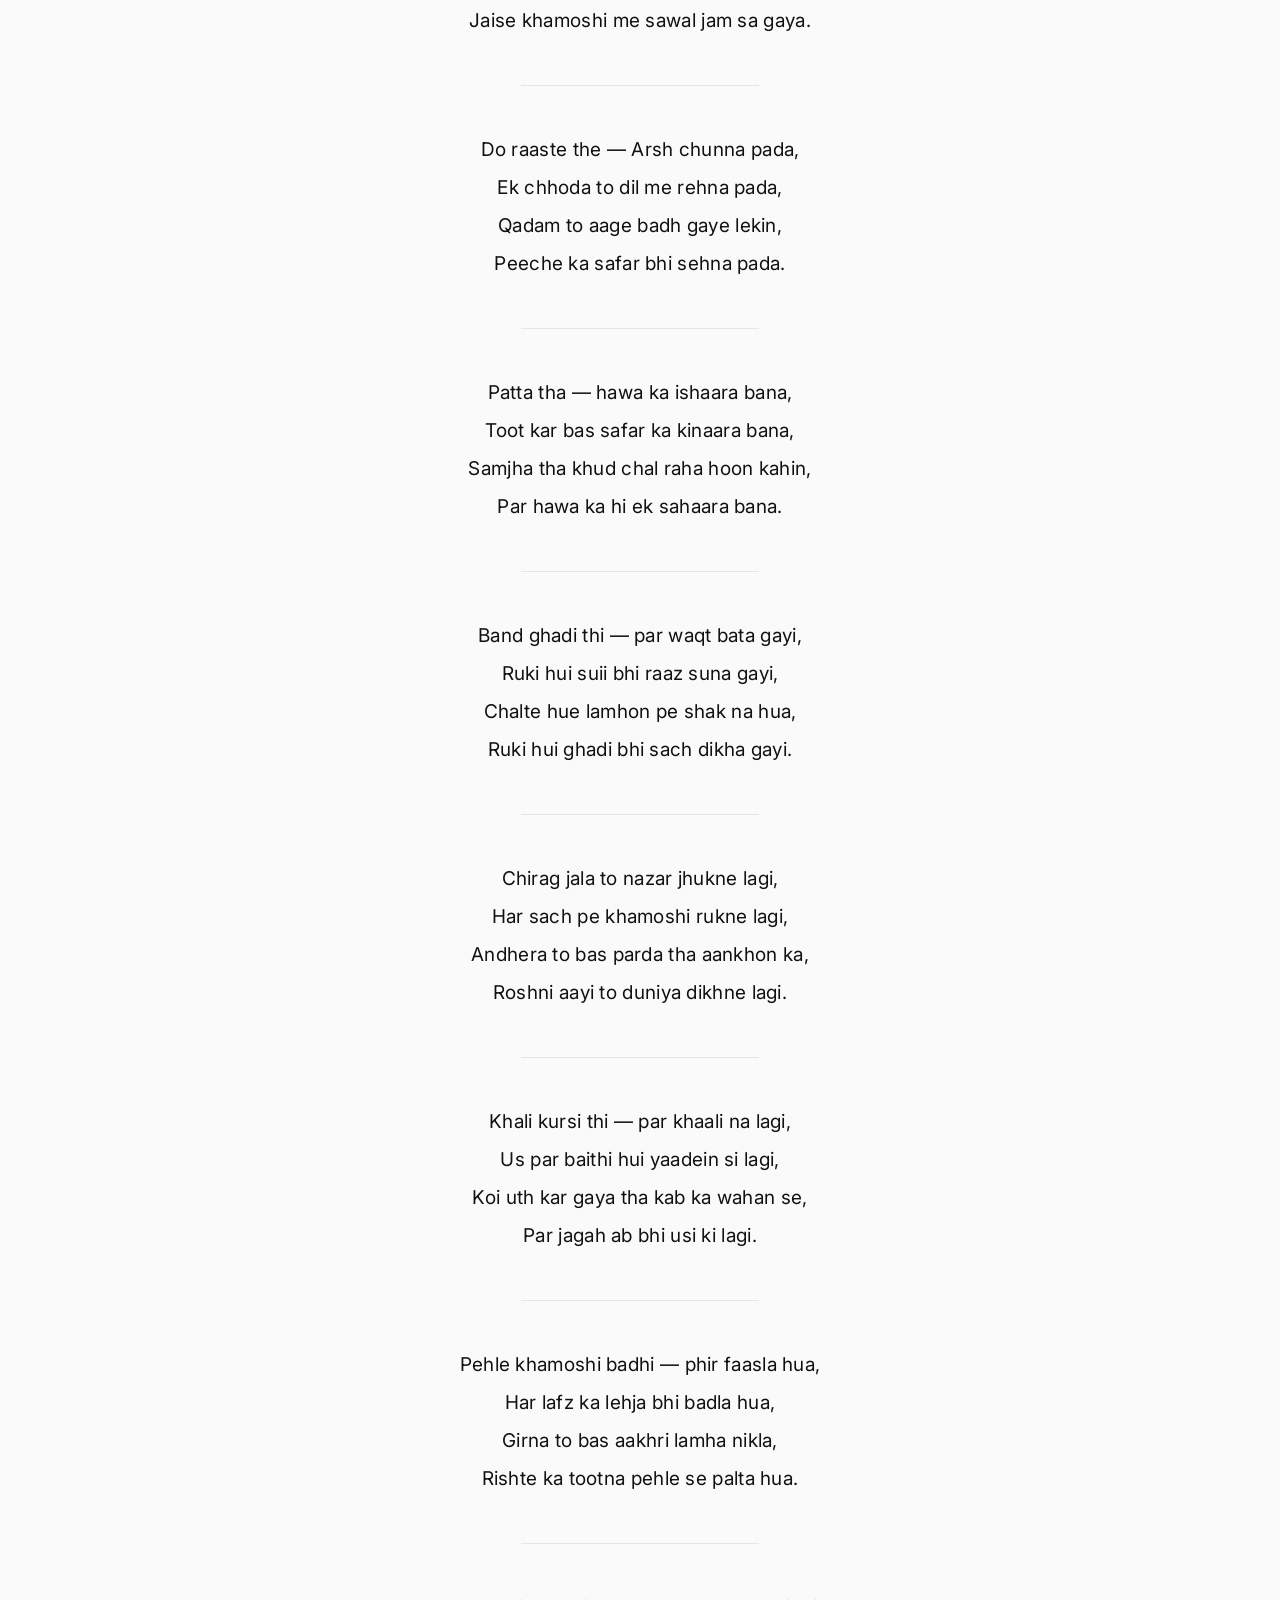
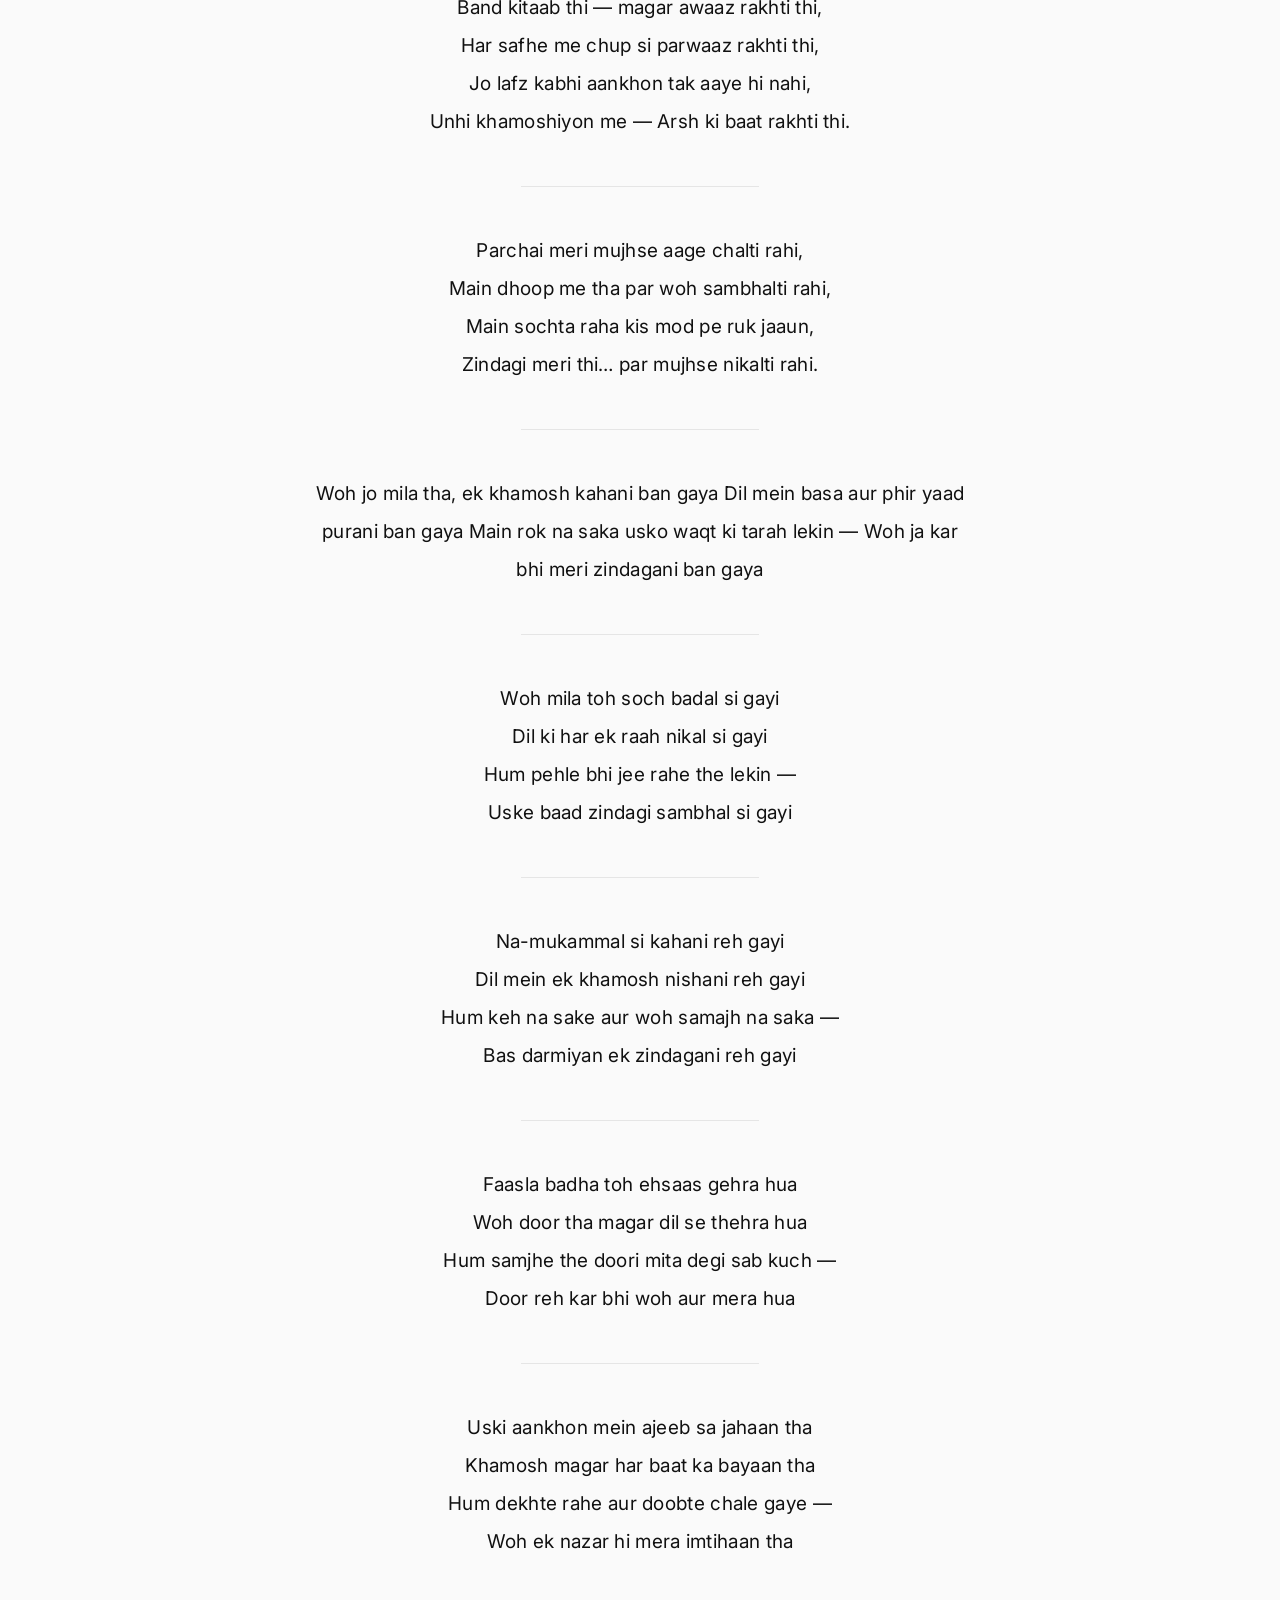
<file: rubai.html>
<!DOCTYPE html>
<html lang="en">

<head>
  
<meta charset="UTF-8">
<meta name="viewport" content="width=device-width, initial-scale=1.0">

<title>Rubai | Diwan-e-Arsh</title>

<link rel="stylesheet" href="css/styles.css">

<link href="https://fonts.googleapis.com/css2?family=Playfair+Display:wght@400;600&family=Inter:wght@300;400&display=swap" rel="stylesheet">

</head>


<body>


<!-- Navbar -->

<nav class="navbar">

<div class="logo">
Diwan-e-Arsh
</div>

<div class="menu-toggle" id="mobile-menu">
☰
</div>
  
<ul class="nav-links">

<li><a href="index.html">Home</a></li>
<li><a href="ashaar.html">Ashaar</a></li>
<li><a href="ghazal.html">Ghazal</a></li>
<li><a href="rubai.html">Rubai</a></li>
<li><a href="kalaam.html">Kalaam-e-Fikr</a></li>
<li><a href="khutoot.html">Khutoot</a></li>
<li><a href="about.html">About</a></li>

</ul>

<button id="theme-toggle">
🌙
</button>

</nav>



<!-- Page Header -->

<section class="page-header">

<h1>Rubai</h1>

<p class="subtitle">
Four-Line Reflections
</p>

</section>



<!-- Rubai Section -->

<section class="rubai-section">

<div id="rubai-container">

<!-- CMS Rubai will load here -->

</div>

</section>



<!-- Footer -->

<footer>

<p>Diwan-e-Arsh</p>
<p>© All Rights Reserved</p>

</footer>



<script src="js/main.js"></script>



<!-- CMS Rubai Loader -->

<script>

fetch("/content/rubai.json")
.then(response => response.json())
.then(data => {

const container = document.getElementById("rubai-container");

container.innerHTML = "";

if(data.items){

data.items.slice().reverse().forEach(item => {

const rubai = document.createElement("div");

rubai.classList.add("rubai");

rubai.innerHTML = `
<p>
${item.text.replace(/\n/g,"<br>")}
</p>
<hr>
`;

container.appendChild(rubai);

});

}

})
.catch(error => console.log("Rubai Load Error", error));

</script>


</body>
</html>
</file>
<file: css/styles.css>
/* Reset */

* {
margin: 0;
padding: 0;
box-sizing: border-box;
}


/* Base */

body {
font-family: 'Inter', sans-serif;
background: #fafafa;
color: #111;
line-height: 1.8;
transition: 0.3s ease;
}


h1, h2, h3 {
font-family: 'Playfair Display', serif;
font-weight: 500;
}


html {
scroll-behavior: smooth;
}



/* Navbar */

.navbar {
position: absolute;
top: 0;
left: 0;
width: 100%;
display: flex;
justify-content: space-between;
align-items: center;
padding: 25px 40px;
z-index: 1000;
}


.logo {
font-size: 18px;
letter-spacing: 2px;
font-weight: 500;
}



/* Nav Links Desktop */

.nav-links {
display: flex;
gap: 35px;
list-style: none;
}


.nav-links a {
text-decoration: none;
color: inherit;
font-size: 14px;
letter-spacing: 1px;
transition: 0.3s ease;
}


.nav-links a:hover {
opacity: 0.6;
}



/* Theme Toggle */

#theme-toggle {
background: none;
border: none;
font-size: 18px;
cursor: pointer;
}



/* Mobile Menu Button */

.menu-toggle {
display: none;
font-size: 22px;
cursor: pointer;
z-index: 1100;
}



/* Premium Mobile Menu */

@media (max-width: 768px){

.nav-links {

position: fixed;
top: 0;
left: 0;

width: 100%;
height: 100vh;

background: #fafafa;

display: flex;
flex-direction: column;
justify-content: center;
align-items: center;

gap: 35px;

transform: translateY(-100%);
transition: 0.5s ease;

z-index: 1000;

}


.dark .nav-links {
background: #0b0b0b;
}


.nav-links.active {
transform: translateY(0);
}


.menu-toggle {
display: block;
}


.nav-links a {
font-size: 22px;
letter-spacing: 2px;
}

}

/* Default Navbar (Light Mode) */

.navbar {
color: #111;
}


/* Dark Mode Navbar */

.dark .navbar {
color: #fff;
}

/* Hero Section */

.hero {
height: 100vh;
background: url("../images/hero.jpg") center/cover no-repeat;
}

/* Fix Navbar Visibility Over Hero */

.hero {
position: relative;
}

.hero::before {
content: "";
position: absolute;
top: 0;
left: 0;
width: 100%;
height: 120px;
background: linear-gradient(
to bottom,
rgba(0,0,0,0.55),
rgba(0,0,0,0)
);
z-index: 1;
}

.navbar {
position: absolute;
z-index: 2;
color: #fff;
}

.dark .navbar {
color: #fff;
}

/* ===============================
   Navbar Color Fix
=============================== */

.navbar {
background: transparent;
color: #111;
}

.navbar a {
color: inherit;
}

#theme-toggle {
color: inherit;
}

.menu-toggle {
color: inherit;
}

.dark .navbar {
color: #fff;
}


/* Sections Base */

section {
padding: 120px 20px;
max-width: 900px;
margin: auto;
text-align: center;
}


h2 {
font-size: 32px;
margin-bottom: 40px;
letter-spacing: 1px;
}
 
 
/* Ashaar Section */

.ashaar p {
font-size: 18px;
margin-bottom: 30px;
max-width: 700px;
margin-left: auto;
margin-right: auto;
}


hr {
width: 40%;
margin: 40px auto;
border: none;
border-top: 1px solid #e5e5e5;
}


.dark hr {
border-color: #333;
}



/* Explore Button */

.explore-btn {
display: inline-block;
margin-top: 20px;
text-decoration: none;
color: inherit;
border-bottom: 1px solid #111;
padding-bottom: 3px;
transition: 0.3s;
}


.dark .explore-btn {
border-color: #fff;
}


.explore-btn:hover {
opacity: 0.6;
}



/* Ghazal Section */

.ghazal-list {
list-style: none;
display: flex;
flex-direction: column;
gap: 20px;
margin-bottom: 30px;
}


.ghazal-list li {
transition: 0.3s;
}


.ghazal-list a {
text-decoration: none;
color: inherit;
font-size: 18px;
letter-spacing: 1px;
}


.ghazal-list li:hover {
opacity: 0.6;
}



/* Rubai Section */

.rubai p {
font-size: 18px;
margin-bottom: 30px;
max-width: 700px;
margin-left: auto;
margin-right: auto;
}



/* Contact Section */

.contact {
text-align: center;
}


.contact p {
margin-top: 25px;
font-size: 14px;
letter-spacing: 1px;
opacity: 0.7;
}


.contact a {
display: block;
margin-top: 10px;
font-size: 18px;
text-decoration: none;
color: inherit;
transition: 0.3s;
}


.contact a:hover {
opacity: 0.6;
}



/* Footer */

footer {
margin-top: 80px;
padding: 40px 20px;
border-top: 1px solid #eee;
text-align: center;
}


.dark footer {
border-color: #333;
}



/* Dark Mode */

.dark {
background: #0b0b0b;
color: #f5f5f5;
}



/* Mobile Improvements */

@media (max-width:768px){

section {
padding: 80px 20px;
}

h2 {
font-size: 26px;
}

.ashaar p,
.rubai p {
font-size: 16px;
line-height: 1.9;
}

.logo {
font-size: 16px;
}

}



/* Smooth Fade Animation */

section {
opacity: 0;
transform: translateY(20px);
animation: fadeIn 0.8s ease forwards;
}


@keyframes fadeIn {

to {
opacity: 1;
transform: translateY(0);
}

}



/* Menu Link Animation */

.nav-links a {
opacity: 0;
transform: translateY(10px);
transition: 0.4s ease;
}


.nav-links.active a {
opacity: 1;
transform: translateY(0);
}
/* Page Header */

.page-header {
padding-top: 160px;
padding-bottom: 60px;
text-align: center;
}


.page-header h1 {
font-size: 42px;
letter-spacing: 2px;
margin-bottom: 10px;
}


.subtitle {
font-size: 14px;
opacity: 0.6;
letter-spacing: 1px;
}



/* Ashaar Section */

.ashaar-section {
max-width: 800px;
margin: auto;
padding: 40px 20px 120px 20px;
}



/* Individual Ashaar */

.ashaar {
margin-bottom: 40px;
}


.ashaar p {
font-size: 19px;
line-height: 1.9;
text-align: center;
letter-spacing: 0.3px;
}



/* Divider */

.ashaar hr {
width: 35%;
margin: 45px auto;
border: none;
border-top: 1px solid #e5e5e5;
}



/* Dark Mode Divider */

.dark .ashaar hr {
border-color: #333;
}



/* Smooth Reading Space */

#ashaar-container {
display: flex;
flex-direction: column;
gap: 20px;
}
/* Fade Animation */

.ashaar {
opacity: 0;
transform: translateY(20px);
animation: fadeUp 0.8s ease forwards;
}

@keyframes fadeUp {

to {
opacity: 1;
transform: translateY(0);
}

}



/* Smooth Hover Effect */

.ashaar p {
transition: 0.3s ease;
}

.ashaar p:hover {
opacity: 0.85;
}



/* Dark Mode */

.dark .page-header h1 {
color: #f5f5f5;
}

.dark .subtitle {
opacity: 0.6;
}

.dark .ashaar p {
color: #e5e5e5;
}



/* Mobile Responsive */

@media (max-width: 768px){

.page-header {
padding-top: 130px;
padding-bottom: 40px;
}


.page-header h1 {
font-size: 32px;
}


.subtitle {
font-size: 13px;
}


.ashaar-section {
padding: 20px 20px 80px 20px;
}


.ashaar p {
font-size: 17px;
line-height: 2;
}


.ashaar hr {
width: 50%;
margin: 35px auto;
}

}



/* Extra Small Devices */

@media (max-width:480px){

.page-header h1 {
font-size: 28px;
}

.ashaar p {
font-size: 16px;
}

}



/* Better Reading Width */

.ashaar-section {
max-width: 720px;
}



/* Smooth Scroll Feel */

html {
scroll-behavior: smooth;
}
/* ===============================
   Ghazal Navigation
=============================== */

.ghazal-nav {
max-width: 900px;
margin: 0 auto;
padding: 40px 20px 80px;
text-align: center;
}

.ghazal-nav ul {
list-style: none;
display: flex;
flex-wrap: wrap;
justify-content: center;
gap: 20px;
}

.ghazal-nav li {
margin: 5px 10px;
}

.ghazal-nav a {
text-decoration: none;
color: inherit;
font-size: 16px;
letter-spacing: 1px;
padding: 6px 10px;
transition: 0.3s ease;
border-bottom: 1px solid transparent;
}

.ghazal-nav a:hover {
border-bottom: 1px solid currentColor;
opacity: 0.7;
}



/* ===============================
   Ghazal Sections
=============================== */

.ghazal-section {
max-width: 800px;
margin: auto;
padding: 100px 20px;
text-align: center;
}

.ghazal-section h2 {
font-size: 28px;
margin-bottom: 40px;
letter-spacing: 1px;
}



/* ===============================
   Ghazal Content
=============================== */

.ghazal-container {
display: flex;
flex-direction: column;
gap: 40px;
}

.ghazal {
max-width: 650px;
margin: auto;
}

.ghazal p {
font-size: 18px;
line-height: 2;
letter-spacing: 0.3px;
}

.ghazal hr {
width: 40%;
margin: 40px auto;
border: none;
border-top: 1px solid #e5e5e5;
}



/* ===============================
   Dark Mode
=============================== */

.dark .ghazal hr {
border-color: #333;
}

.dark .ghazal-nav a:hover {
opacity: 0.8;
}



/* ===============================
   Page Header (Reuse)
=============================== */

.page-header {
padding-top: 160px;
padding-bottom: 60px;
text-align: center;
}

.page-header h1 {
font-size: 42px;
letter-spacing: 2px;
margin-bottom: 10px;
}

.subtitle {
font-size: 14px;
opacity: 0.6;
letter-spacing: 1px;
}



/* ===============================
   Smooth Scroll Anchor Offset
=============================== */

.ghazal-section {
scroll-margin-top: 120px;
}



/* ===============================
   Fade Animation
=============================== */

.ghazal-section {
opacity: 0;
transform: translateY(20px);
animation: fadeUp 0.8s ease forwards;
}

@keyframes fadeUp {

to {
opacity: 1;
transform: translateY(0);
}

}



/* ===============================
   Mobile Responsive
=============================== */

@media (max-width:768px){

.ghazal-nav ul {
flex-direction: column;
gap: 15px;
}

.ghazal-section {
padding: 70px 20px;
}

.ghazal-section h2 {
font-size: 24px;
}

.ghazal p {
font-size: 16px;
line-height: 2;
}

.page-header {
padding-top: 130px;
}

.page-header h1 {
font-size: 32px;
}

}



/* ===============================
   Small Devices
=============================== */

@media (max-width:480px){

.page-header h1 {
font-size: 28px;
}

.ghazal p {
font-size: 15.5px;
}

}
/* ===============================
   Rubai Section
=============================== */

.rubai-section {
max-width: 800px;
margin: auto;
padding: 40px 20px 120px 20px;
text-align: center;
}



/* ===============================
   Individual Rubai
=============================== */

.rubai {
margin-bottom: 40px;
}

.rubai p {
font-size: 19px;
line-height: 2;
letter-spacing: 0.3px;
max-width: 650px;
margin: auto;
}



/* ===============================
   Divider
=============================== */

.rubai hr {
width: 35%;
margin: 45px auto;
border: none;
border-top: 1px solid #e5e5e5;
}

.dark .rubai hr {
border-color: #333;
}



/* ===============================
   Page Header
=============================== */

.page-header {
padding-top: 160px;
padding-bottom: 60px;
text-align: center;
}

.page-header h1 {
font-size: 42px;
letter-spacing: 2px;
margin-bottom: 10px;
}

.subtitle {
font-size: 14px;
opacity: 0.6;
letter-spacing: 1px;
}



/* ===============================
   Fade Animation
=============================== */

.rubai {
opacity: 0;
transform: translateY(20px);
animation: fadeUp 0.8s ease forwards;
}

@keyframes fadeUp {

to {
opacity: 1;
transform: translateY(0);
}

}



/* ===============================
   Hover Effect
=============================== */

.rubai p {
transition: 0.3s ease;
}

.rubai p:hover {
opacity: 0.85;
}



/* ===============================
   Dark Mode
=============================== */

.dark .rubai p {
color: #e5e5e5;
}

.dark .page-header h1 {
color: #f5f5f5;
}



/* ===============================
   Mobile Responsive
=============================== */

@media (max-width:768px){

.page-header {
padding-top: 130px;
padding-bottom: 40px;
}

.page-header h1 {
font-size: 32px;
}

.subtitle {
font-size: 13px;
}

.rubai-section {
padding: 20px 20px 80px 20px;
}

.rubai p {
font-size: 17px;
line-height: 2.1;
}

.rubai hr {
width: 50%;
margin: 35px auto;
}

}



/* ===============================
   Small Devices
=============================== */

@media (max-width:480px){

.page-header h1 {
font-size: 28px;
}

.rubai p {
font-size: 16px;
}

}



/* ===============================
   Better Reading Width
=============================== */

.rubai-section {
max-width: 720px;
}



/* ===============================
   Smooth Scroll
=============================== */

html {
scroll-behavior: smooth;
}
/* ===============================
   About Section
=============================== */

.about-section {
max-width: 800px;
margin: auto;
padding: 40px 20px 120px 20px;
}


.about-content {
max-width: 720px;
margin: auto;
}



/* ===============================
   About Text
=============================== */

.about-content p {
font-size: 18px;
line-height: 2;
margin-bottom: 28px;
letter-spacing: 0.3px;
}


.about-intro {
font-size: 20px;
font-weight: 500;
margin-bottom: 40px;
}


.about-closing {
margin-top: 40px;
font-size: 19px;
line-height: 2;
}



/* ===============================
   Page Header
=============================== */

.page-header {
padding-top: 160px;
padding-bottom: 60px;
text-align: center;
}

.page-header h1 {
font-size: 42px;
letter-spacing: 2px;
margin-bottom: 10px;
}

.subtitle {
font-size: 14px;
opacity: 0.6;
letter-spacing: 1px;
}



/* ===============================
   Contact Section
=============================== */

.contact {
text-align: center;
padding: 80px 20px;
}

.contact h2 {
margin-bottom: 20px;
font-size: 28px;
}

.contact p {
margin-top: 20px;
font-size: 14px;
opacity: 0.7;
}

.contact a {
display: block;
margin-top: 10px;
font-size: 18px;
text-decoration: none;
color: inherit;
transition: 0.3s;
}

.contact a:hover {
opacity: 0.6;
}



/* ===============================
   Footer
=============================== */

footer {
margin-top: 60px;
padding: 40px 20px;
text-align: center;
border-top: 1px solid #e5e5e5;
}

.dark footer {
border-color: #333;
}



/* ===============================
   Fade Animation
=============================== */

.about-content p {
opacity: 0;
transform: translateY(20px);
animation: fadeUp 0.8s ease forwards;
}

@keyframes fadeUp {

to {
opacity: 1;
transform: translateY(0);
}

}



/* ===============================
   Dark Mode
=============================== */

.dark .about-content p {
color: #e5e5e5;
}

.dark .about-intro {
color: #f5f5f5;
}

.dark .about-closing {
color: #f5f5f5;
}

/* ===============================
   Appreciation Section
=============================== */

.appreciation-section {
margin: 140px auto;
padding: 0 20px;
}

.appreciation-inner {
max-width: 540px;
margin: auto;
text-align: center;
}


/* Divider */

.divider {
width: 60px;
height: 1px;
background: currentColor;
opacity: 0.25;
margin: 0 auto 35px auto;
}


/* Heading */

.appreciation-heading {
font-family: 'Playfair Display', serif;
font-size: 26px;
letter-spacing: 1px;
margin-bottom: 14px;
}


/* Subtext */

.appreciation-subtext {
font-size: 15.5px;
line-height: 1.9;
opacity: 0.65;
margin-bottom: 50px; /* increased gap */
}



/* Textarea */

.appreciation-section textarea {
width: 100%;
height: 120px;
padding: 18px;
border-radius: 8px;   /* curved corners */
border: 1px solid rgba(0,0,0,0.15);
background: transparent;
color: inherit;
font-family: inherit;
font-size: 15px;
line-height: 1.7;
resize: none;
transition: 0.3s ease;
margin-top: 10px; /* spacing */
}


/* Textarea Focus */

.appreciation-section textarea:focus {
outline: none;
border-color: rgba(0,0,0,0.4);
}



/* WhatsApp Button */

.appreciation-section button {
margin-top: 30px;
padding: 12px 30px;
border-radius: 6px;
border: 1px solid #111;
background: transparent;
cursor: pointer;
font-size: 12px;
letter-spacing: 2px;
transition: 0.3s ease;
color: #111;
}


.appreciation-section button:hover {
opacity: 0.65;
}



/* ===============================
   Dark Mode Fix
=============================== */

.dark .appreciation-section textarea {
border: 1px solid rgba(255,255,255,0.25);
}

.dark .appreciation-section textarea:focus {
border-color: rgba(255,255,255,0.6);
}


.dark .appreciation-section button {
border: 1px solid #fff;
color: #fff;
}



/* ===============================
   Mobile
=============================== */

@media(max-width:768px){

.appreciation-section {
margin: 100px auto;
}

.appreciation-heading {
font-size: 24px;
}

.appreciation-subtext {
font-size: 15px;
margin-bottom: 40px;
}

.appreciation-section textarea {
height: 110px;
padding: 16px;
}

}

/* ===============================
   Homepage Navbar Fix Only
=============================== */

/* White navbar only over hero */
.home .navbar {
color: #fff;
}

/* Keep mobile menu normal */
@media (max-width:768px){

.home .nav-links {
background: #fafafa;
}

.dark .home .nav-links {
background: #0b0b0b;
}

.home .nav-links a {
color: #111;
}

.dark .home .nav-links a {
color: #fff;
}

}


/* Hero gradient only homepage */

.home .hero::before {
content: "";
position: absolute;
top: 0;
left: 0;
width: 100%;
height: 140px;
background: linear-gradient(
to bottom,
rgba(0,0,0,0.55),
rgba(0,0,0,0)
);
z-index: 1;
}

/* ===============================
   Kalaam-e-Fikr Hero
=============================== */

.kalaam-hero{
height:70vh;
display:flex;
flex-direction:column;
justify-content:center;
align-items:center;
text-align:center;
padding:20px;
}

.kalaam-hero h1{
font-size:clamp(28px,4vw,42px);
letter-spacing:3px;
white-space:nowrap;
font-weight:500;
}

.hero-divider{
width:60px;
height:1px;
background:rgba(0,0,0,0.2);
margin:20px auto;
}

.dark .hero-divider{
background:rgba(255,255,255,0.2);
}

.kalaam-hero .subtitle{
opacity:.7;
letter-spacing:2px;
margin-top:10px;
}



/* ===============================
   Premium Index Navigation
=============================== */

.kalaam-index{
text-align:center;
padding:60px 20px;
max-width:800px;
margin:auto;
}

.index-line{
width:100%;
height:1px;
background:rgba(0,0,0,0.08);
margin:25px 0;
}

.dark .index-line{
background:rgba(255,255,255,0.08);
}

.index-links{
display:flex;
justify-content:center;
align-items:center;
gap:18px;
flex-wrap:wrap;
}

.index-links a{
text-decoration:none;
font-size:14px;
letter-spacing:2px;
opacity:.6;
transition:0.3s ease;
position:relative;
}

.index-links a:hover{
opacity:1;
transform:translateY(-2px);
}

.index-links span{
opacity:.3;
font-size:12px;
}



/* ===============================
   Kalaam Sections
=============================== */

.kalaam-section{
max-width:750px;
margin:auto;
padding:140px 20px;
text-align:center;
}



/* ===============================
   Section Headings
=============================== */

.kalaam-heading{
margin-bottom:60px;
}

.kalaam-heading h2{
font-size:30px;
letter-spacing:2px;
margin-bottom:20px;
font-weight:500;
}

.heading-line{
width:40px;
height:1px;
background:rgba(0,0,0,0.2);
margin:auto;
margin-bottom:60px;
}

.dark .heading-line{
background:rgba(255,255,255,0.2);
}



/* ===============================
   Kalaam Content
=============================== */

.kalaam-container{
display:flex;
flex-direction:column;
gap:70px;
}

.kalaam{
font-size:18px;
line-height:2;
letter-spacing:0.4px;
}



/* ===============================
   Smooth Scroll
=============================== */

html{
scroll-behavior:smooth;
}



/* ===============================
   Mobile Responsive
=============================== */

@media(max-width:768px){

.kalaam-hero{
height:60vh;
}

.kalaam-hero h1{
font-size:28px;
}

.kalaam-index{
padding:40px 20px;
}

.kalaam-section{
padding:90px 20px;
}

.kalaam-heading h2{
font-size:24px;
}

.kalaam{
font-size:16px;
}

}



/* ===============================
   Ultra Small Devices
=============================== */

@media(max-width:420px){

.index-links{
gap:10px;
}

.kalaam-hero h1{
font-size:24px;
}

}
/* Kalaam Index Links */

.index-links a{
text-decoration:none;
font-size:14px;
letter-spacing:2px;
opacity:.65;
transition:0.35s ease;
color:#111;
}

.index-links a:hover{
opacity:1;
color:#bfa46f;
transform:translateY(-2px);
}


/* Dark Mode */

.dark .index-links a{
color:#eaeaea;
}

.dark .index-links a:hover{
color:#bfa46f;
}
/* ===============================
Khutoot Hero
=============================== */

.khutoot-hero{
height:65vh;
display:flex;
flex-direction:column;
justify-content:center;
align-items:center;
text-align:center;
}

.khutoot-hero h1{
font-size:clamp(30px,4vw,42px);
letter-spacing:3px;
font-family:'Playfair Display',serif;
}

.khutoot-hero .subtitle{
opacity:.7;
letter-spacing:2px;
margin-top:10px;
}



/* ===============================
Letter Layout
=============================== */

.khutoot-section{
max-width:780px;
margin:auto;
padding:120px 20px;
}

.khutoot{
margin-bottom:120px;
padding:70px 50px;
border:1px solid rgba(0,0,0,0.06);
border-radius:6px;
}



/* Letter Header */

.khutoot-header{
margin-bottom:40px;
}

.khutoot-date{
font-size:13px;
opacity:.5;
letter-spacing:1px;
margin-bottom:10px;
}

.khutoot-title{
font-size:22px;
font-family:'Playfair Display',serif;
}



/* Letter Content */

.khutoot-content{
font-family:'Cormorant Garamond',serif;
font-size:20px;
line-height:2.1;
letter-spacing:.3px;
}



/* Signature */

.khutoot-sign{
margin-top:40px;
font-style:italic;
opacity:.7;
font-family:'Playfair Display',serif;
}



/* Dark Mode */

.dark .khutoot{
border:1px solid rgba(255,255,255,0.08);
}



/* Mobile */

@media(max-width:768px){

.khutoot{
padding:40px 25px;
}

.khutoot-content{
font-size:18px;
}

}
/* ===============================
   Mobile Responsive
=============================== */

@media (max-width:768px){

.page-header {
padding-top: 130px;
padding-bottom: 40px;
}

.page-header h1 {
font-size: 32px;
}

.about-content p {
font-size: 16.5px;
line-height: 2;
}

.about-intro {
font-size: 18px;
}

.about-closing {
font-size: 17px;
}

.contact h2 {
font-size: 24px;
}

}



/* ===============================
   Small Devices
=============================== */

@media (max-width:480px){

.page-header h1 {
font-size: 28px;
}

.about-content p {
font-size: 16px;
}

}
</file>
